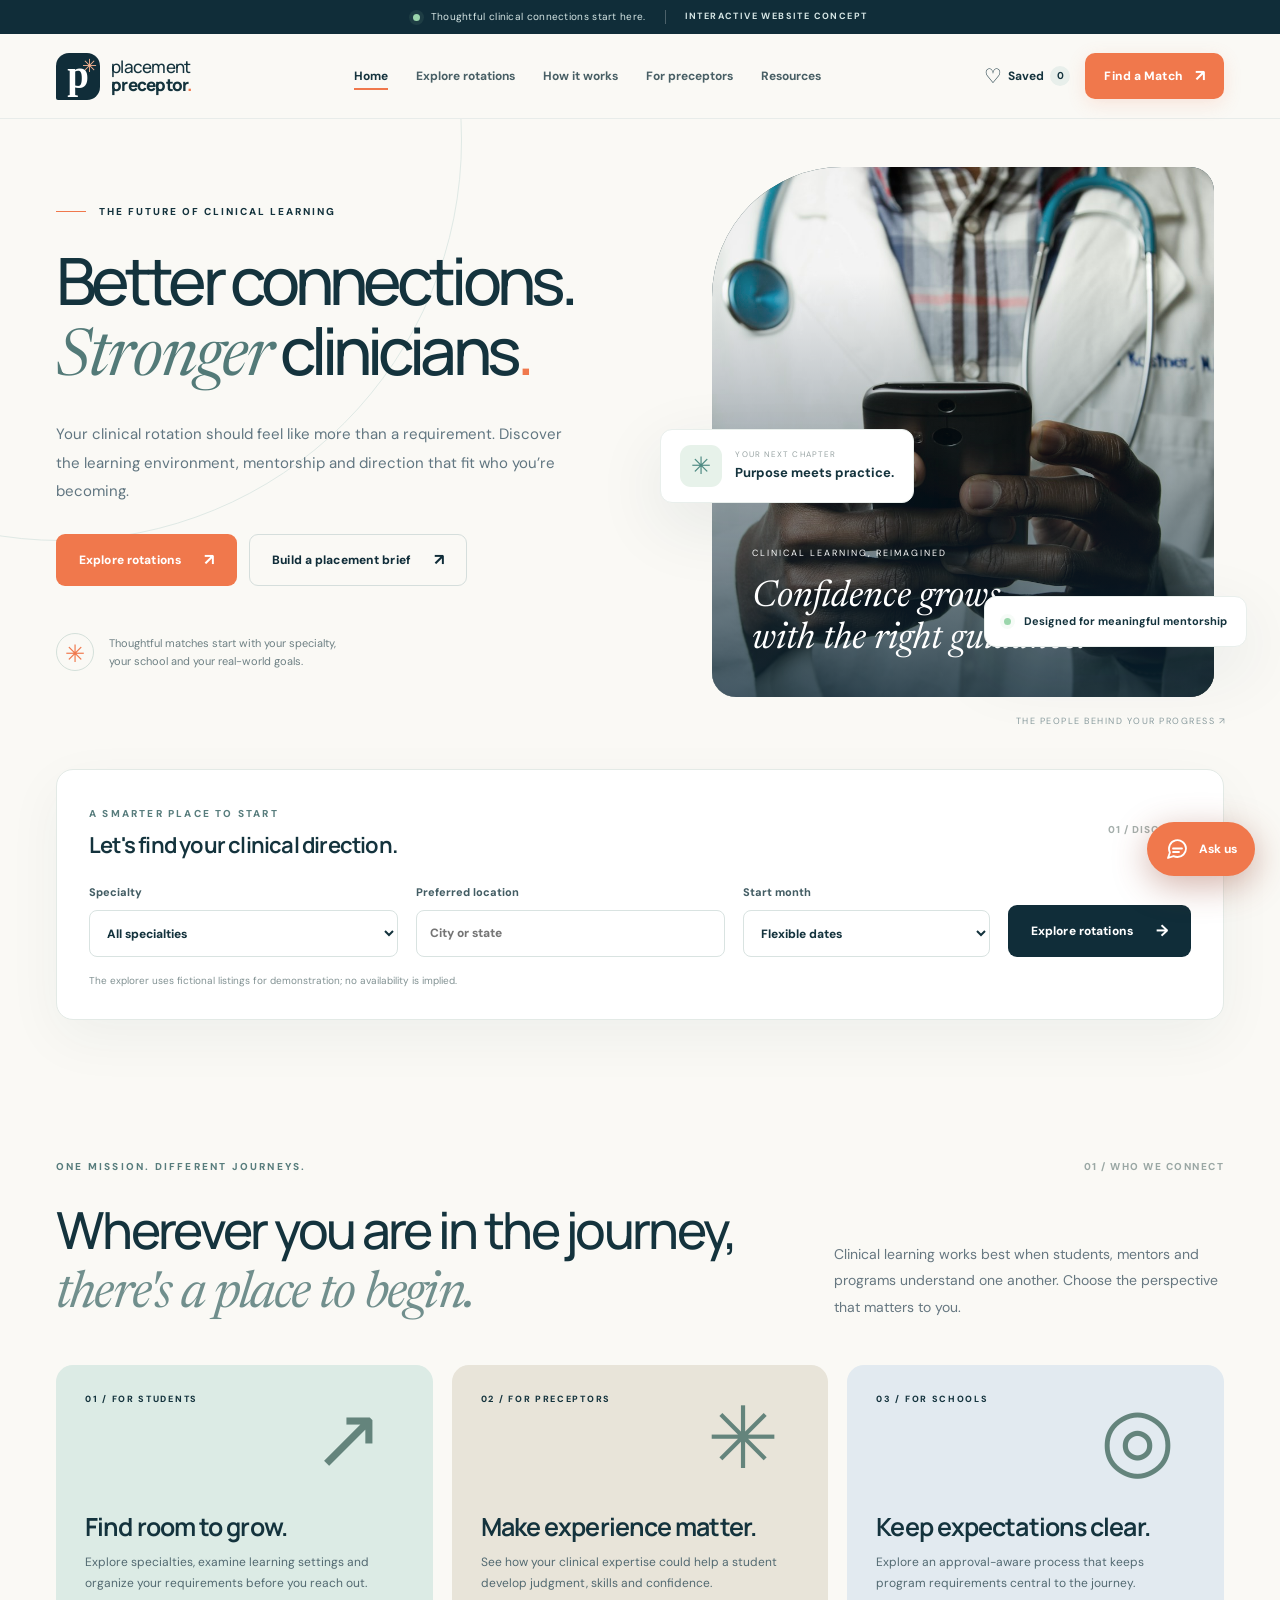
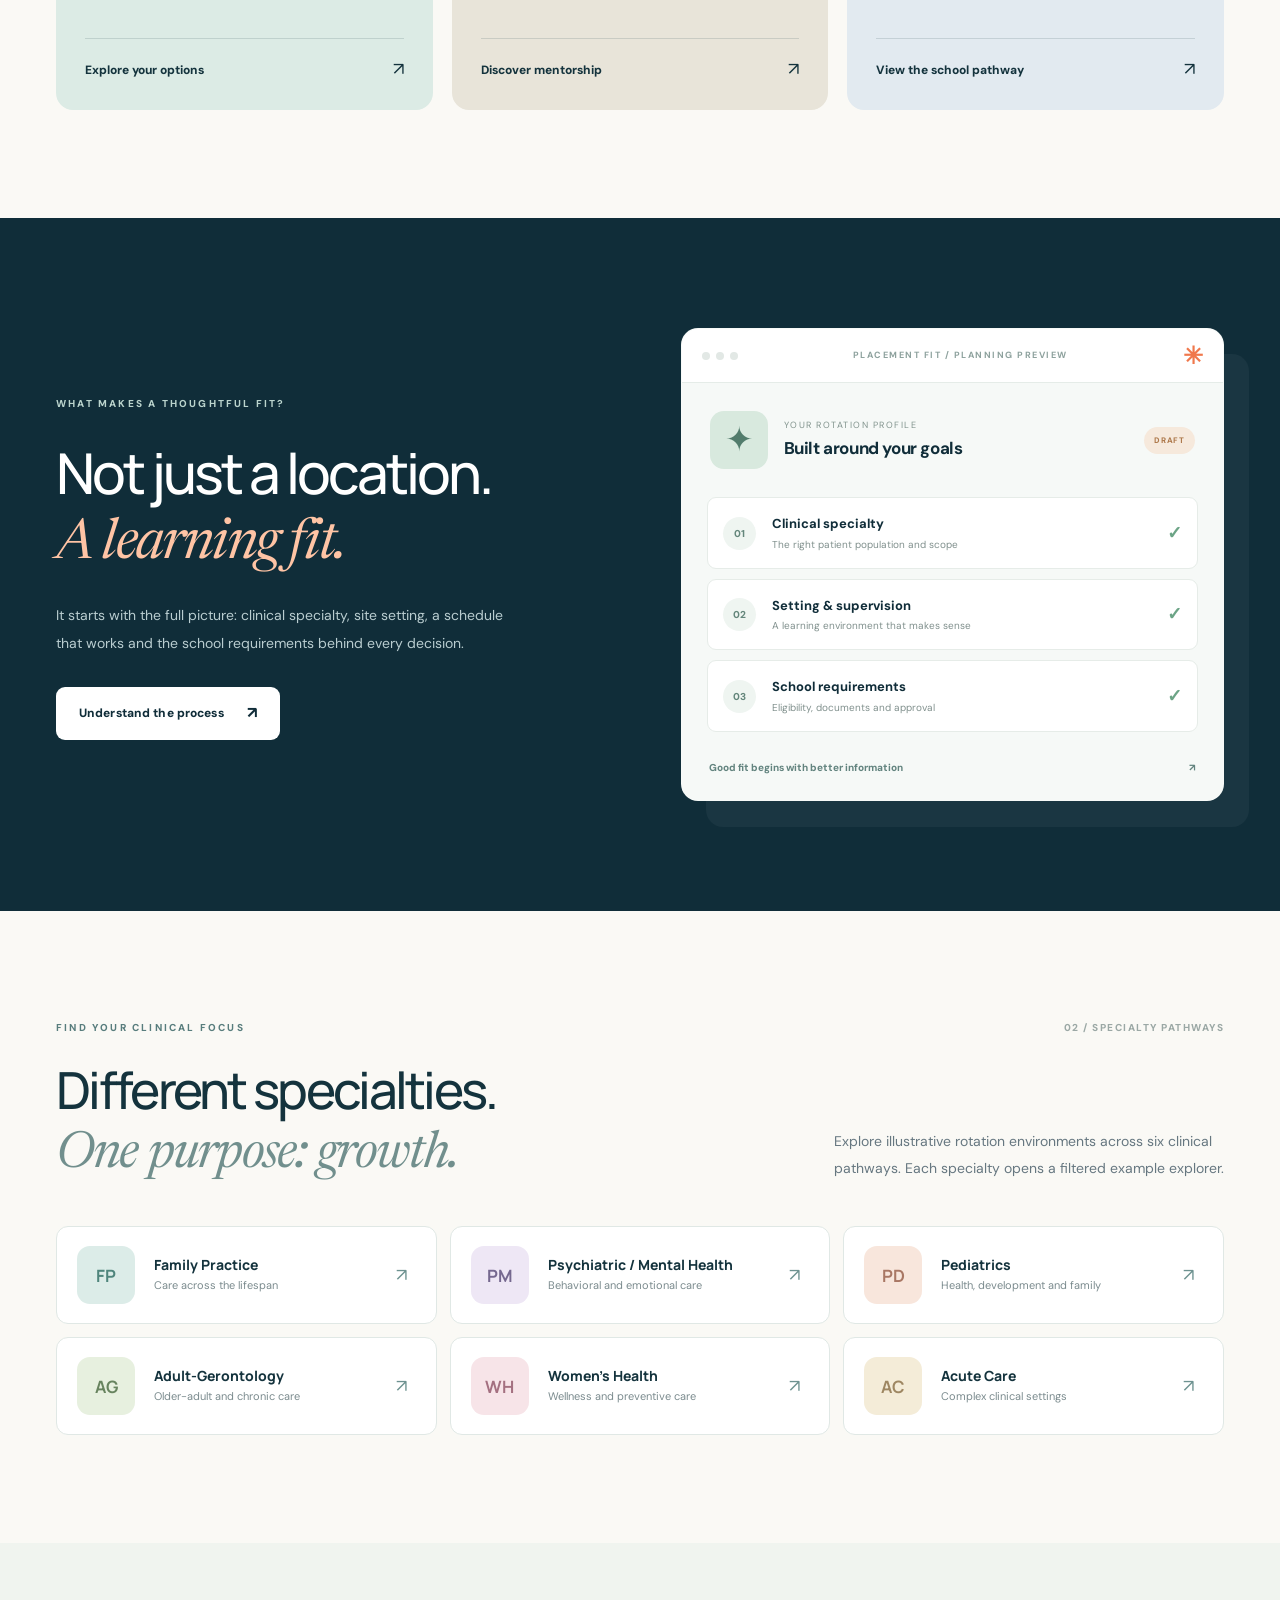
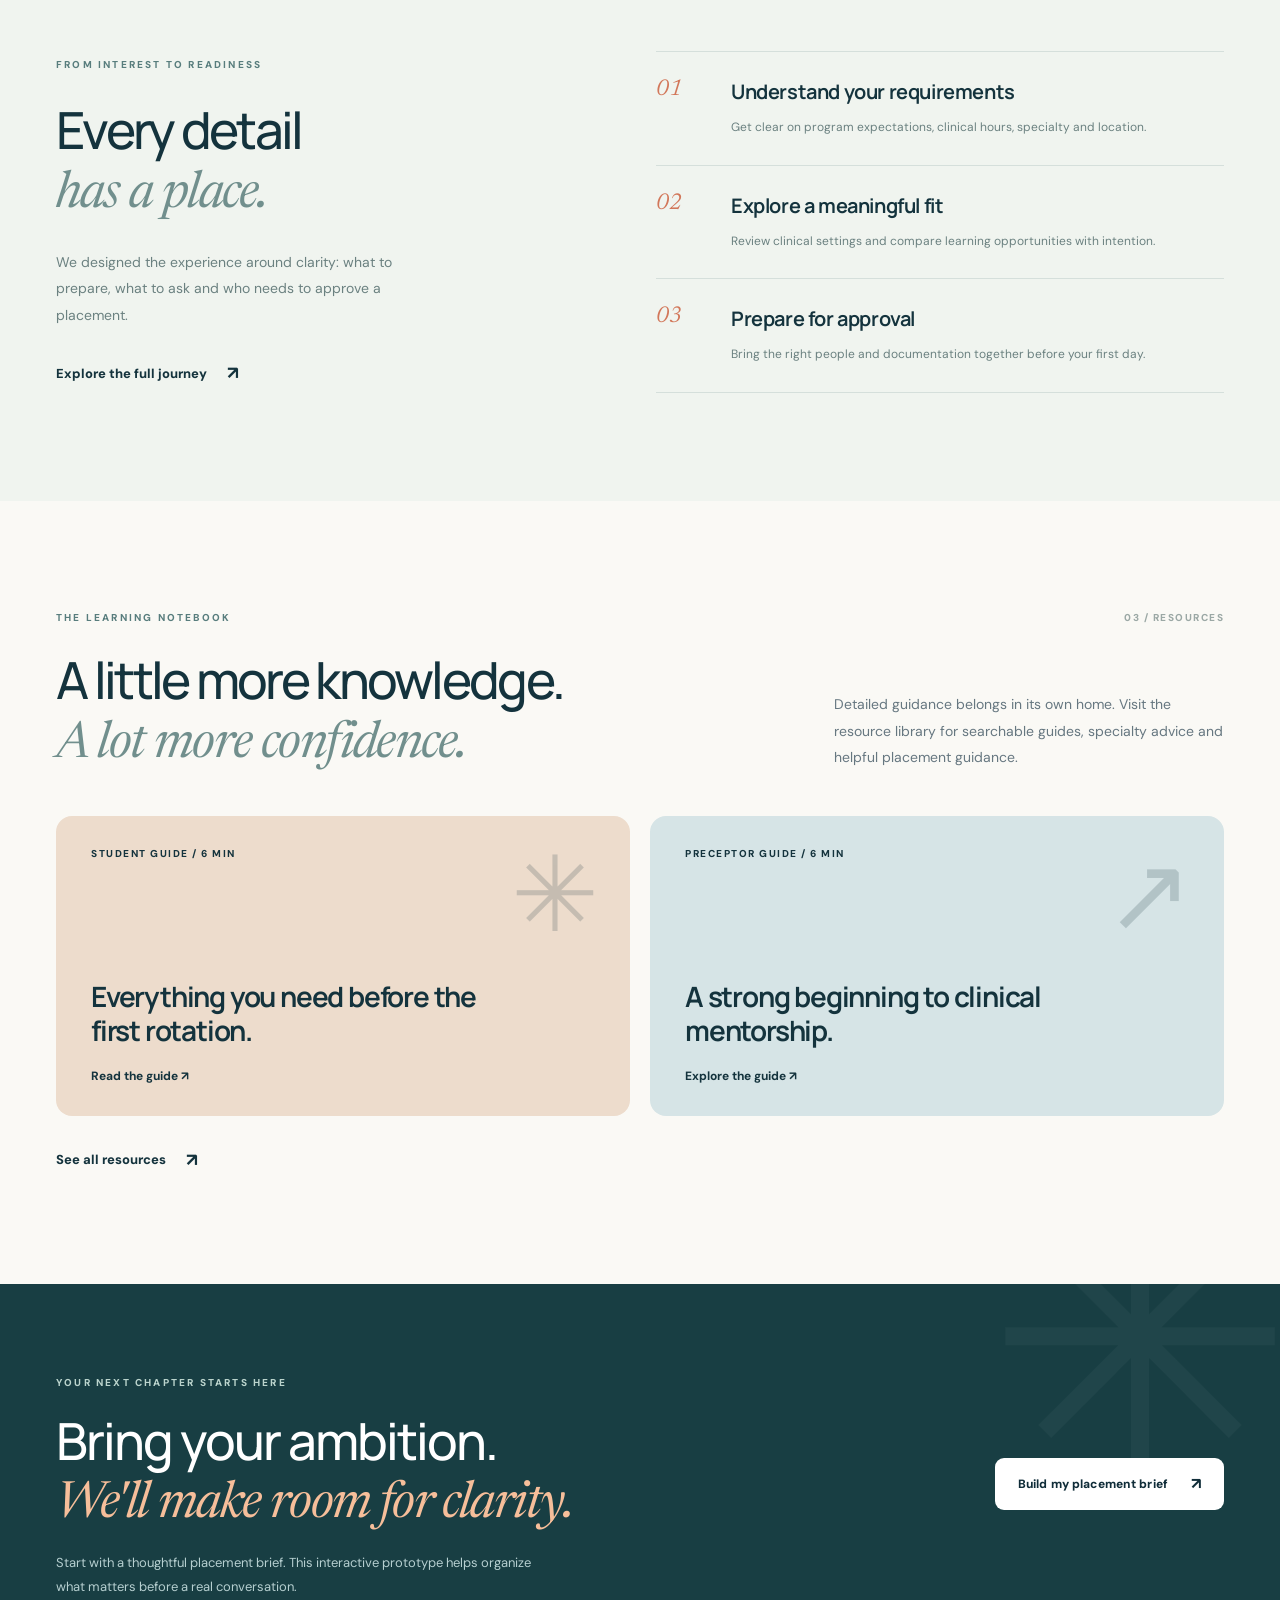
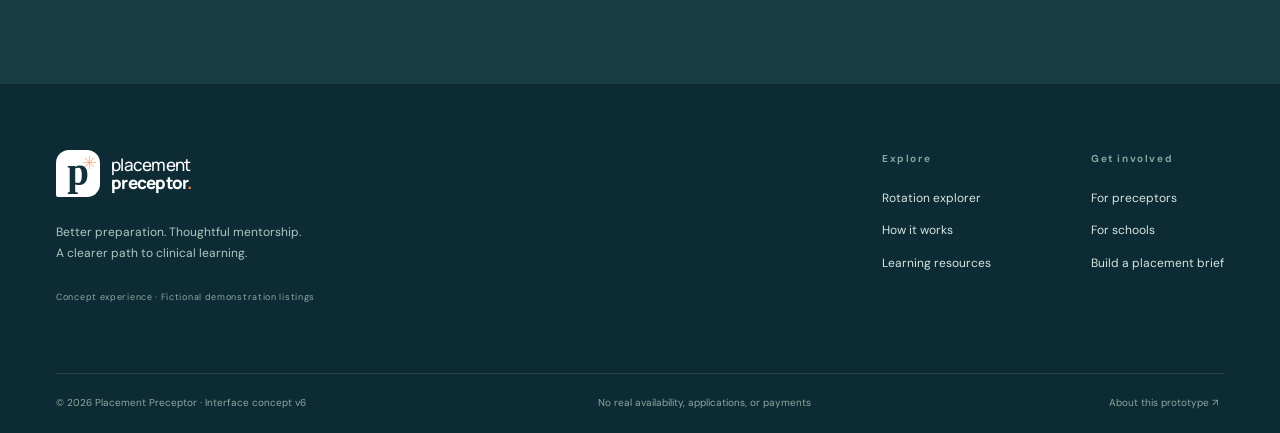
<file: index.html>
<!doctype html>
<html lang="en"><head>
<meta charset="utf-8"><meta name="viewport" content="width=device-width,initial-scale=1"><meta name="theme-color" content="#102d39">
<meta name="description" content="Explore an interactive clinical placement concept for students, preceptors and schools. Discover learning settings, mentorship and planning tools."><title>Better connections. Stronger clinicians. | Placement Preceptor</title>
<link rel="preconnect" href="https://fonts.googleapis.com"><link rel="preconnect" href="https://fonts.gstatic.com" crossorigin>
<link href="https://fonts.googleapis.com/css2?family=DM+Sans:wght@400;500;600;700;800&family=Manrope:wght@400;500;600;700;800&family=Newsreader:ital,opsz,wght@0,6..72,400;1,6..72,400&display=swap" rel="stylesheet">
<link rel="stylesheet" href="style.css"><script src="data.js" defer></script><script src="app.js" defer></script><script src="chat.js" defer></script></head>
<body data-page="home"><a class="skip-link" href="#main">Skip to content</a>
<div class="announcement"><span class="announcement-dot"></span><span>Thoughtful clinical connections start here.</span><span class="announcement-sep"></span><strong>INTERACTIVE WEBSITE CONCEPT</strong></div>
<header class="site-header" id="site-header"><div class="container header-row"><a class="brand" href="index.html" aria-label="Placement Preceptor home"><span class="brand-mark">p<span>✳</span></span><span class="brand-word">placement<strong>preceptor<span>.</span></strong></span></a><nav class="nav-links" id="site-nav" aria-label="Main navigation"><a href="index.html" aria-current="page">Home</a><a href="explore.html" >Explore rotations</a><a href="how-it-works.html" >How it works</a><a href="for-preceptors.html" >For preceptors</a><a href="resources.html" >Resources</a></nav><div class="header-cta"><a class="saved-link" href="explore.html?saved=1" aria-label="View saved example rotations"><span aria-hidden="true">♡</span><span class="saved-label">Saved</span><span class="saved-count" data-saved-count>0</span></a><button class="btn btn-accent btn-small header-find-match" data-start="student" aria-label="Find a Match - start your placement brief">Find a Match <span aria-hidden="true">↗</span></button><button class="menu-toggle" id="menu-toggle" aria-controls="site-nav" aria-expanded="false" aria-label="Open menu"><span></span><span></span><span></span></button></div></div><div class="scroll-progress" id="scroll-progress"></div></header>
<main id="main">
<section class="hero-home"><div class="container hero-grid"><div class="hero-copy reveal"><div class="eyebrow"><span class="eyebrow-line"></span> THE FUTURE OF CLINICAL LEARNING</div><h1>Better connections.<br><span class="serif-accent">Stronger</span> clinicians<span class="accent-period">.</span></h1><p class="hero-description">Your clinical rotation should feel like more than a requirement. Discover the learning environment, mentorship and direction that fit who you’re becoming.</p><div class="hero-actions"><a class="btn btn-accent" href="explore.html">Explore rotations <span>↗</span></a><button class="btn btn-ghost" data-start="student">Build a placement brief <span>↗</span></button></div><div class="hero-inline-note"><span class="note-symbol">✳</span><span>Thoughtful matches start with your specialty,<br>your school and your real-world goals.</span></div></div><div class="hero-visual reveal"><div class="hero-photo"><img src="assets/clinical-team.jpg" alt="Healthcare professional with a stethoscope viewing a mobile phone" fetchpriority="high"><div class="photo-gradient"></div><div class="photo-copy"><span>CLINICAL LEARNING, REIMAGINED</span><strong>Confidence grows<br>with the right guidance.</strong></div></div><div class="hero-photo-label">THE PEOPLE BEHIND YOUR PROGRESS <span>↗</span></div><div class="floating-note note-top"><span class="note-icon">✳</span><div><small>YOUR NEXT CHAPTER</small><strong>Purpose meets practice.</strong></div></div><div class="floating-note note-bottom"><span class="live-dot"></span><span>Designed for meaningful mentorship</span></div></div></div></section>
<section class="search-band" aria-labelledby="home-search-title"><div class="container"><div class="search-panel"><div class="search-header"><div><span class="label-overline">A SMARTER PLACE TO START</span><h2 id="home-search-title">Let's find your clinical direction.</h2></div><span class="search-step-tag">01 / DISCOVER</span></div><form id="home-search-form" class="home-search-form"><label>Specialty <select name="specialty" data-specialty-options><option value="">All specialties</option></select></label><label>Preferred location <input name="location" placeholder="City or state" autocomplete="off"></label><label>Start month <select name="month" data-month-options><option value="">Flexible dates</option></select></label><button type="submit" class="btn btn-dark">Explore rotations <span>→</span></button></form><p class="form-disclaimer">The explorer uses fictional listings for demonstration; no availability is implied.</p></div></div></section>
<section class="container section section-audiences"><div class="section-topline"><span class="section-kicker">ONE MISSION. DIFFERENT JOURNEYS.</span><span class="section-number">01 / WHO WE CONNECT</span></div><div class="section-intro"><h2>Wherever you are in the journey,<br><em>there's a place to begin.</em></h2><p>Clinical learning works best when students, mentors and programs understand one another. Choose the perspective that matters to you.</p></div><div class="audience-grid"><a href="explore.html" class="audience-card audience-students reveal"><span class="audience-index">01 / FOR STUDENTS</span><div class="audience-icon">↗</div><h3>Find room to grow.</h3><p>Explore specialties, examine learning settings and organize your requirements before you reach out.</p><span class="arrow-link">Explore your options <b>↗</b></span></a><a href="for-preceptors.html" class="audience-card audience-mentors reveal"><span class="audience-index">02 / FOR PRECEPTORS</span><div class="audience-icon">✳</div><h3>Make experience matter.</h3><p>See how your clinical expertise could help a student develop judgment, skills and confidence.</p><span class="arrow-link">Discover mentorship <b>↗</b></span></a><a href="how-it-works.html?audience=school" class="audience-card audience-schools reveal"><span class="audience-index">03 / FOR SCHOOLS</span><div class="audience-icon">◎</div><h3>Keep expectations clear.</h3><p>Explore an approval-aware process that keeps program requirements central to the journey.</p><span class="arrow-link">View the school pathway <b>↗</b></span></a></div></section>
<section class="section standout-section"><div class="container standout-grid"><div class="standout-copy reveal"><span class="section-kicker light">WHAT MAKES A THOUGHTFUL FIT?</span><h2>Not just a location.<br><em>A learning fit.</em></h2><p>It starts with the full picture: clinical specialty, site setting, a schedule that works and the school requirements behind every decision.</p><a class="btn btn-light" href="how-it-works.html">Understand the process <span>↗</span></a></div><div class="fit-interface reveal"><div class="interface-head"><span><i></i><i></i><i></i></span><small>PLACEMENT FIT / PLANNING PREVIEW</small><b>✳</b></div><div class="fit-profile"><span class="avatar-icon">✦</span><div><small>YOUR ROTATION PROFILE</small><strong>Built around your goals</strong></div><span class="fit-state">DRAFT</span></div><div class="fit-factor"><span>01</span><div><strong>Clinical specialty</strong><small>The right patient population and scope</small></div><b>✓</b></div><div class="fit-factor"><span>02</span><div><strong>Setting & supervision</strong><small>A learning environment that makes sense</small></div><b>✓</b></div><div class="fit-factor"><span>03</span><div><strong>School requirements</strong><small>Eligibility, documents and approval</small></div><b>✓</b></div><div class="fit-bottom">Good fit begins with better information <span>↗</span></div></div></div></section>
<section class="container section specialties-section"><div class="section-topline"><span class="section-kicker">FIND YOUR CLINICAL FOCUS</span><span class="section-number">02 / SPECIALTY PATHWAYS</span></div><div class="section-intro"><h2>Different specialties.<br><em>One purpose: growth.</em></h2><p>Explore illustrative rotation environments across six clinical pathways. Each specialty opens a filtered example explorer.</p></div><div class="specialty-grid" id="home-specialty-grid"><a href="explore.html?specialty=Family%20Practice" class="specialty-card"><span class="specialty-icon">FP</span><strong>Family Practice</strong><small>Care across the lifespan</small><b>↗</b></a><a href="explore.html?specialty=Psychiatric%20%2F%20Mental%20Health" class="specialty-card"><span class="specialty-icon lilac">PM</span><strong>Psychiatric / Mental Health</strong><small>Behavioral and emotional care</small><b>↗</b></a><a href="explore.html?specialty=Pediatrics" class="specialty-card"><span class="specialty-icon peach">PD</span><strong>Pediatrics</strong><small>Health, development and family</small><b>↗</b></a><a href="explore.html?specialty=Adult-Gerontology" class="specialty-card"><span class="specialty-icon sage">AG</span><strong>Adult-Gerontology</strong><small>Older-adult and chronic care</small><b>↗</b></a><a href="explore.html?specialty=Women%E2%80%99s%20Health" class="specialty-card"><span class="specialty-icon pink">WH</span><strong>Women’s Health</strong><small>Wellness and preventive care</small><b>↗</b></a><a href="explore.html?specialty=Acute%20Care" class="specialty-card"><span class="specialty-icon sand">AC</span><strong>Acute Care</strong><small>Complex clinical settings</small><b>↗</b></a></div></section>
<section class="section promise-section"><div class="container promise-grid"><div><span class="section-kicker">FROM INTEREST TO READINESS</span><h2>Every detail<br><em>has a place.</em></h2><p>We designed the experience around clarity: what to prepare, what to ask and who needs to approve a placement.</p><a class="text-link" href="how-it-works.html">Explore the full journey <span>↗</span></a></div><div class="promise-steps"><div><span>01</span><h3>Understand your requirements</h3><p>Get clear on program expectations, clinical hours, specialty and location.</p></div><div><span>02</span><h3>Explore a meaningful fit</h3><p>Review clinical settings and compare learning opportunities with intention.</p></div><div><span>03</span><h3>Prepare for approval</h3><p>Bring the right people and documentation together before your first day.</p></div></div></div></section>
<section class="container section home-resources"><div class="section-topline"><span class="section-kicker">THE LEARNING NOTEBOOK</span><span class="section-number">03 / RESOURCES</span></div><div class="section-intro"><h2>A little more knowledge.<br><em>A lot more confidence.</em></h2><p>Detailed guidance belongs in its own home. Visit the resource library for searchable guides, specialty advice and helpful placement guidance.</p></div><div class="home-guide-grid"><a href="resources.html?article=rotation-readiness" class="home-guide-card card-first"><span>STUDENT GUIDE / 6 MIN</span><div class="large-resource-symbol">✳</div><h3>Everything you need before the first rotation.</h3><b>Read the guide ↗</b></a><a href="resources.html?article=mentor-first-time" class="home-guide-card card-second"><span>PRECEPTOR GUIDE / 6 MIN</span><div class="large-resource-symbol">↗</div><h3>A strong beginning to clinical mentorship.</h3><b>Explore the guide ↗</b></a></div><a class="text-link more-link" href="resources.html">See all resources <span>↗</span></a></section>
<section class="cta-section"><div class="container cta-layout"><div><span class="section-kicker light">YOUR NEXT CHAPTER STARTS HERE</span><h2>Bring your ambition.<br><em>We'll make room for clarity.</em></h2><p>Start with a thoughtful placement brief. This interactive prototype helps organize what matters before a real conversation.</p></div><button class="btn btn-light" data-start="student">Build my placement brief <span>↗</span></button></div></section>
</main>
<footer class="site-footer"><div class="container"><div class="footer-top"><div><a class="brand footer-brand" href="index.html"><span class="brand-mark">p<span>✳</span></span><span class="brand-word">placement<strong>preceptor<span>.</span></strong></span></a><p>Better preparation. Thoughtful mentorship.<br>A clearer path to clinical learning.</p><span class="footer-demo">Concept experience · Fictional demonstration listings</span></div><div class="footer-link-columns"><div><h3>Explore</h3><a href="explore.html">Rotation explorer</a><a href="how-it-works.html">How it works</a><a href="resources.html">Learning resources</a></div><div><h3>Get involved</h3><a href="for-preceptors.html">For preceptors</a><a href="how-it-works.html?audience=school">For schools</a><button data-start="student">Build a placement brief</button></div></div></div><div class="footer-bottom"><span>© 2026 Placement Preceptor · Interface concept v6</span><span>No real availability, applications, or payments</span><button class="footer-about" data-resource="privacy">About this prototype ↗</button></div></div></footer>
<div class="toast" id="toast" role="status" aria-live="polite"></div>
<div class="compare-tray" id="compare-tray" hidden><div><span class="compare-dot">✳</span><strong><span id="compare-count">0</span> rotations selected</strong><small>Compare up to three example settings</small></div><div class="compare-tray-actions"><button class="text-btn" id="clear-compare">Clear</button><button class="btn btn-accent btn-small" id="show-compare">Compare options <span>↗</span></button></div></div>
<dialog id="modal" aria-labelledby="modal-title"><button class="modal-close" aria-label="Close dialog">×</button><div id="modal-content"></div></dialog>
</body></html>
</file>
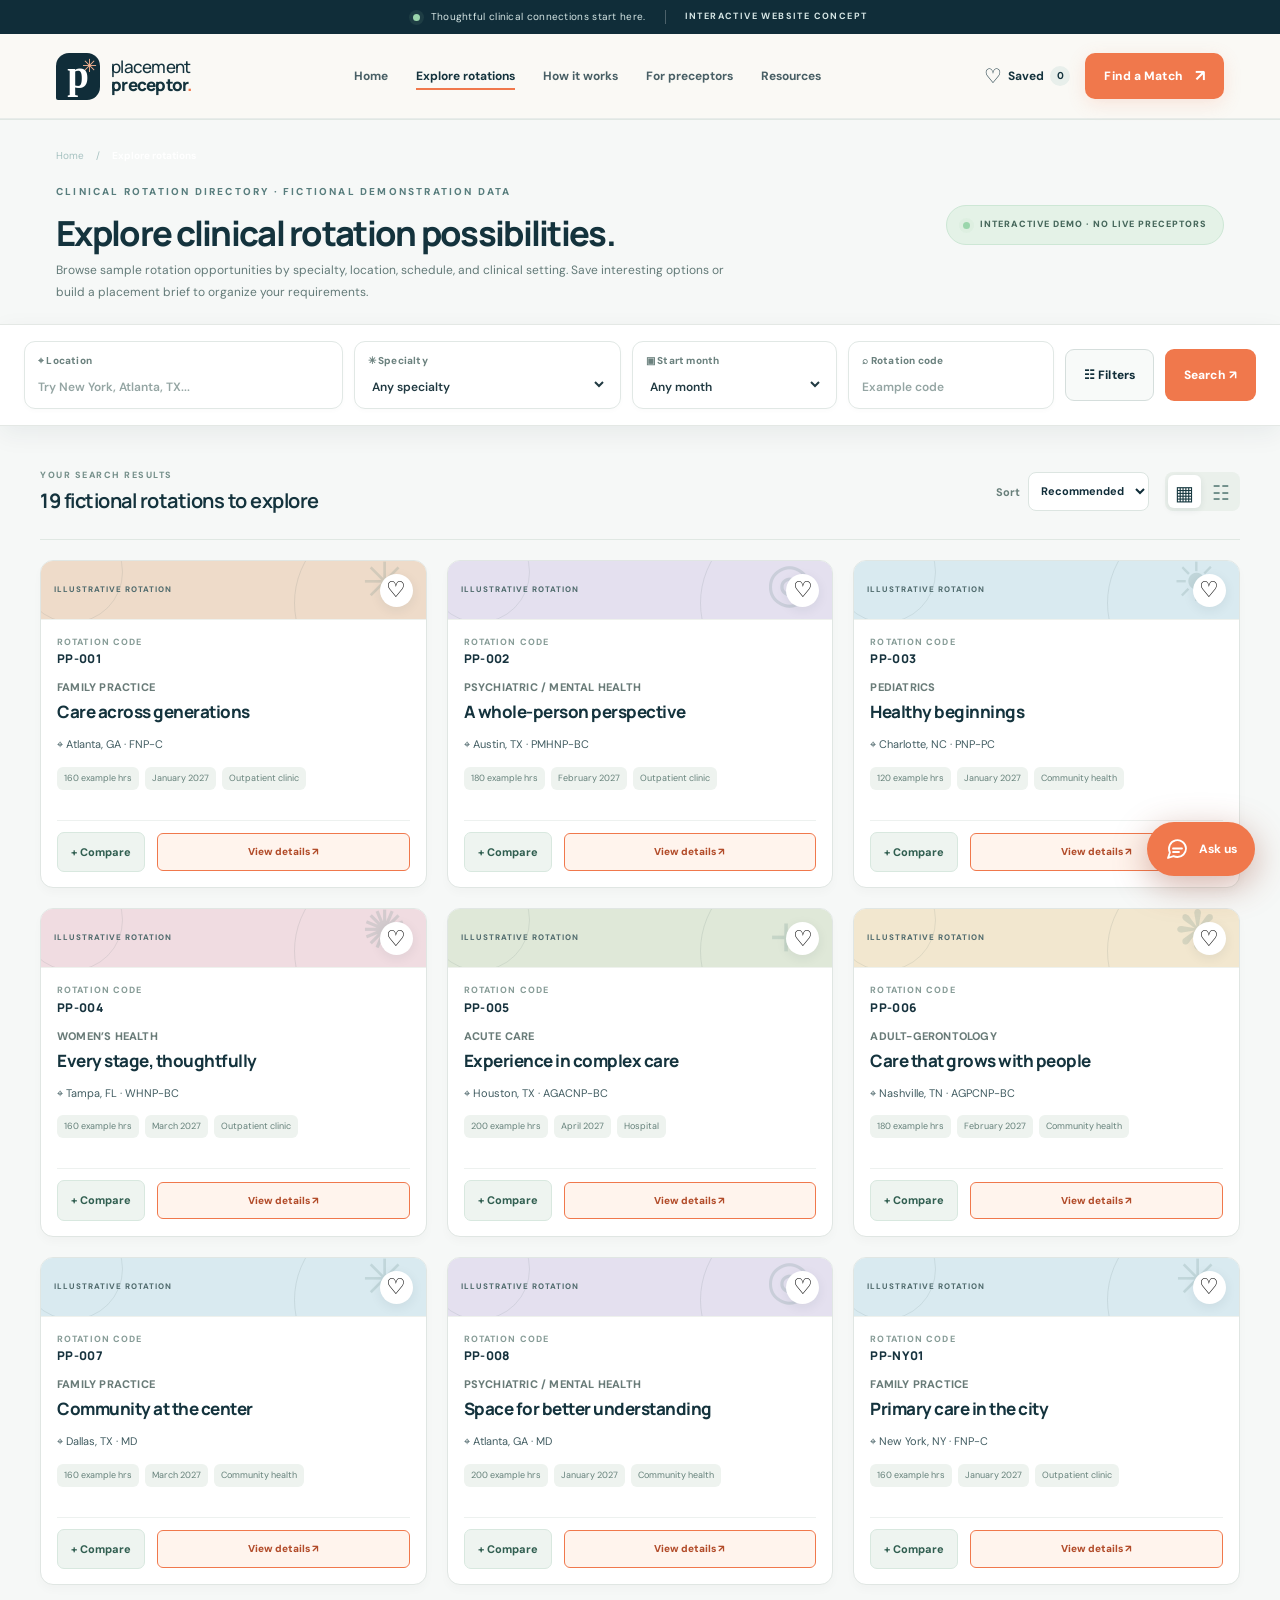
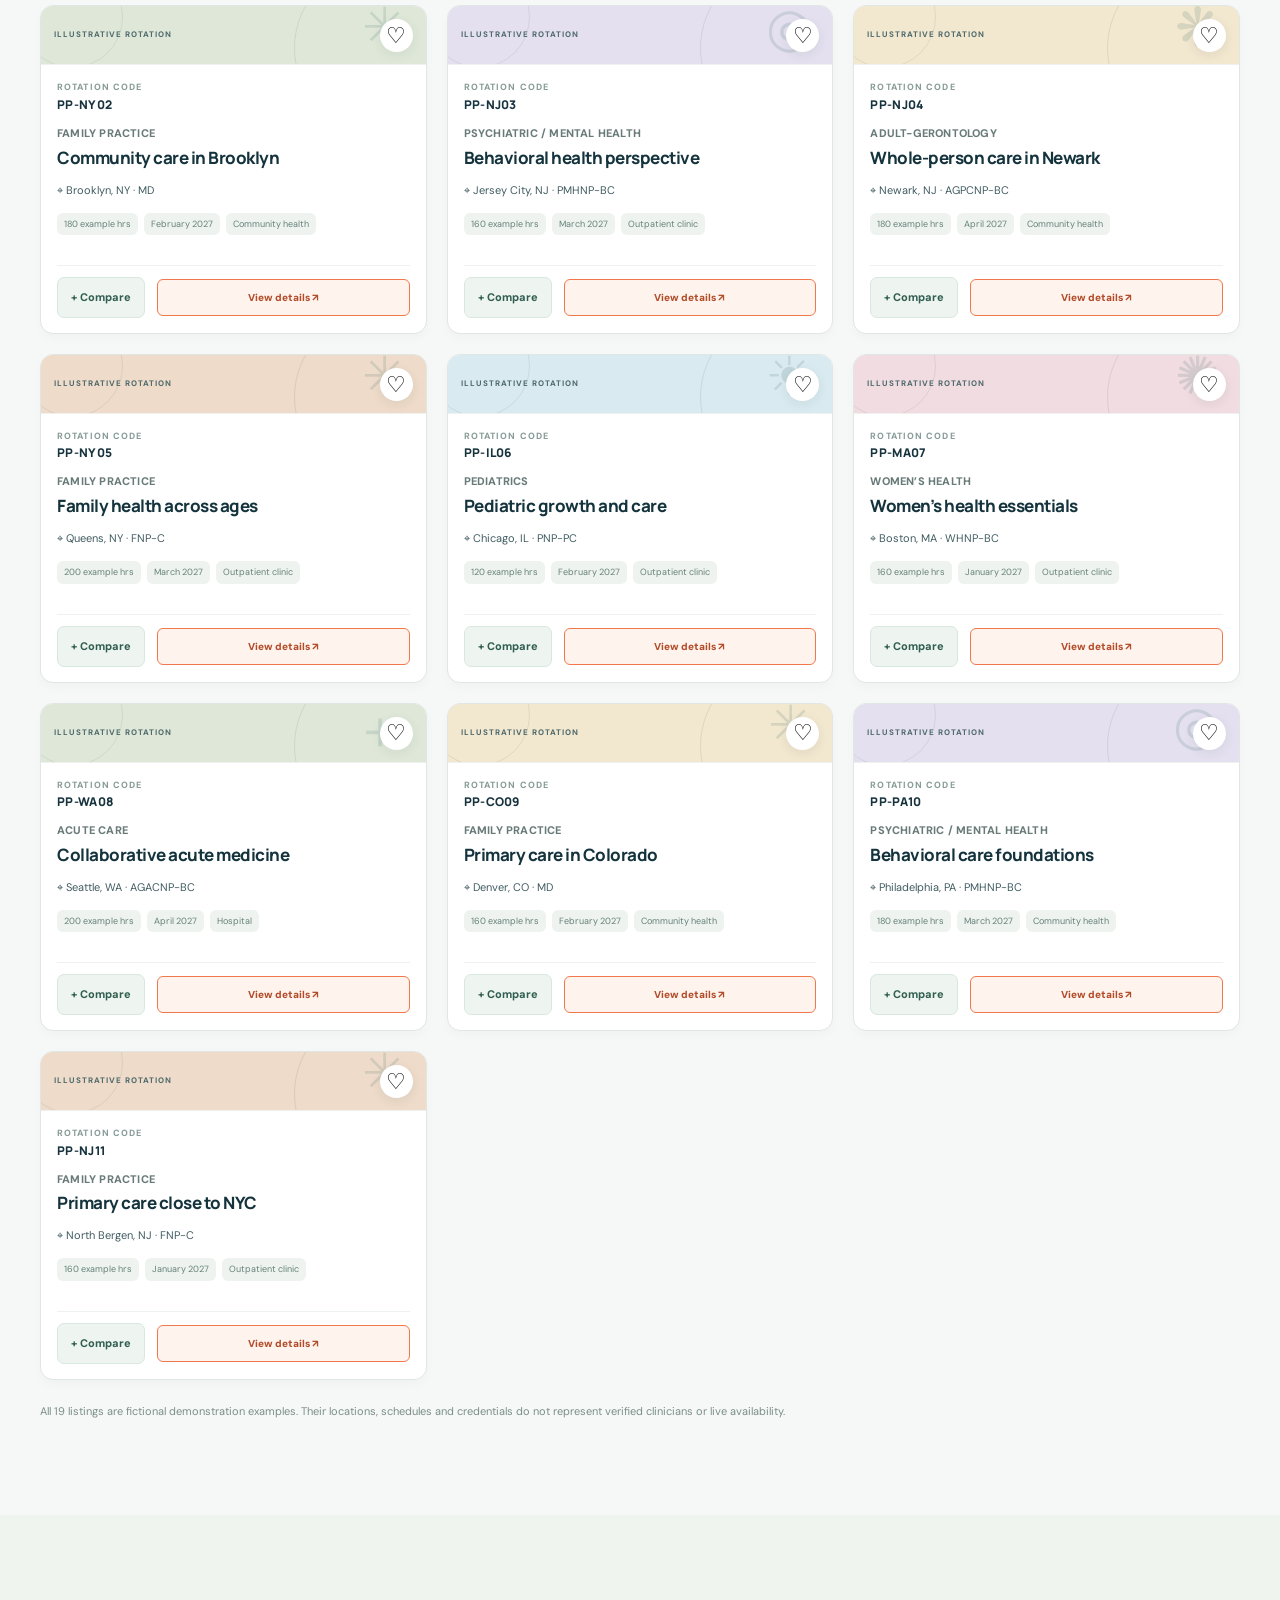
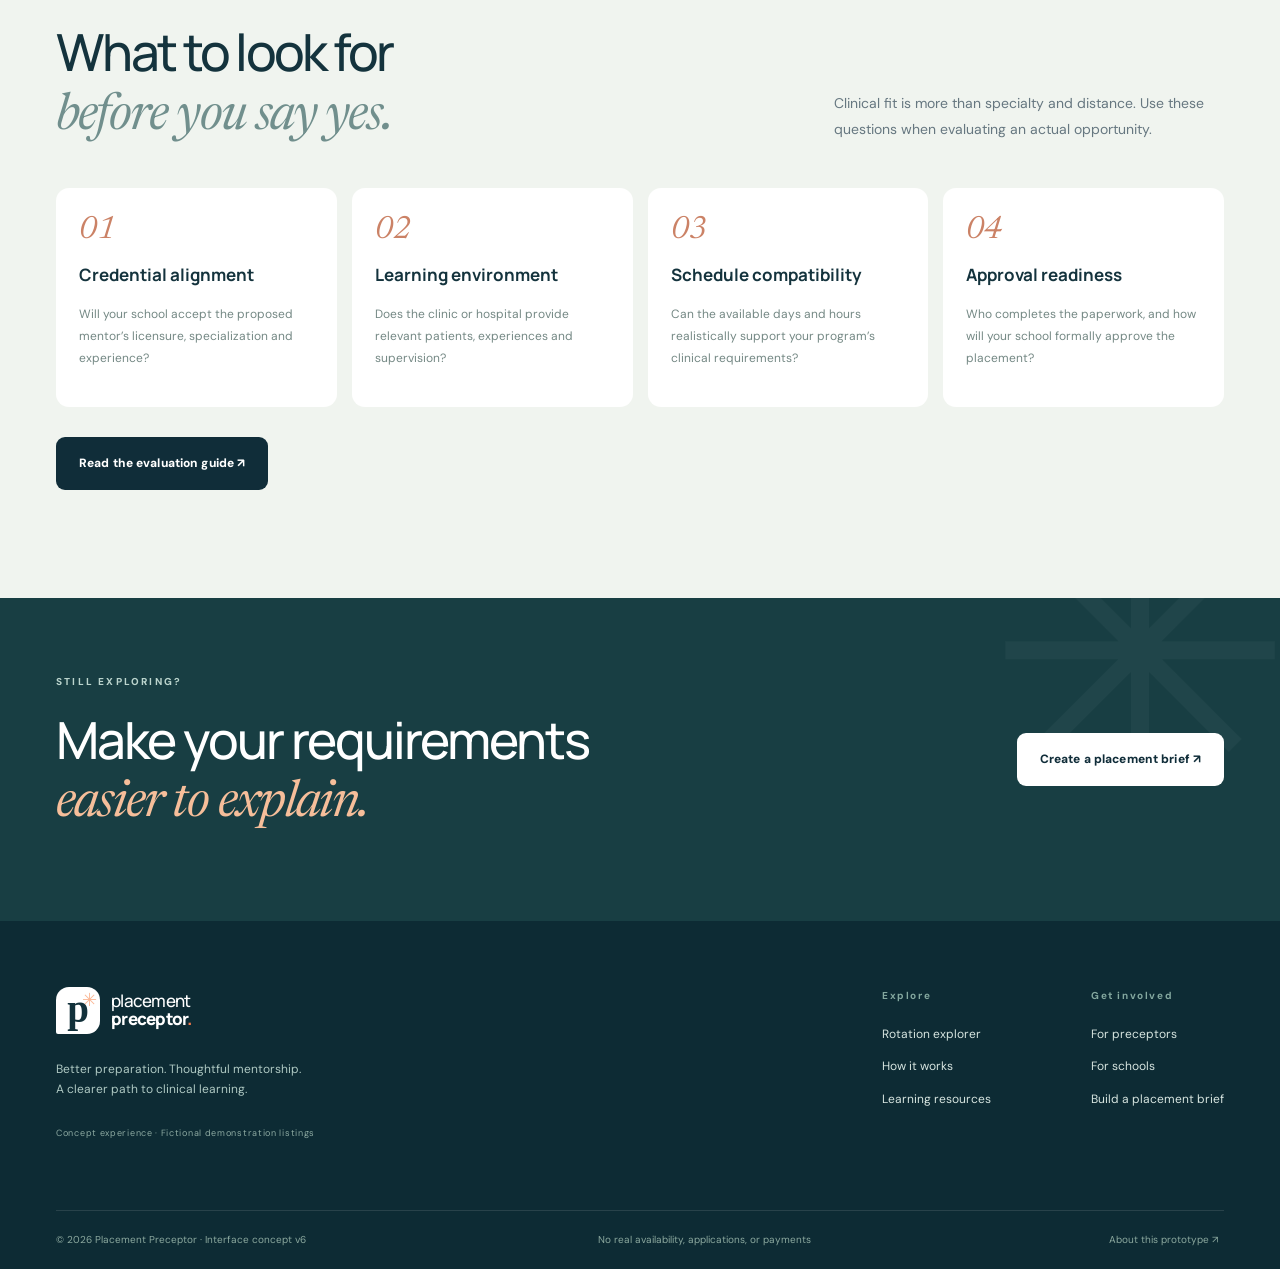
<file: explore.html>
<!doctype html>
<html lang="en"><head>
<meta charset="utf-8"><meta name="viewport" content="width=device-width,initial-scale=1"><meta name="theme-color" content="#102d39">
<meta name="description" content="Explore illustrative clinical rotation opportunities using advanced search, specialty, location, scheduling, and saved listings."><title>Explore Clinical Rotations | Placement Preceptor</title>
<link rel="preconnect" href="https://fonts.googleapis.com"><link rel="preconnect" href="https://fonts.gstatic.com" crossorigin>
<link href="https://fonts.googleapis.com/css2?family=DM+Sans:wght@400;500;600;700;800&family=Manrope:wght@400;500;600;700;800&family=Newsreader:ital,opsz,wght@0,6..72,400;1,6..72,400&display=swap" rel="stylesheet">
<link rel="stylesheet" href="style.css"><script src="data.js" defer></script><script src="app.js" defer></script><script src="chat.js" defer></script></head>
<body data-page="explore"><a class="skip-link" href="#main">Skip to content</a>
<div class="announcement"><span class="announcement-dot"></span><span>Thoughtful clinical connections start here.</span><span class="announcement-sep"></span><strong>INTERACTIVE WEBSITE CONCEPT</strong></div>
<header class="site-header" id="site-header"><div class="container header-row"><a class="brand" href="index.html" aria-label="Placement Preceptor home"><span class="brand-mark">p<span>✳</span></span><span class="brand-word">placement<strong>preceptor<span>.</span></strong></span></a><nav class="nav-links" id="site-nav" aria-label="Main navigation"><a href="index.html" >Home</a><a href="explore.html" aria-current="page">Explore rotations</a><a href="how-it-works.html" >How it works</a><a href="for-preceptors.html" >For preceptors</a><a href="resources.html" >Resources</a></nav><div class="header-cta"><a class="saved-link" href="explore.html?saved=1" aria-label="View saved example rotations"><span aria-hidden="true">♡</span><span class="saved-label">Saved</span><span class="saved-count" data-saved-count>0</span></a><button class="btn btn-accent btn-small header-find-match" data-start="student" aria-label="Find a Match - start your placement brief">Find a Match <span aria-hidden="true">↗</span></button><button class="menu-toggle" id="menu-toggle" aria-controls="site-nav" aria-expanded="false" aria-label="Open menu"><span></span><span></span><span></span></button></div></div><div class="scroll-progress" id="scroll-progress"></div></header>
<main id="main">
<section class="marketplace" id="marketplace" aria-labelledby="marketplace-title">
  <div class="marketplace-head container">
    <div><div class="breadcrumbs"><a href="index.html">Home</a><span> / </span><strong>Explore rotations</strong></div><span class="section-kicker">CLINICAL ROTATION DIRECTORY · FICTIONAL DEMONSTRATION DATA</span><h2 id="marketplace-title">Explore clinical rotation possibilities.</h2><p>Browse sample rotation opportunities by specialty, location, schedule, and clinical setting. Save interesting options or build a placement brief to organize your requirements.</p></div>
    <span class="marketplace-demo-pill"><span class="announcement-dot"></span> INTERACTIVE DEMO · NO LIVE PRECEPTORS</span>
  </div>
  <div class="marketplace-search" role="search">
    <label><span>⌖ Location</span><input id="filter-location" type="search" placeholder="Try New York, Atlanta, TX..." autocomplete="off" list="demo-cities"></label>
    <datalist id="demo-cities"><option value="New York"><option value="Brooklyn"><option value="Jersey City"><option value="Atlanta"><option value="Austin"><option value="Houston"><option value="Chicago"><option value="Boston"><option value="Seattle"><option value="Dallas"></datalist>
    <label><span>✳ Specialty</span><select id="filter-specialty" data-specialty-options><option value="">Any specialty</option></select></label>
    <label><span>▣ Start month</span><select id="filter-month" data-month-options><option value="">Any month</option></select></label>
    <label><span>⌕ Rotation code</span><input id="filter-code" type="search" placeholder="Example code" autocomplete="off"></label>
    <button type="button" id="directory-filter-toggle" class="btn btn-ghost" aria-expanded="false" aria-controls="filter-panel">☷ Filters</button>
    <button type="button" id="search-rotations" class="btn btn-accent">Search ↗</button>
  </div>
  <div id="filter-panel" class="directory-filter-panel" aria-label="Additional filters"><div class="directory-filter-inner container"><div><strong>Additional filters</strong><small>Refine demo listings only</small></div><label>Clinical setting<select id="filter-setting"><option value="">Any setting</option><option>Outpatient clinic</option><option>Community health</option><option>Hospital</option></select></label><label>Minimum hours<select id="filter-hours"><option value="">Any hours</option><option value="160">160+ hours</option><option value="180">180+ hours</option><option value="200">200+ hours</option></select></label><button type="button" id="saved-only" class="btn btn-ghost saved-filter-button" aria-pressed="false">♡ Saved only</button><button type="button" class="btn btn-outline" id="reset-filters">Clear filters ↻</button></div></div>
  <div class="directory-workspace">
    <section class="directory-results-pane" aria-label="Rotation search results">
      <div class="directory-results-toolbar"><div><p class="directory-label">YOUR SEARCH RESULTS</p><h3 id="results-count" aria-live="polite">Loading example rotations…</h3></div><div class="directory-results-actions"><label>Sort<select id="sort"><option value="recommended">Recommended</option><option value="hours">Most hours</option><option value="name">A–Z</option></select></label><div class="view-toggle" role="group" aria-label="Result layout"><button id="view-grid" class="active" aria-label="Grid view" aria-pressed="true">▦</button><button id="view-list" aria-label="List view" aria-pressed="false">☷</button></div></div></div>
      <div id="active-filters" class="active-filters" aria-label="Applied search filters"></div>
      <div class="directory-results-content" id="directory-results-scroll"><div id="rotation-grid" class="rotation-grid" aria-live="polite"></div><p class="directory-results-disclaimer">All 19 listings are fictional demonstration examples. Their locations, schedules and credentials do not represent verified clinicians or live availability.</p></div>
    </section>

  </div>
</section>
<section class="explore-below section"><div class="container"><div class="section-intro"><h2>What to look for<br><em>before you say yes.</em></h2><p>Clinical fit is more than specialty and distance. Use these questions when evaluating an actual opportunity.</p></div><div class="info-quad"><article><span>01</span><h3>Credential alignment</h3><p>Will your school accept the proposed mentor’s licensure, specialization and experience?</p></article><article><span>02</span><h3>Learning environment</h3><p>Does the clinic or hospital provide relevant patients, experiences and supervision?</p></article><article><span>03</span><h3>Schedule compatibility</h3><p>Can the available days and hours realistically support your program’s clinical requirements?</p></article><article><span>04</span><h3>Approval readiness</h3><p>Who completes the paperwork, and how will your school formally approve the placement?</p></article></div><a class="btn btn-dark" href="resources.html?article=choose-preceptor">Read the evaluation guide ↗</a></div></section>
<section class="cta-section compact-cta"><div class="container cta-layout"><div><span class="section-kicker light">STILL EXPLORING?</span><h2>Make your requirements<br><em>easier to explain.</em></h2></div><button class="btn btn-light" data-start="student">Create a placement brief ↗</button></div></section>
</main>
<footer class="site-footer"><div class="container"><div class="footer-top"><div><a class="brand footer-brand" href="index.html"><span class="brand-mark">p<span>✳</span></span><span class="brand-word">placement<strong>preceptor<span>.</span></strong></span></a><p>Better preparation. Thoughtful mentorship.<br>A clearer path to clinical learning.</p><span class="footer-demo">Concept experience · Fictional demonstration listings</span></div><div class="footer-link-columns"><div><h3>Explore</h3><a href="explore.html">Rotation explorer</a><a href="how-it-works.html">How it works</a><a href="resources.html">Learning resources</a></div><div><h3>Get involved</h3><a href="for-preceptors.html">For preceptors</a><a href="how-it-works.html?audience=school">For schools</a><button data-start="student">Build a placement brief</button></div></div></div><div class="footer-bottom"><span>© 2026 Placement Preceptor · Interface concept v6</span><span>No real availability, applications, or payments</span><button class="footer-about" data-resource="privacy">About this prototype ↗</button></div></div></footer>
<div class="toast" id="toast" role="status" aria-live="polite"></div>
<div class="compare-tray" id="compare-tray" hidden><div><span class="compare-dot">✳</span><strong><span id="compare-count">0</span> rotations selected</strong><small>Compare up to three example settings</small></div><div class="compare-tray-actions"><button class="text-btn" id="clear-compare">Clear</button><button class="btn btn-accent btn-small" id="show-compare">Compare options <span>↗</span></button></div></div>
<dialog id="modal" aria-labelledby="modal-title"><button class="modal-close" aria-label="Close dialog">×</button><div id="modal-content"></div></dialog>
</body></html>
</file>
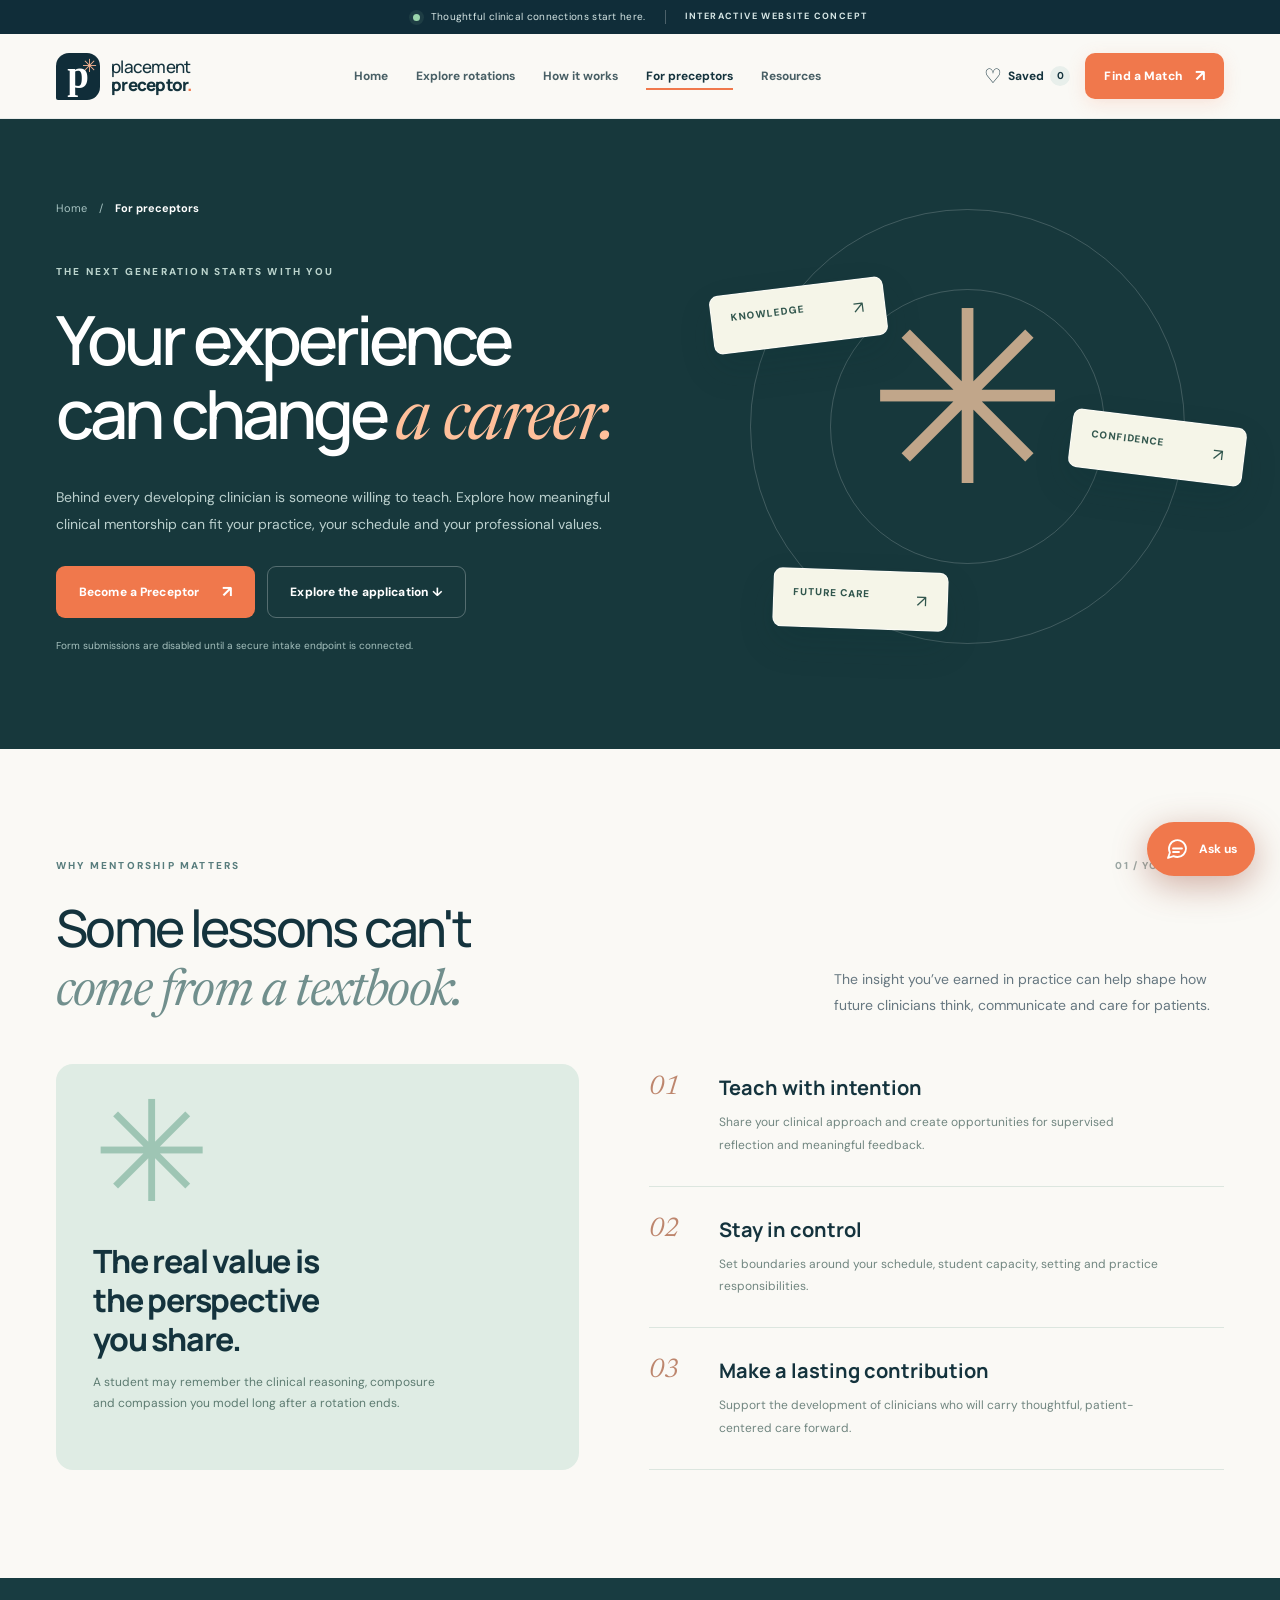
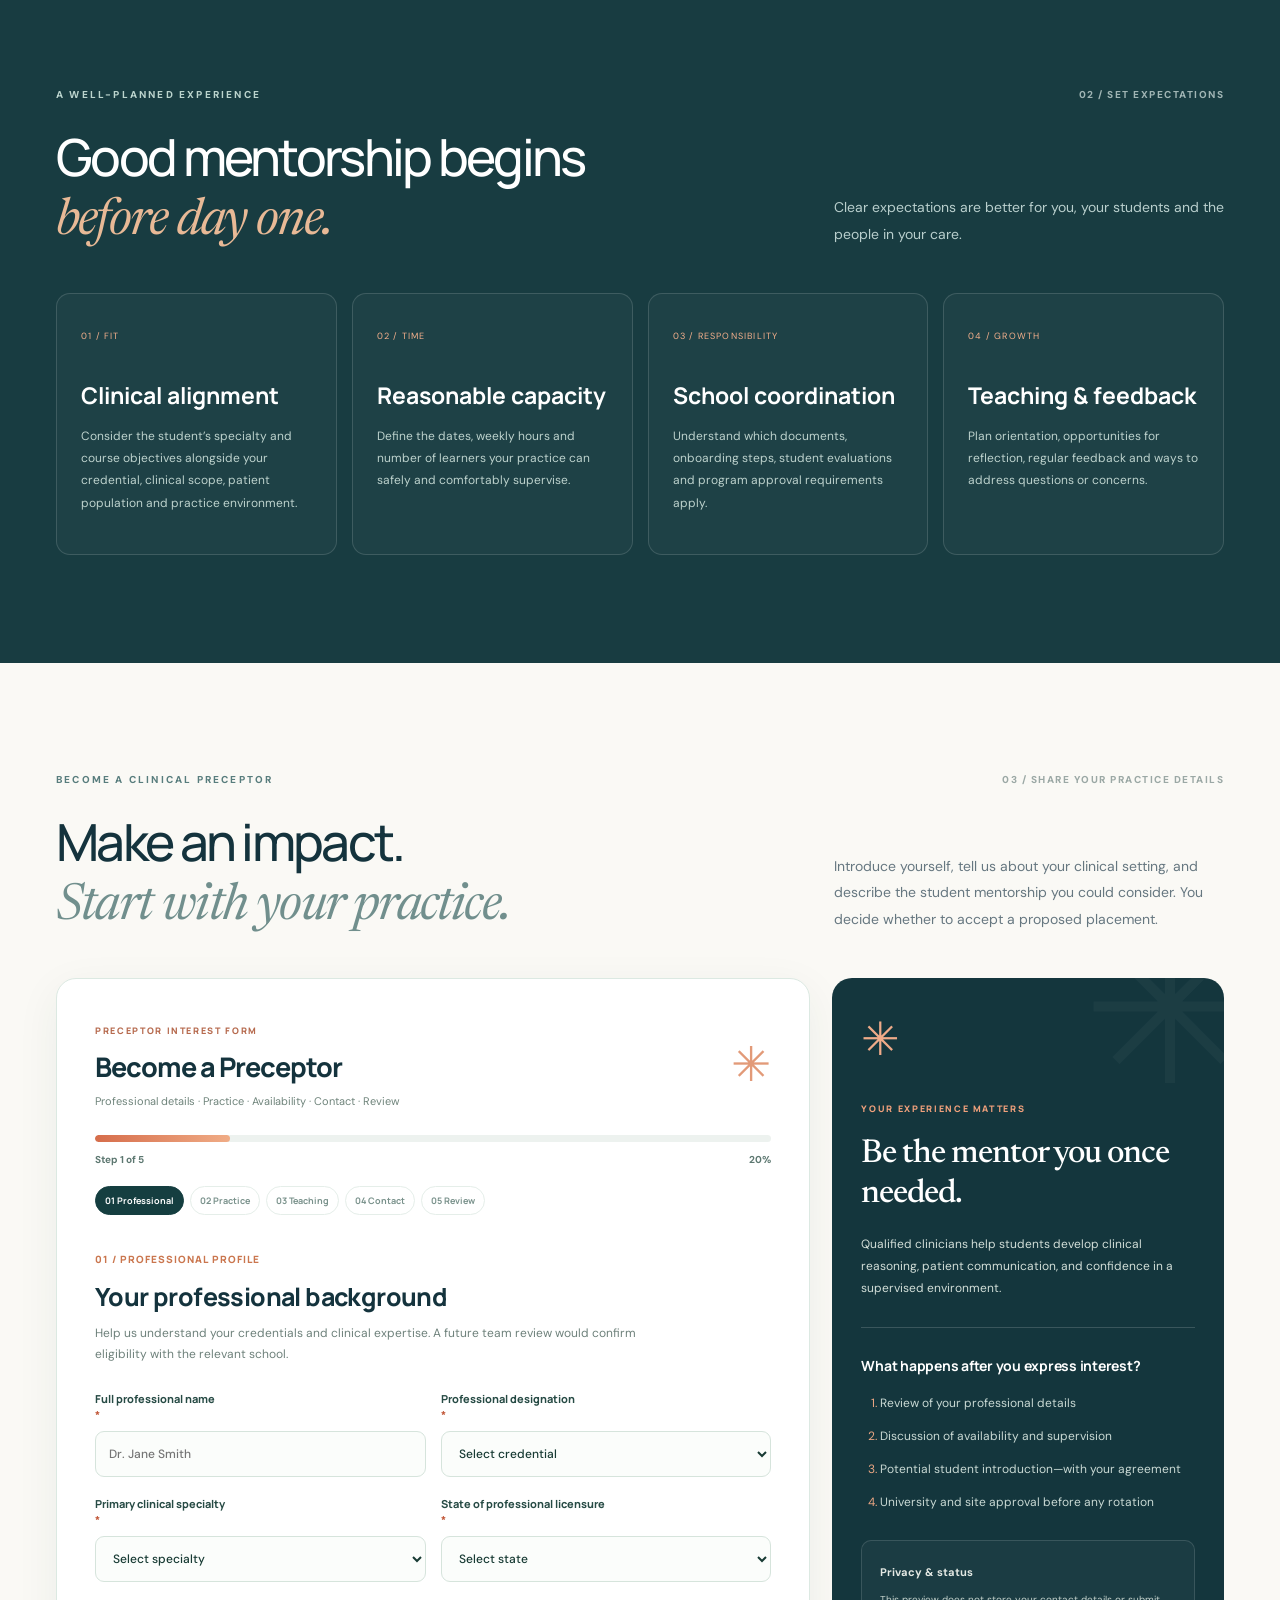
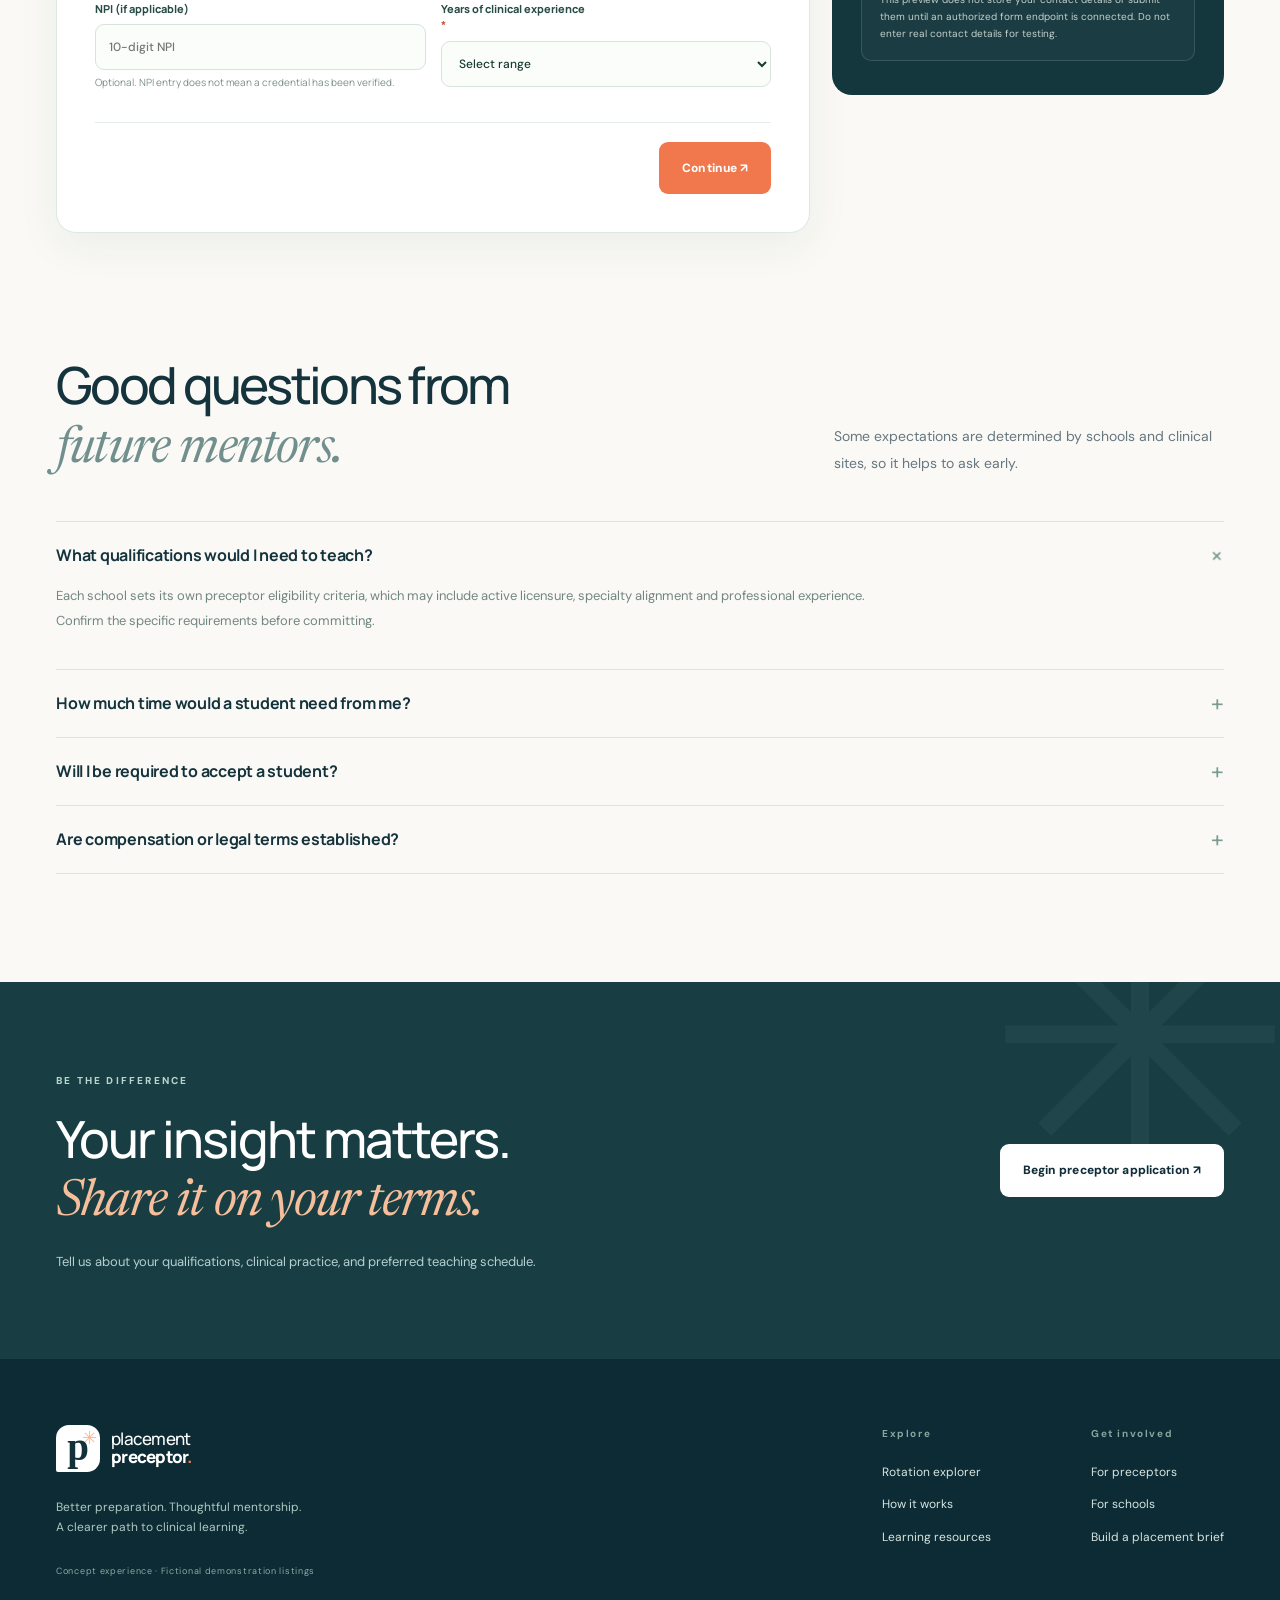
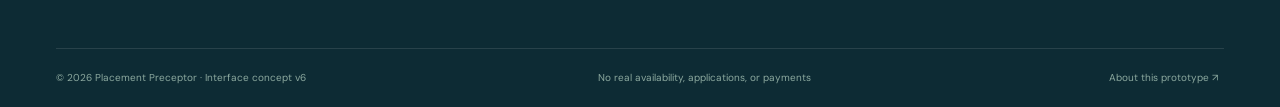
<file: for-preceptors.html>
<!DOCTYPE html>

<html lang="en"><head>
<meta charset="utf-8"/><meta content="width=device-width,initial-scale=1" name="viewport"/><meta content="#102d39" name="theme-color"/>
<meta content="Learn about clinical mentorship, teaching expectations and how a practice could plan for a student." name="description"/><title>For Clinical Preceptors | Placement Preceptor</title>
<link href="https://fonts.googleapis.com" rel="preconnect"/><link crossorigin="" href="https://fonts.gstatic.com" rel="preconnect"/>
<link href="https://fonts.googleapis.com/css2?family=DM+Sans:wght@400;500;600;700;800&amp;family=Manrope:wght@400;500;600;700;800&amp;family=Newsreader:ital,opsz,wght@0,6..72,400;1,6..72,400&amp;display=swap" rel="stylesheet"/>
<link href="style.css" rel="stylesheet"/><script defer="" src="data.js"></script><script defer="" src="app.js"></script><script defer="" src="chat.js"></script><script defer="" src="config.js"></script><script defer="" src="preceptor-application.js"></script></head>
<body data-page="preceptors"><a class="skip-link" href="#main">Skip to content</a>
<div class="announcement"><span class="announcement-dot"></span><span>Thoughtful clinical connections start here.</span><span class="announcement-sep"></span><strong>INTERACTIVE WEBSITE CONCEPT</strong></div>
<header class="site-header" id="site-header"><div class="container header-row"><a aria-label="Placement Preceptor home" class="brand" href="index.html"><span class="brand-mark">p<span>✳</span></span><span class="brand-word">placement<strong>preceptor<span>.</span></strong></span></a><nav aria-label="Main navigation" class="nav-links" id="site-nav"><a href="index.html">Home</a><a href="explore.html">Explore rotations</a><a href="how-it-works.html">How it works</a><a aria-current="page" href="for-preceptors.html">For preceptors</a><a href="resources.html">Resources</a></nav><div class="header-cta"><a aria-label="View saved example rotations" class="saved-link" href="explore.html?saved=1"><span aria-hidden="true">♡</span><span class="saved-label">Saved</span><span class="saved-count" data-saved-count="">0</span></a><button aria-label="Find a Match - start your placement brief" class="btn btn-accent btn-small header-find-match" data-start="student">Find a Match <span aria-hidden="true">↗</span></button><button aria-controls="site-nav" aria-expanded="false" aria-label="Open menu" class="menu-toggle" id="menu-toggle"><span></span><span></span><span></span></button></div></div><div class="scroll-progress" id="scroll-progress"></div></header>
<main id="main">
<section class="preceptor-hero"><div class="container preceptor-hero-layout"><div class="preceptor-intro"><div class="breadcrumbs"><a href="index.html">Home</a><span> / </span><strong>For preceptors</strong></div><span class="section-kicker light">THE NEXT GENERATION STARTS WITH YOU</span><h1>Your experience<br/>can change <em>a career.</em></h1><p>Behind every developing clinician is someone willing to teach. Explore how meaningful clinical mentorship can fit your practice, your schedule and your professional values.</p><div class="hero-actions"><a class="btn btn-accent" href="#become-a-preceptor">Become a Preceptor <span>↗</span></a><a class="btn btn-clear" href="#become-a-preceptor">Explore the application ↓</a></div><small class="hero-legal">Form submissions are disabled until a secure intake endpoint is connected.</small></div><div class="mentor-art"><div class="mentor-orbit outer"></div><div class="mentor-orbit inner"></div><span class="mentor-art-core">✳</span><div class="mentor-art-label mentor-a">KNOWLEDGE <b>↗</b></div><div class="mentor-art-label mentor-b">CONFIDENCE <b>↗</b></div><div class="mentor-art-label mentor-c">FUTURE CARE <b>↗</b></div></div></div></section>
<section class="container section mentor-benefits"><div class="section-topline"><span class="section-kicker">WHY MENTORSHIP MATTERS</span><span class="section-number">01 / YOUR IMPACT</span></div><div class="section-intro"><h2>Some lessons can't<br/><em>come from a textbook.</em></h2><p>The insight you’ve earned in practice can help shape how future clinicians think, communicate and care for patients.</p></div><div class="benefit-layout"><div class="benefit-feature"><span>✳</span><h3>The real value is<br/>the perspective<br/>you share.</h3><p>A student may remember the clinical reasoning, composure and compassion you model long after a rotation ends.</p></div><div class="benefit-list"><article><span>01</span><div><h3>Teach with intention</h3><p>Share your clinical approach and create opportunities for supervised reflection and meaningful feedback.</p></div></article><article><span>02</span><div><h3>Stay in control</h3><p>Set boundaries around your schedule, student capacity, setting and practice responsibilities.</p></div></article><article><span>03</span><div><h3>Make a lasting contribution</h3><p>Support the development of clinicians who will carry thoughtful, patient-centered care forward.</p></div></article></div></div></section>
<section class="mentor-expectations section"><div class="container"><div class="section-topline"><span class="section-kicker light">A WELL-PLANNED EXPERIENCE</span><span class="section-number light-number">02 / SET EXPECTATIONS</span></div><div class="section-intro light-intro"><h2>Good mentorship begins<br/><em>before day one.</em></h2><p>Clear expectations are better for you, your students and the people in your care.</p></div><div class="mentor-expectation-grid"><article><span>01 / FIT</span><h3>Clinical alignment</h3><p>Consider the student’s specialty and course objectives alongside your credential, clinical scope, patient population and practice environment.</p></article><article><span>02 / TIME</span><h3>Reasonable capacity</h3><p>Define the dates, weekly hours and number of learners your practice can safely and comfortably supervise.</p></article><article><span>03 / RESPONSIBILITY</span><h3>School coordination</h3><p>Understand which documents, onboarding steps, student evaluations and program approval requirements apply.</p></article><article><span>04 / GROWTH</span><h3>Teaching &amp; feedback</h3><p>Plan orientation, opportunities for reflection, regular feedback and ways to address questions or concerns.</p></article></div></div></section>
<section aria-labelledby="application-title" class="container section preceptor-application-section" id="become-a-preceptor">
<div class="section-topline"><span class="section-kicker">BECOME A CLINICAL PRECEPTOR</span><span class="section-number">03 / SHARE YOUR PRACTICE DETAILS</span></div>
<div class="section-intro"><h2 id="application-title">Make an impact.<br/><em>Start with your practice.</em></h2><p>Introduce yourself, tell us about your clinical setting, and describe the student mentorship you could consider. You decide whether to accept a proposed placement.</p></div>
<div class="application-layout">
<div class="application-main">
<div class="application-header"><div><span class="application-eyebrow">PRECEPTOR INTEREST FORM</span><h3>Become a Preceptor</h3><p>Professional details · Practice · Availability · Contact · Review</p></div><span aria-hidden="true" class="application-symbol">✳</span></div>
<div aria-label="Application progress" class="application-progress"><div class="application-progress-track"><span id="application-progress-fill"></span></div><div class="application-progress-label"><span id="application-progress-caption">Step 1 of 5</span><span id="application-progress-percent">20%</span></div></div>
<div aria-hidden="true" class="application-step-chips"><span class="active">01 Professional</span><span>02 Practice</span><span>03 Teaching</span><span>04 Contact</span><span>05 Review</span></div>
<form autocomplete="on" id="preceptor-application" novalidate="">
<div class="application-step" data-app-step="0">
<span class="application-section-label">01 / PROFESSIONAL PROFILE</span><h4>Your professional background</h4><p class="application-description">Help us understand your credentials and clinical expertise. A future team review would confirm eligibility with the relevant school.</p>
<div class="application-form-grid">
<label class="application-field">Full professional name <span>*</span><input autocomplete="name" maxlength="120" name="fullName" placeholder="Dr. Jane Smith" required=""/></label>
<label class="application-field">Professional designation <span>*</span><select name="credential" required=""><option value="">Select credential</option><option>MD</option><option>DO</option><option>NP / APRN</option><option>PA / PA-C</option><option>Other</option></select></label>
<label class="application-field">Primary clinical specialty <span>*</span><select name="specialty" required=""><option value="">Select specialty</option><option>Family Practice</option><option>Psychiatric / Mental Health</option><option>Adult-Gerontology</option><option>Pediatrics</option><option>Women’s Health</option><option>Acute Care</option><option>Internal Medicine</option><option>Other</option></select></label>
<label class="application-field">State of professional licensure <span>*</span><select data-us-state-select="" name="licenseState" required=""><option value="">Select state</option></select></label>
<label class="application-field">NPI (if applicable)<input inputmode="numeric" maxlength="10" name="npi" pattern="[0-9]{10}" placeholder="10-digit NPI" type="text"/><small>Optional. NPI entry does not mean a credential has been verified.</small></label>
<label class="application-field">Years of clinical experience <span>*</span><select name="yearsExperience" required=""><option value="">Select range</option><option value="0-2">0–2 years</option><option value="3-5">3–5 years</option><option value="6-10">6–10 years</option><option value="11+">11+ years</option></select></label>
</div>
</div>
<div class="application-step" data-app-step="1" hidden="">
<span class="application-section-label">02 / PRACTICE DETAILS</span><h4>Your clinical environment</h4><p class="application-description">A student’s school considers the clinical setting, patient population, and supervision requirements—not location alone.</p>
<div class="application-form-grid">
<label class="application-field span-all">Clinic, practice or hospital name <span>*</span><input autocomplete="organization" maxlength="160" name="practiceName" placeholder="Practice / healthcare organization" required=""/></label>
<label class="application-field">City <span>*</span><input autocomplete="address-level2" maxlength="80" name="city" placeholder="City" required=""/></label>
<label class="application-field">Practice state <span>*</span><select data-us-state-select="" name="practiceState" required=""><option value="">Select state</option></select></label>
<label class="application-field">ZIP code <span>*</span><input inputmode="numeric" maxlength="10" name="zip" pattern="[0-9]{5}(-[0-9]{4})?" placeholder="e.g. 10001" required=""/></label>
<label class="application-field">Practice setting <span>*</span><select name="setting" required=""><option value="">Select setting</option><option>Outpatient clinic</option><option>Community health center</option><option>Hospital / inpatient</option><option>Urgent care</option><option>Private practice</option><option>Other clinical setting</option></select></label>
<label class="application-field span-all">Patient populations / clinical services <span>*</span><textarea maxlength="600" name="patientPopulation" placeholder="Example: adult primary care, preventive visits, chronic disease follow-ups" required="" rows="3"></textarea></label>
</div>
</div>
<div class="application-step" data-app-step="2" hidden="">
<span class="application-section-label">03 / MENTORSHIP AVAILABILITY</span><h4>Teaching on your terms</h4><p class="application-description">Share a realistic starting point. Schedule and capacity can be confirmed when reviewing a specific student request.</p>
<div class="application-form-grid">
<label class="application-field">Potential start month <span>*</span><input name="startMonth" required="" type="month"/></label>
<label class="application-field">Students you could consider <span>*</span><select name="capacity" required=""><option value="">Choose capacity</option><option value="1">1 student</option><option value="2">2 students</option><option value="3">3 students</option><option value="4+">4+ students</option></select></label>
<label class="application-field">Days available per week <span>*</span><select name="days" required=""><option value="">Choose days</option><option value="1">1 day</option><option value="2">2 days</option><option value="3">3 days</option><option value="4">4 days</option><option value="5">5 days</option></select></label>
<label class="application-field">Preferred student type <span>*</span><select name="studentType" required=""><option value="">Choose preference</option><option>NP students</option><option>PA students</option><option>Nursing students</option><option>Open to discussing</option></select></label>
<label class="application-field span-all">Additional teaching preferences (optional)<textarea maxlength="1000" name="teachingNotes" placeholder="Preferred weekdays, rotation length, program requirements, or supervision preferences" rows="3"></textarea></label>
</div>
</div>
<div class="application-step" data-app-step="3" hidden="">
<span class="application-section-label">04 / CONTACT &amp; CONSENT</span><h4>How we can reach you</h4><p class="application-description">These details would be used only to discuss your interest in supervising students when a secure intake connection is enabled.</p>
<div class="application-form-grid">
<label class="application-field">Professional email <span>*</span><input autocomplete="email" maxlength="160" name="email" placeholder="doctor@practice.com" required="" type="email"/></label>
<label class="application-field">Contact phone <span>*</span><input autocomplete="tel" maxlength="25" name="phone" pattern="[0-9+().\s-]{7,25}" placeholder="(555) 123-4567" required="" type="tel"/></label>
<label class="application-field span-all">Best way to contact you <span>*</span><select name="contactPreference" required=""><option value="">Choose preference</option><option>Email</option><option>Phone</option><option>Either</option></select></label>
</div>
<label class="application-consent"><input name="consent" required="" type="checkbox"/><span>I agree to be contacted about potential clinical preceptorship opportunities. I understand that completing this form does not establish a placement, guarantee eligibility or commit me to supervise a student. <strong>*</strong></span></label>
<div aria-hidden="true" class="application-honeypot"><label>Leave this blank <input autocomplete="off" name="website" tabindex="-1"/></label></div>
</div>
<div class="application-step" data-app-step="4" hidden="">
<span class="application-section-label">05 / REVIEW</span><h4>Review your application</h4><p class="application-description">Check the details below before using the connected submission service. You can return to a previous step to correct anything.</p>
<div aria-live="polite" class="application-review" id="application-review"></div>
<p class="application-connection-note" id="application-connection-note" role="status">This website has no submission service configured. You can preview and copy a sample application, but it will not be delivered to a team.</p>
<div aria-live="polite" class="application-submit-status" id="application-submit-status" role="status"></div>
</div>
<div class="application-navigation"><button class="btn btn-ghost" hidden="" id="application-back" type="button">← Back</button><button class="btn btn-accent" id="application-next" type="button">Continue ↗</button><button class="btn btn-dark" hidden="" id="application-copy" type="button">Copy application summary ↗</button><button class="btn btn-accent" hidden="" id="application-send" type="button">Submit application ↗</button></div>
</form>
</div>
<aside class="application-sidebar"><div class="application-sidebar-icon">✳</div><span class="application-eyebrow">YOUR EXPERIENCE MATTERS</span><h3>Be the mentor you once needed.</h3><p>Qualified clinicians help students develop clinical reasoning, patient communication, and confidence in a supervised environment.</p><div class="application-sidebar-rule"></div><h4>What happens after you express interest?</h4><ol><li>Review of your professional details</li><li>Discussion of availability and supervision</li><li>Potential student introduction—with your agreement</li><li>University and site approval before any rotation</li></ol><div class="application-aside-note"><strong>Privacy &amp; status</strong><p>This preview does not store your contact details or submit them until an authorized form endpoint is connected. Do not enter real contact details for testing.</p></div></aside>
</div>
</section>
<section class="container section mentor-faq-section"><div class="section-intro"><h2>Good questions from<br/><em>future mentors.</em></h2><p>Some expectations are determined by schools and clinical sites, so it helps to ask early.</p></div><div class="faq-stack"><details open=""><summary>What qualifications would I need to teach?<span>+</span></summary><p>Each school sets its own preceptor eligibility criteria, which may include active licensure, specialty alignment and professional experience. Confirm the specific requirements before committing.</p></details><details><summary>How much time would a student need from me?<span>+</span></summary><p>That depends on the student's clinical hours, weekly attendance, learning needs and the supervision rules that apply. Agree on a feasible schedule before the placement is approved.</p></details><details><summary>Will I be required to accept a student?<span>+</span></summary><p>No. This prototype lets you explore a proposed expression-of-interest workflow, but it creates no obligation and does not connect you to a real student.</p></details><details><summary>Are compensation or legal terms established?<span>+</span></summary><p>No. Compensation, agreements, liability requirements and related business terms have not been defined for this concept and must be confirmed before a live launch.</p></details></div></section>
<section class="cta-section"><div class="container cta-layout"><div><span class="section-kicker light">BE THE DIFFERENCE</span><h2>Your insight matters.<br/><em>Share it on your terms.</em></h2><p>Tell us about your qualifications, clinical practice, and preferred teaching schedule.</p></div><a class="btn btn-light" href="#become-a-preceptor">Begin preceptor application ↗</a></div></section>
</main>
<footer class="site-footer"><div class="container"><div class="footer-top"><div><a class="brand footer-brand" href="index.html"><span class="brand-mark">p<span>✳</span></span><span class="brand-word">placement<strong>preceptor<span>.</span></strong></span></a><p>Better preparation. Thoughtful mentorship.<br/>A clearer path to clinical learning.</p><span class="footer-demo">Concept experience · Fictional demonstration listings</span></div><div class="footer-link-columns"><div><h3>Explore</h3><a href="explore.html">Rotation explorer</a><a href="how-it-works.html">How it works</a><a href="resources.html">Learning resources</a></div><div><h3>Get involved</h3><a href="for-preceptors.html">For preceptors</a><a href="how-it-works.html?audience=school">For schools</a><button data-start="student">Build a placement brief</button></div></div></div><div class="footer-bottom"><span>© 2026 Placement Preceptor · Interface concept v6</span><span>No real availability, applications, or payments</span><button class="footer-about" data-resource="privacy">About this prototype ↗</button></div></div></footer>
<div aria-live="polite" class="toast" id="toast" role="status"></div>
<div class="compare-tray" hidden="" id="compare-tray"><div><span class="compare-dot">✳</span><strong><span id="compare-count">0</span> rotations selected</strong><small>Compare up to three example settings</small></div><div class="compare-tray-actions"><button class="text-btn" id="clear-compare">Clear</button><button class="btn btn-accent btn-small" id="show-compare">Compare options <span>↗</span></button></div></div>
<dialog aria-labelledby="modal-title" id="modal"><button aria-label="Close dialog" class="modal-close">×</button><div id="modal-content"></div></dialog>
</body></html>
</file>
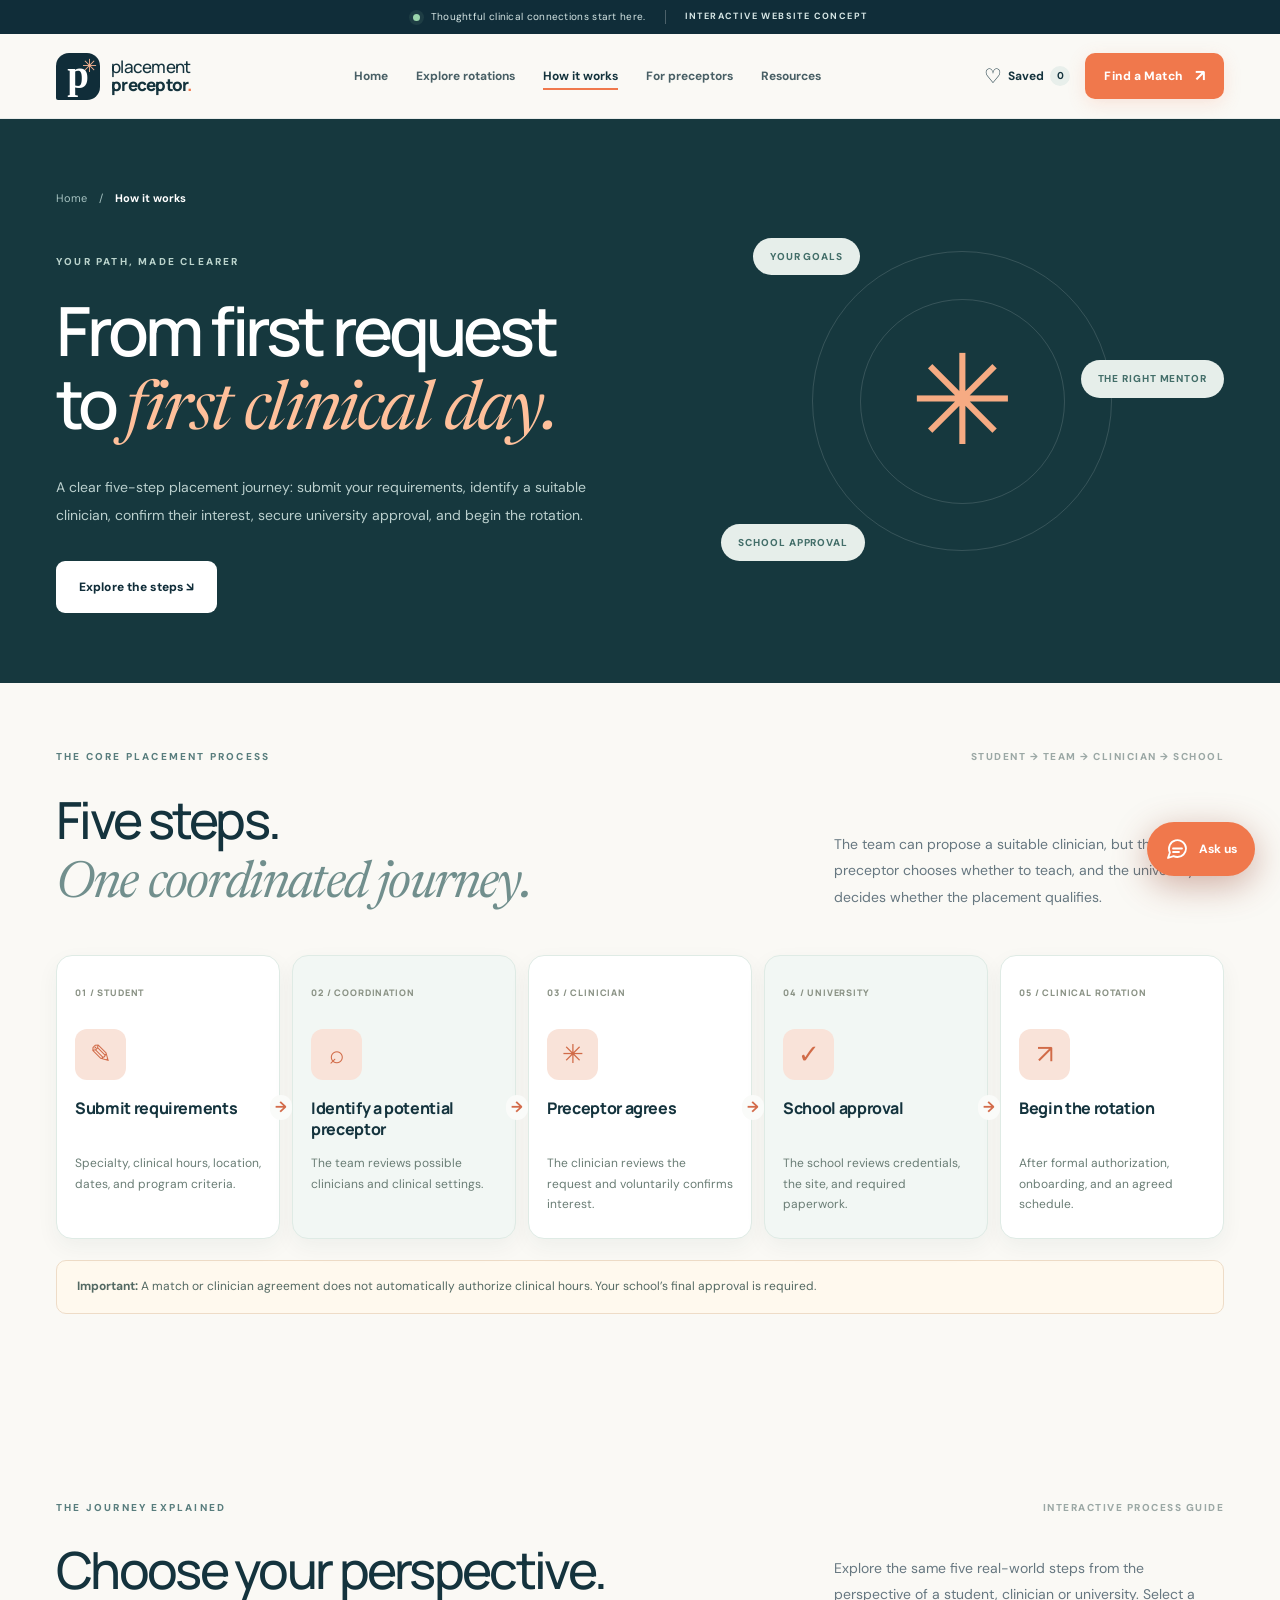
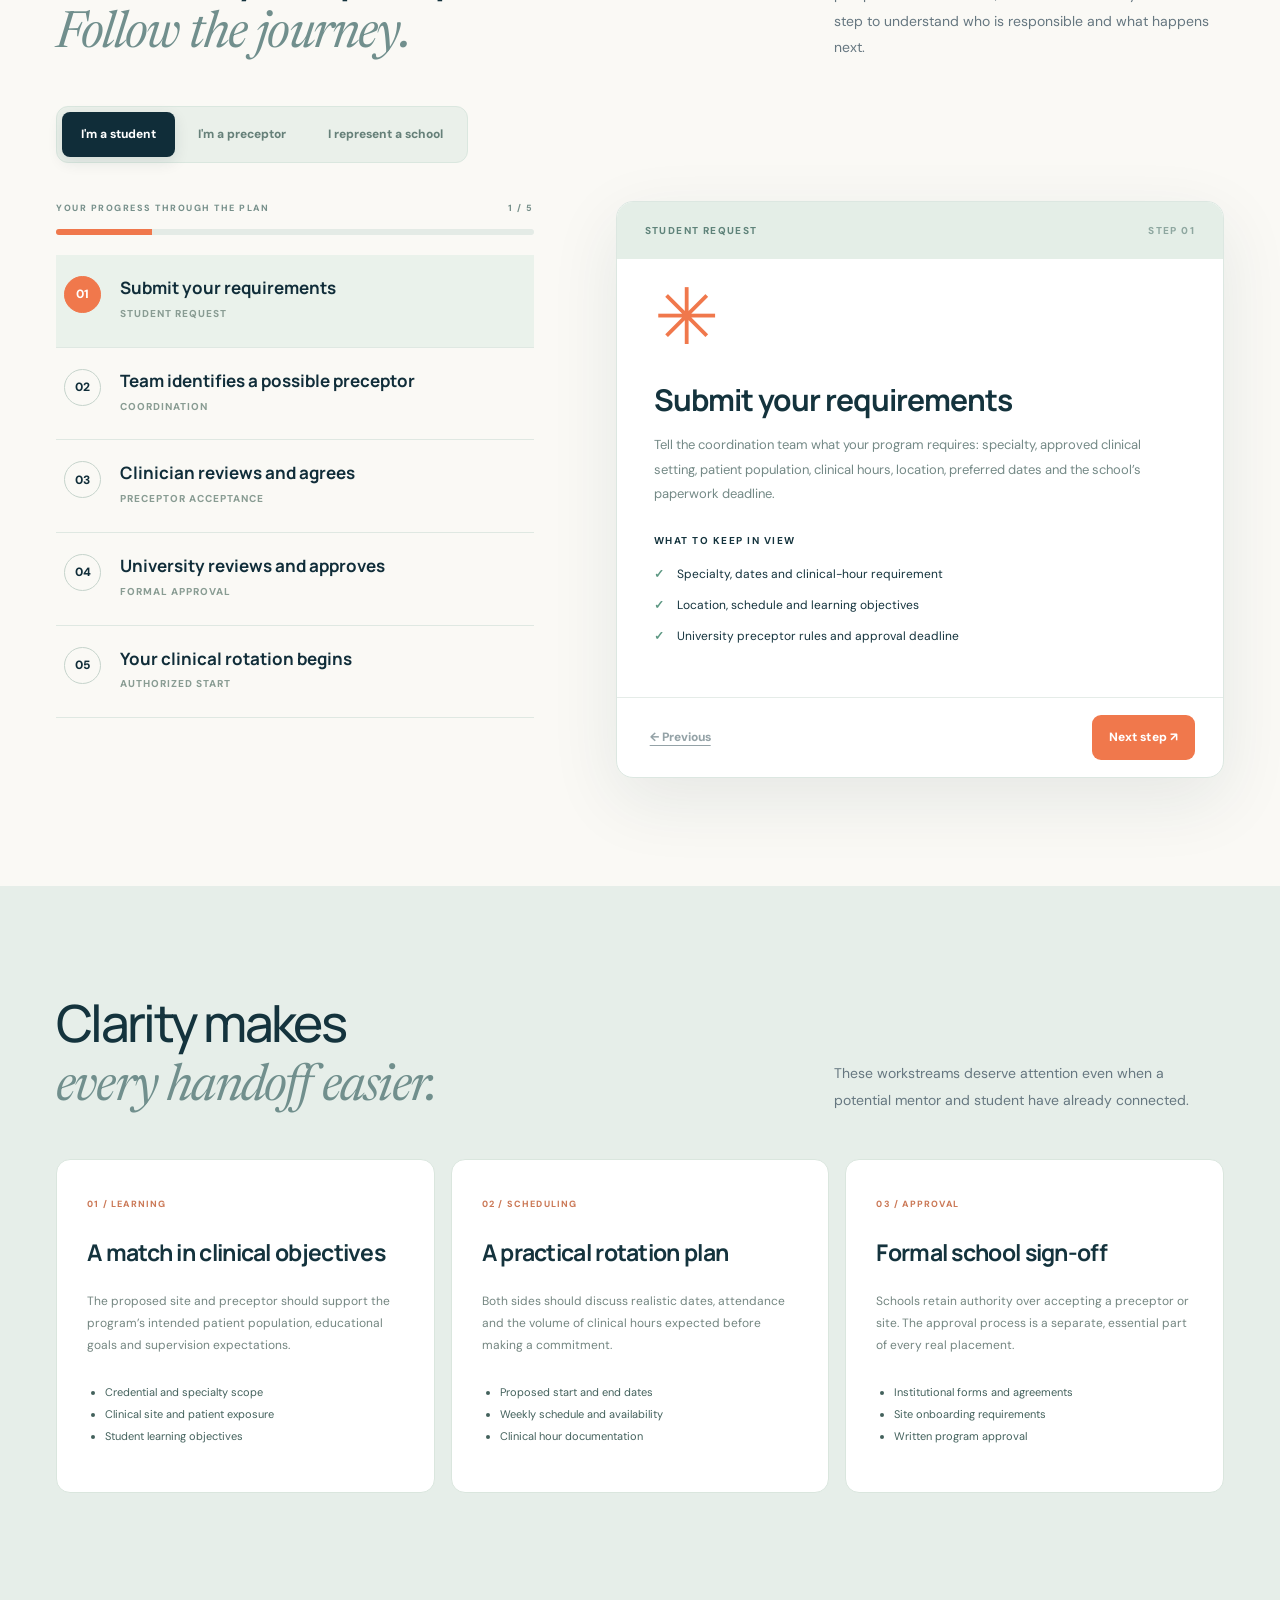
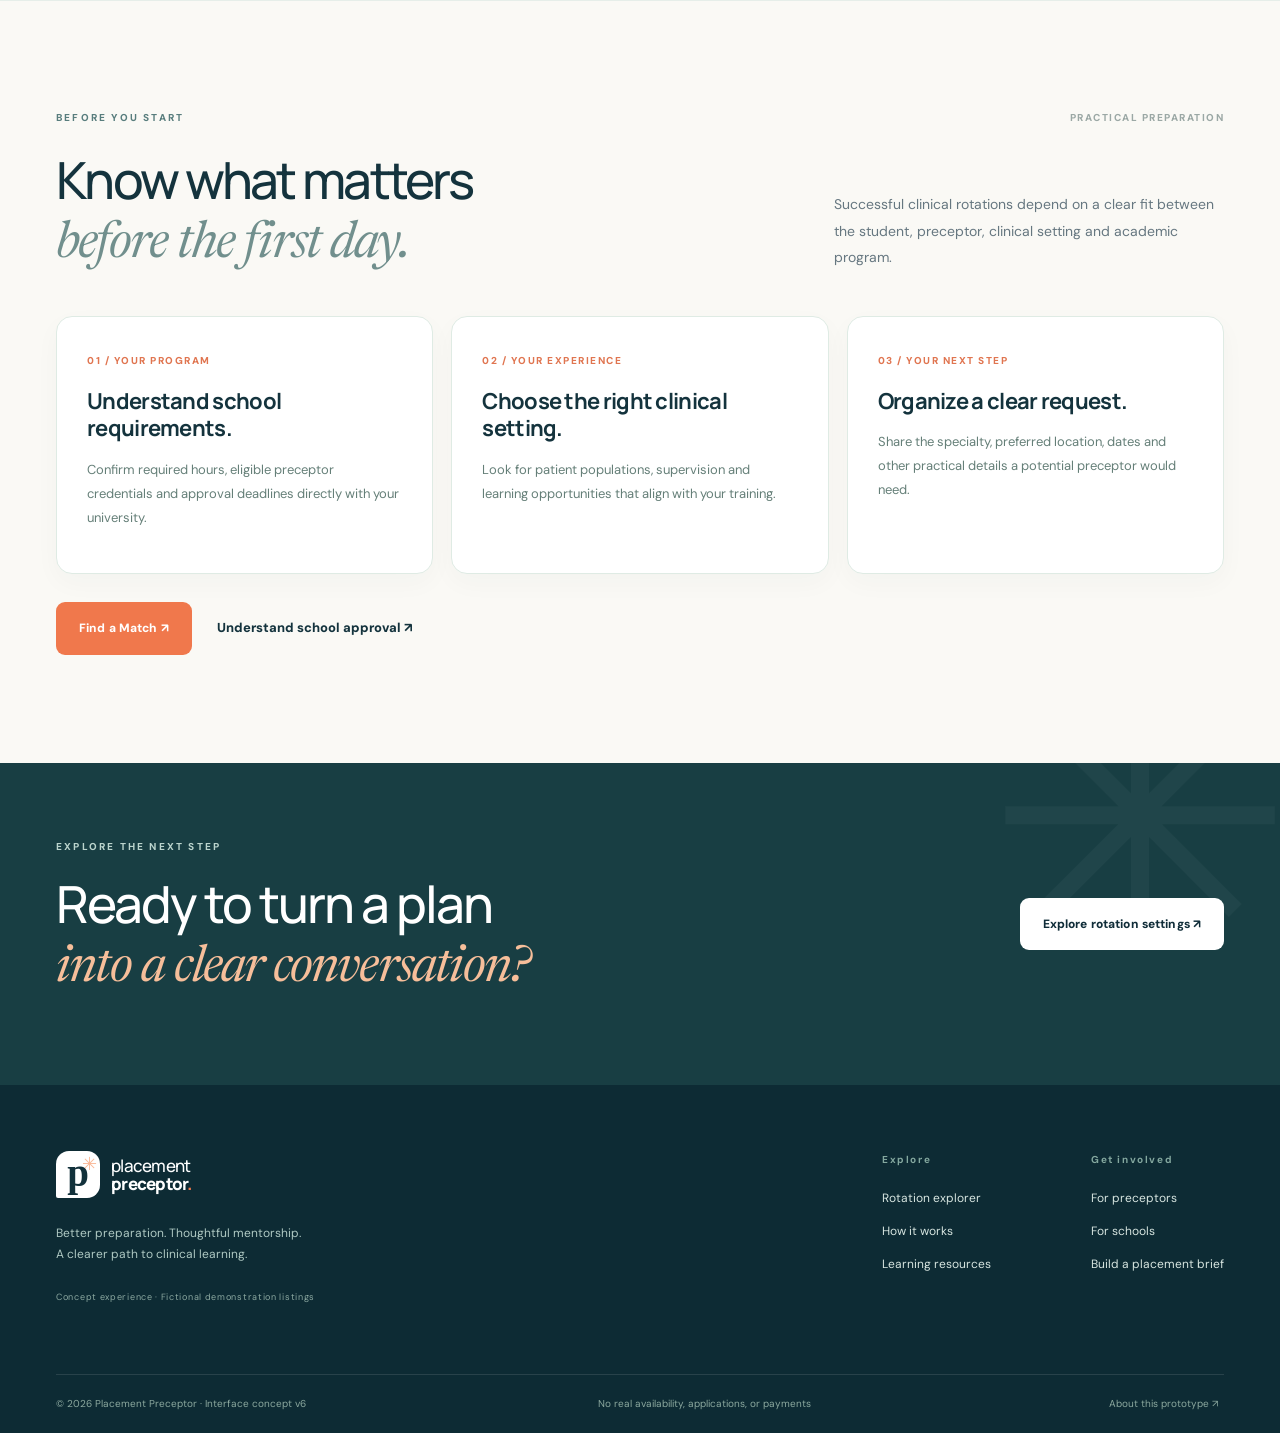
<file: how-it-works.html>
<!DOCTYPE html>

<html lang="en"><head>
<meta charset="utf-8"/><meta content="width=device-width,initial-scale=1" name="viewport"/><meta content="#102d39" name="theme-color"/>
<meta content="A detailed, interactive guide to the student, preceptor and school clinical placement journey." name="description"/><title>How Clinical Placement Works | Placement Preceptor</title>
<link href="https://fonts.googleapis.com" rel="preconnect"/><link crossorigin="" href="https://fonts.gstatic.com" rel="preconnect"/>
<link href="https://fonts.googleapis.com/css2?family=DM+Sans:wght@400;500;600;700;800&amp;family=Manrope:wght@400;500;600;700;800&amp;family=Newsreader:ital,opsz,wght@0,6..72,400;1,6..72,400&amp;display=swap" rel="stylesheet"/>
<link href="style.css" rel="stylesheet"/><script defer="" src="data.js"></script><script defer="" src="app.js"></script><script defer="" src="chat.js"></script></head>
<body data-page="process"><a class="skip-link" href="#main">Skip to content</a>
<div class="announcement"><span class="announcement-dot"></span><span>Thoughtful clinical connections start here.</span><span class="announcement-sep"></span><strong>INTERACTIVE WEBSITE CONCEPT</strong></div>
<header class="site-header" id="site-header"><div class="container header-row"><a aria-label="Placement Preceptor home" class="brand" href="index.html"><span class="brand-mark">p<span>✳</span></span><span class="brand-word">placement<strong>preceptor<span>.</span></strong></span></a><nav aria-label="Main navigation" class="nav-links" id="site-nav"><a href="index.html">Home</a><a href="explore.html">Explore rotations</a><a aria-current="page" href="how-it-works.html">How it works</a><a href="for-preceptors.html">For preceptors</a><a href="resources.html">Resources</a></nav><div class="header-cta"><a aria-label="View saved example rotations" class="saved-link" href="explore.html?saved=1"><span aria-hidden="true">♡</span><span class="saved-label">Saved</span><span class="saved-count" data-saved-count="">0</span></a><button aria-label="Find a Match - start your placement brief" class="btn btn-accent btn-small header-find-match" data-start="student">Find a Match <span aria-hidden="true">↗</span></button><button aria-controls="site-nav" aria-expanded="false" aria-label="Open menu" class="menu-toggle" id="menu-toggle"><span></span><span></span><span></span></button></div></div><div class="scroll-progress" id="scroll-progress"></div></header>
<main id="main">
<section class="sub-hero process-hero"><div class="container sub-hero-grid"><div><div class="breadcrumbs"><a href="index.html">Home</a><span> / </span><strong>How it works</strong></div><span class="section-kicker light">YOUR PATH, MADE CLEARER</span><h1>From first request<br/>to <em>first clinical day.</em></h1><p>A clear five-step placement journey: submit your requirements, identify a suitable clinician, confirm their interest, secure university approval, and begin the rotation.</p><a class="btn btn-light" href="#journey">Explore the steps ↘</a></div><div aria-hidden="true" class="journey-hero-art"><div class="journey-ring ring-1"></div><div class="journey-ring ring-2"></div><span class="journey-core">✳</span><span class="journey-pill pill-a">YOUR GOALS</span><span class="journey-pill pill-b">THE RIGHT MENTOR</span><span class="journey-pill pill-c">SCHOOL APPROVAL</span></div></div></section>
<section aria-labelledby="placement-sequence-title" class="container section placement-sequence"><div class="section-topline"><span class="section-kicker">THE CORE PLACEMENT PROCESS</span><span class="section-number">STUDENT → TEAM → CLINICIAN → SCHOOL</span></div><div class="section-intro"><h2 id="placement-sequence-title">Five steps.<br/><em>One coordinated journey.</em></h2><p>The team can propose a suitable clinician, but the preceptor chooses whether to teach, and the university decides whether the placement qualifies.</p></div><div class="placement-sequence-grid"><article><span>01 / STUDENT</span><div class="sequence-icon">✎</div><h3>Submit requirements</h3><p>Specialty, clinical hours, location, dates, and program criteria.</p></article><article><span>02 / COORDINATION</span><div class="sequence-icon">⌕</div><h3>Identify a potential preceptor</h3><p>The team reviews possible clinicians and clinical settings.</p></article><article><span>03 / CLINICIAN</span><div class="sequence-icon">✳</div><h3>Preceptor agrees</h3><p>The clinician reviews the request and voluntarily confirms interest.</p></article><article><span>04 / UNIVERSITY</span><div class="sequence-icon">✓</div><h3>School approval</h3><p>The school reviews credentials, the site, and required paperwork.</p></article><article><span>05 / CLINICAL ROTATION</span><div class="sequence-icon">↗</div><h3>Begin the rotation</h3><p>After formal authorization, onboarding, and an agreed schedule.</p></article></div><p class="sequence-disclaimer"><strong>Important:</strong> A match or clinician agreement does not automatically authorize clinical hours. Your school’s final approval is required.</p></section><section class="container section journey-section" id="journey"><div class="section-topline"><span class="section-kicker">THE JOURNEY EXPLAINED</span><span class="section-number">INTERACTIVE PROCESS GUIDE</span></div><div class="section-intro"><h2>Choose your perspective.<br/><em>Follow the journey.</em></h2><p>Explore the same five real-world steps from the perspective of a student, clinician or university. Select a step to understand who is responsible and what happens next.</p></div><div aria-label="Choose your journey" class="audience-tabs" role="group"><button aria-pressed="true" class="active" data-audience="student">I'm a student</button><button aria-pressed="false" data-audience="preceptor">I'm a preceptor</button><button aria-pressed="false" data-audience="school">I represent a school</button></div><div class="journey-layout"><div><div class="journey-progress-top"><span>YOUR PROGRESS THROUGH THE PLAN</span><span id="journey-progress-label">1 / 5</span></div><div class="journey-progress-track"><div id="journey-progress-fill"></div></div><div class="journey-step-list" id="journey-step-list"></div></div><div class="journey-detail"><div class="journey-detail-top"><span id="journey-detail-tag">PREPARATION</span><span class="journey-detail-count" id="journey-detail-count">STEP 01</span></div><div aria-live="polite" class="journey-detail-inner" id="journey-detail-inner"></div><div class="journey-detail-actions"><button class="text-btn" id="journey-prev">← Previous</button><button class="btn btn-accent btn-small" id="journey-next">Next step ↗</button></div></div></div></section>
<section class="process-pillars section"><div class="container"><div class="section-intro"><h2>Clarity makes<br/><em>every handoff easier.</em></h2><p>These workstreams deserve attention even when a potential mentor and student have already connected.</p></div><div class="pillar-grid"><article><span>01 / LEARNING</span><h3>A match in clinical objectives</h3><p>The proposed site and preceptor should support the program’s intended patient population, educational goals and supervision expectations.</p><ul><li>Credential and specialty scope</li><li>Clinical site and patient exposure</li><li>Student learning objectives</li></ul></article><article><span>02 / SCHEDULING</span><h3>A practical rotation plan</h3><p>Both sides should discuss realistic dates, attendance and the volume of clinical hours expected before making a commitment.</p><ul><li>Proposed start and end dates</li><li>Weekly schedule and availability</li><li>Clinical hour documentation</li></ul></article><article><span>03 / APPROVAL</span><h3>Formal school sign-off</h3><p>Schools retain authority over accepting a preceptor or site. The approval process is a separate, essential part of every real placement.</p><ul><li>Institutional forms and agreements</li><li>Site onboarding requirements</li><li>Written program approval</li></ul></article></div></div></section>
<section aria-labelledby="preparation-heading" class="container section preparation-section"><div class="section-topline"><span class="section-kicker">BEFORE YOU START</span><span class="section-number">PRACTICAL PREPARATION</span></div><div class="section-intro"><h2 id="preparation-heading">Know what matters<br/><em>before the first day.</em></h2><p>Successful clinical rotations depend on a clear fit between the student, preceptor, clinical setting and academic program.</p></div><div class="preparation-grid"><article><span>01 / YOUR PROGRAM</span><h3>Understand school requirements.</h3><p>Confirm required hours, eligible preceptor credentials and approval deadlines directly with your university.</p></article><article><span>02 / YOUR EXPERIENCE</span><h3>Choose the right clinical setting.</h3><p>Look for patient populations, supervision and learning opportunities that align with your training.</p></article><article><span>03 / YOUR NEXT STEP</span><h3>Organize a clear request.</h3><p>Share the specialty, preferred location, dates and other practical details a potential preceptor would need.</p></article></div><div class="preparation-actions"><button class="btn btn-accent" data-start="student">Find a Match ↗</button><a class="text-link" href="resources.html?article=school-approval">Understand school approval ↗</a></div></section>
<section class="cta-section compact-cta"><div class="container cta-layout"><div><span class="section-kicker light">EXPLORE THE NEXT STEP</span><h2>Ready to turn a plan<br/><em>into a clear conversation?</em></h2></div><a class="btn btn-light" href="explore.html">Explore rotation settings ↗</a></div></section>
</main>
<footer class="site-footer"><div class="container"><div class="footer-top"><div><a class="brand footer-brand" href="index.html"><span class="brand-mark">p<span>✳</span></span><span class="brand-word">placement<strong>preceptor<span>.</span></strong></span></a><p>Better preparation. Thoughtful mentorship.<br/>A clearer path to clinical learning.</p><span class="footer-demo">Concept experience · Fictional demonstration listings</span></div><div class="footer-link-columns"><div><h3>Explore</h3><a href="explore.html">Rotation explorer</a><a href="how-it-works.html">How it works</a><a href="resources.html">Learning resources</a></div><div><h3>Get involved</h3><a href="for-preceptors.html">For preceptors</a><a href="how-it-works.html?audience=school">For schools</a><button data-start="student">Build a placement brief</button></div></div></div><div class="footer-bottom"><span>© 2026 Placement Preceptor · Interface concept v6</span><span>No real availability, applications, or payments</span><button class="footer-about" data-resource="privacy">About this prototype ↗</button></div></div></footer>
<div aria-live="polite" class="toast" id="toast" role="status"></div>
<div class="compare-tray" hidden="" id="compare-tray"><div><span class="compare-dot">✳</span><strong><span id="compare-count">0</span> rotations selected</strong><small>Compare up to three example settings</small></div><div class="compare-tray-actions"><button class="text-btn" id="clear-compare">Clear</button><button class="btn btn-accent btn-small" id="show-compare">Compare options <span>↗</span></button></div></div>
<dialog aria-labelledby="modal-title" id="modal"><button aria-label="Close dialog" class="modal-close">×</button><div id="modal-content"></div></dialog>
</body></html>
</file>
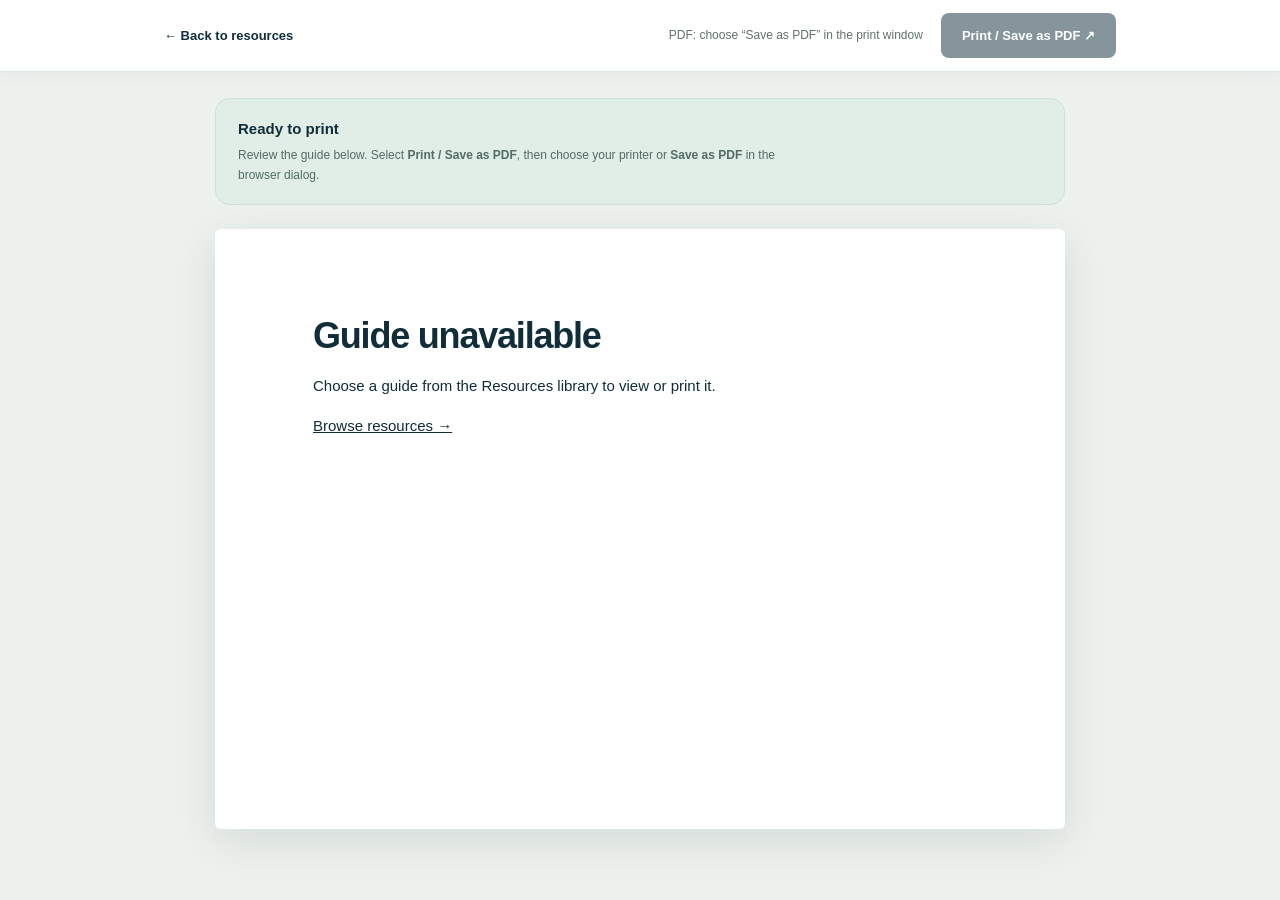
<file: print-guide.html>
<!doctype html>
<html lang="en">
<head>
  <meta charset="utf-8">
  <meta name="viewport" content="width=device-width, initial-scale=1">
  <meta name="theme-color" content="#102d39">
  <meta name="description" content="Print or save your Placement Preceptor clinical rotation guide as a PDF.">
  <title>Print Guide | Placement Preceptor</title>
  <link rel="stylesheet" href="print-guide.css">
  <script src="data.js" defer></script>
  <script src="print-guide.js" defer></script>
</head>
<body>
  <header class="action-bar no-print">
    <div class="bar-inner">
      <a class="back-link" id="return-to-guide" href="resources.html">← Back to resources</a>
      <div class="bar-action">
        <span class="bar-hint">PDF: choose “Save as PDF” in the print window</span>
        <button type="button" id="print-button" class="print-button">Print / Save as PDF ↗</button>
      </div>
    </div>
  </header>
  <main id="print-main">
    <section class="print-explainer no-print" aria-label="How to save your guide">
      <div><strong>Ready to print</strong><p>Review the guide below. Select <b>Print / Save as PDF</b>, then choose your printer or <b>Save as PDF</b> in the browser dialog.</p></div>
      <button type="button" id="print-mobile" class="print-button">Print / Save as PDF ↗</button>
    </section>
    <article class="paper" id="print-article" aria-live="polite">
      <p class="loading">Preparing your guide…</p>
    </article>
  </main>
</body>
</html>
</file>
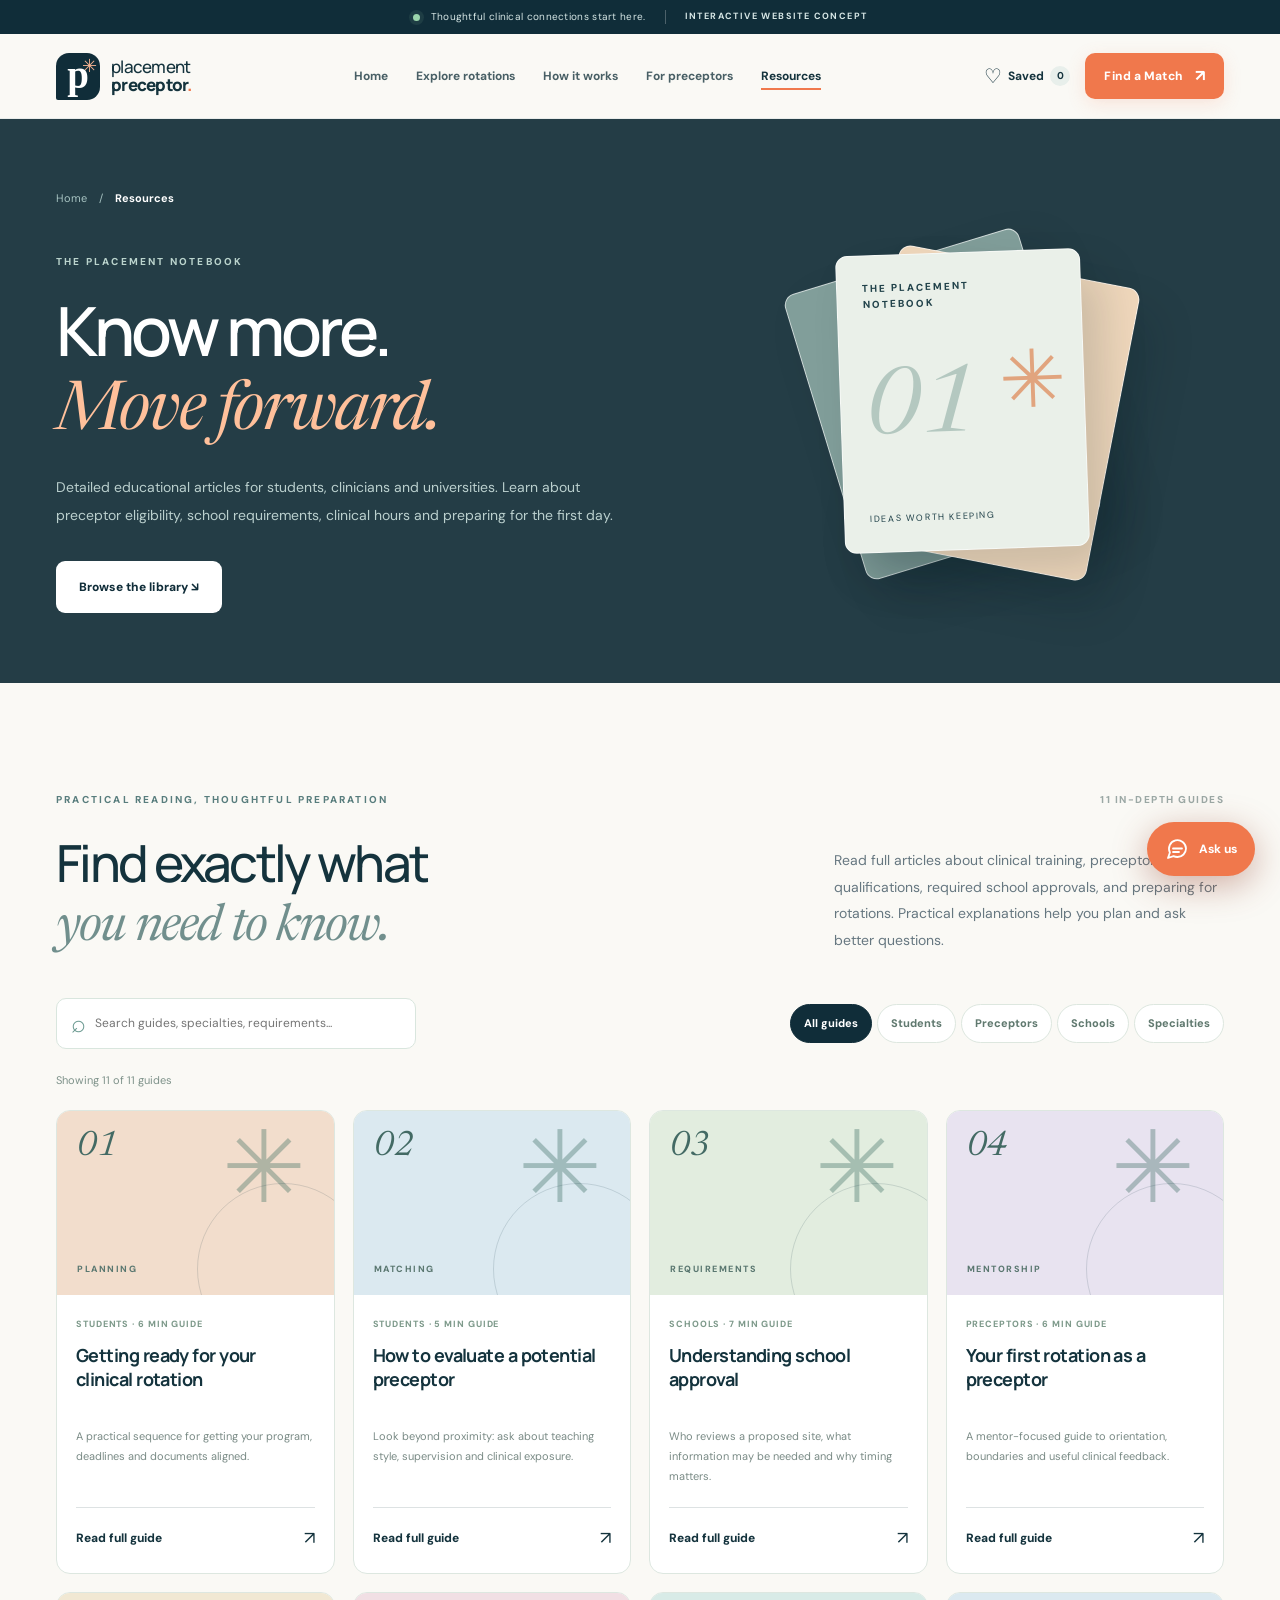
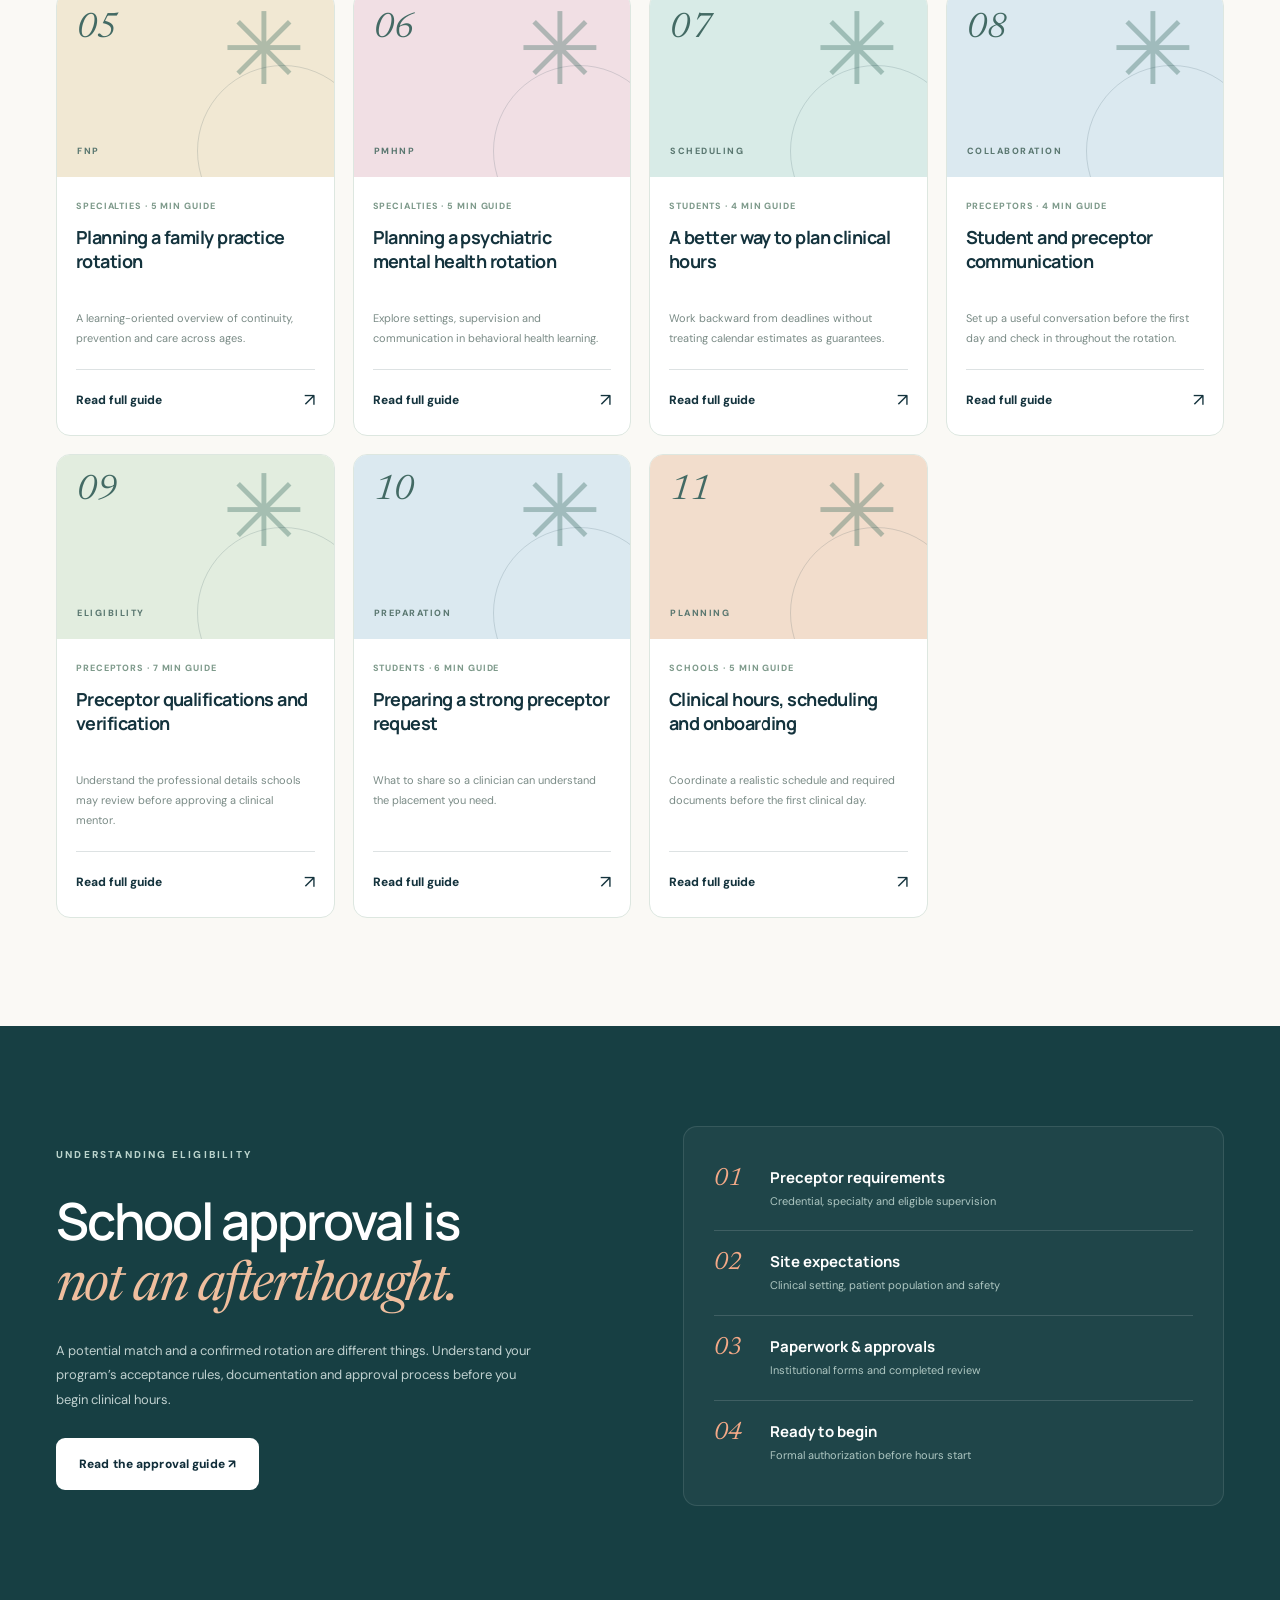
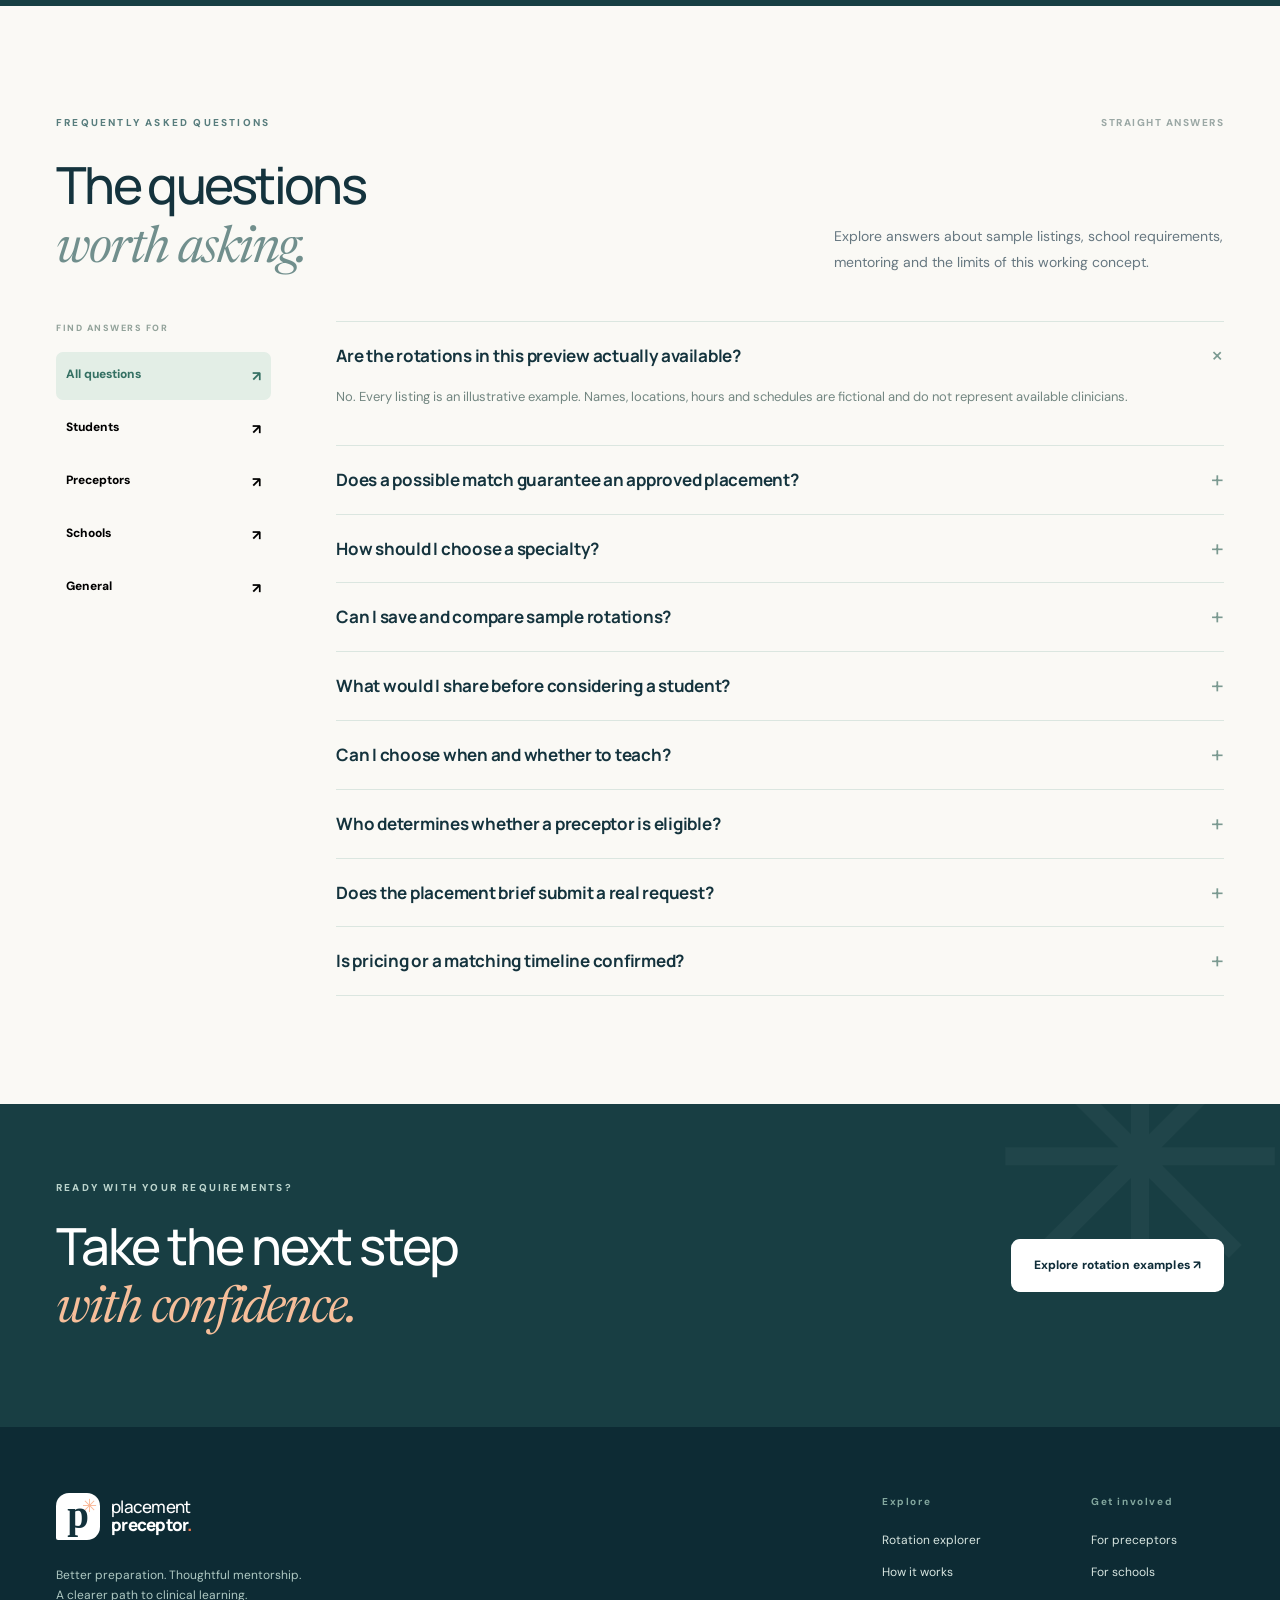
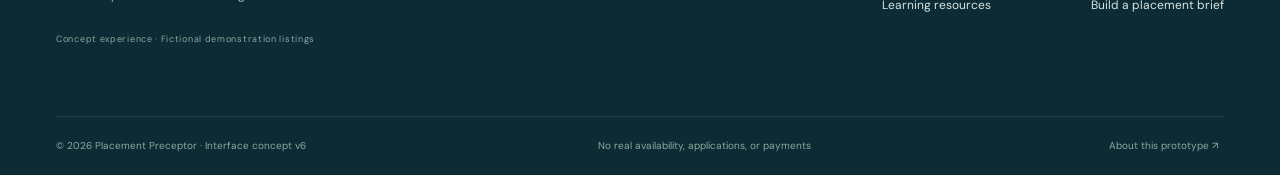
<file: resources.html>
<!DOCTYPE html>

<html lang="en"><head>
<meta charset="utf-8"/><meta content="width=device-width,initial-scale=1" name="viewport"/><meta content="#102d39" name="theme-color"/>
<meta content="Search detailed clinical rotation guides, student guides, preceptor resources and school approval information." name="description"/><title>Clinical Rotation Resources | Placement Preceptor</title>
<link href="https://fonts.googleapis.com" rel="preconnect"/><link crossorigin="" href="https://fonts.gstatic.com" rel="preconnect"/>
<link href="https://fonts.googleapis.com/css2?family=DM+Sans:wght@400;500;600;700;800&amp;family=Manrope:wght@400;500;600;700;800&amp;family=Newsreader:ital,opsz,wght@0,6..72,400;1,6..72,400&amp;display=swap" rel="stylesheet"/>
<link href="style.css" rel="stylesheet"/><script defer="" src="data.js"></script><script defer="" src="app.js"></script><script defer="" src="chat.js"></script></head>
<body data-page="resources"><a class="skip-link" href="#main">Skip to content</a>
<div class="announcement"><span class="announcement-dot"></span><span>Thoughtful clinical connections start here.</span><span class="announcement-sep"></span><strong>INTERACTIVE WEBSITE CONCEPT</strong></div>
<header class="site-header" id="site-header"><div class="container header-row"><a aria-label="Placement Preceptor home" class="brand" href="index.html"><span class="brand-mark">p<span>✳</span></span><span class="brand-word">placement<strong>preceptor<span>.</span></strong></span></a><nav aria-label="Main navigation" class="nav-links" id="site-nav"><a href="index.html">Home</a><a href="explore.html">Explore rotations</a><a href="how-it-works.html">How it works</a><a href="for-preceptors.html">For preceptors</a><a aria-current="page" href="resources.html">Resources</a></nav><div class="header-cta"><a aria-label="View saved example rotations" class="saved-link" href="explore.html?saved=1"><span aria-hidden="true">♡</span><span class="saved-label">Saved</span><span class="saved-count" data-saved-count="">0</span></a><button aria-label="Find a Match - start your placement brief" class="btn btn-accent btn-small header-find-match" data-start="student">Find a Match <span aria-hidden="true">↗</span></button><button aria-controls="site-nav" aria-expanded="false" aria-label="Open menu" class="menu-toggle" id="menu-toggle"><span></span><span></span><span></span></button></div></div><div class="scroll-progress" id="scroll-progress"></div></header>
<main id="main">
<section class="sub-hero resources-hero"><div class="container sub-hero-grid"><div><div class="breadcrumbs"><a href="index.html">Home</a><span> / </span><strong>Resources</strong></div><span class="section-kicker light">THE PLACEMENT NOTEBOOK</span><h1>Know more.<br/><em>Move forward.</em></h1><p>Detailed educational articles for students, clinicians and universities. Learn about preceptor eligibility, school requirements, clinical hours and preparing for the first day.</p><a class="btn btn-light" href="#resource-library">Browse the library ↘</a></div><div aria-hidden="true" class="resource-hero-art"><div class="library-stack back"></div><div class="library-stack middle"></div><div class="library-stack front"><span>THE PLACEMENT<br/>NOTEBOOK</span><strong>01</strong><b>✳</b><small>IDEAS WORTH KEEPING</small></div></div></div></section>
<section class="container section library-section" id="resource-library"><div class="section-topline"><span class="section-kicker">PRACTICAL READING, THOUGHTFUL PREPARATION</span><span class="section-number">11 IN-DEPTH GUIDES</span></div><div class="section-intro"><h2>Find exactly what<br/><em>you need to know.</em></h2><p>Read full articles about clinical training, preceptor qualifications, required school approvals, and preparing for rotations. Practical explanations help you plan and ask better questions.</p></div><div class="library-toolbar"><label class="resource-search-label"><span>⌕</span><input aria-label="Search resources" id="resource-search" placeholder="Search guides, specialties, requirements..." type="search"/></label><div aria-label="Filter guides by category" class="library-tabs" role="group"><button aria-pressed="true" class="active" data-resource-category="All">All guides</button><button aria-pressed="false" data-resource-category="Students">Students</button><button aria-pressed="false" data-resource-category="Preceptors">Preceptors</button><button aria-pressed="false" data-resource-category="Schools">Schools</button><button aria-pressed="false" data-resource-category="Specialties">Specialties</button></div></div><p aria-live="polite" class="resource-count" id="resource-count"></p><div class="resource-grid" id="resource-grid"></div></section>
<section class="resource-feature-band"><div class="container resource-feature-layout"><div><span class="section-kicker light">UNDERSTANDING ELIGIBILITY</span><h2>School approval is<br/><em>not an afterthought.</em></h2><p>A potential match and a confirmed rotation are different things. Understand your program’s acceptance rules, documentation and approval process before you begin clinical hours.</p><a class="btn btn-light" href="resources.html?article=school-approval">Read the approval guide ↗</a></div><div class="feature-checklist"><div><span>01</span><strong>Preceptor requirements</strong><small>Credential, specialty and eligible supervision</small></div><div><span>02</span><strong>Site expectations</strong><small>Clinical setting, patient population and safety</small></div><div><span>03</span><strong>Paperwork &amp; approvals</strong><small>Institutional forms and completed review</small></div><div><span>04</span><strong>Ready to begin</strong><small>Formal authorization before hours start</small></div></div></div></section>
<section class="container section resource-faq-section" id="faq"><div class="section-topline"><span class="section-kicker">FREQUENTLY ASKED QUESTIONS</span><span class="section-number">STRAIGHT ANSWERS</span></div><div class="section-intro"><h2>The questions<br/><em>worth asking.</em></h2><p>Explore answers about sample listings, school requirements, mentoring and the limits of this working concept.</p></div><div class="faq-layout"><div class="faq-sidebar"><span>FIND ANSWERS FOR</span><button class="active" data-faq-category="All">All questions <span>↗</span></button><button data-faq-category="Students">Students <span>↗</span></button><button data-faq-category="Preceptors">Preceptors <span>↗</span></button><button data-faq-category="Schools">Schools <span>↗</span></button><button data-faq-category="General">General <span>↗</span></button></div><div class="faq-stack" id="faq-list"></div></div></section>
<section class="cta-section compact-cta"><div class="container cta-layout"><div><span class="section-kicker light">READY WITH YOUR REQUIREMENTS?</span><h2>Take the next step<br/><em>with confidence.</em></h2></div><a class="btn btn-light" href="explore.html">Explore rotation examples ↗</a></div></section>
</main>
<footer class="site-footer"><div class="container"><div class="footer-top"><div><a class="brand footer-brand" href="index.html"><span class="brand-mark">p<span>✳</span></span><span class="brand-word">placement<strong>preceptor<span>.</span></strong></span></a><p>Better preparation. Thoughtful mentorship.<br/>A clearer path to clinical learning.</p><span class="footer-demo">Concept experience · Fictional demonstration listings</span></div><div class="footer-link-columns"><div><h3>Explore</h3><a href="explore.html">Rotation explorer</a><a href="how-it-works.html">How it works</a><a href="resources.html">Learning resources</a></div><div><h3>Get involved</h3><a href="for-preceptors.html">For preceptors</a><a href="how-it-works.html?audience=school">For schools</a><button data-start="student">Build a placement brief</button></div></div></div><div class="footer-bottom"><span>© 2026 Placement Preceptor · Interface concept v6</span><span>No real availability, applications, or payments</span><button class="footer-about" data-resource="privacy">About this prototype ↗</button></div></div></footer>
<div aria-live="polite" class="toast" id="toast" role="status"></div>
<div class="compare-tray" hidden="" id="compare-tray"><div><span class="compare-dot">✳</span><strong><span id="compare-count">0</span> rotations selected</strong><small>Compare up to three example settings</small></div><div class="compare-tray-actions"><button class="text-btn" id="clear-compare">Clear</button><button class="btn btn-accent btn-small" id="show-compare">Compare options <span>↗</span></button></div></div>
<dialog aria-labelledby="modal-title" id="modal"><button aria-label="Close dialog" class="modal-close">×</button><div id="modal-content"></div></dialog>
</body></html>
</file>
<file: style.css>
/* Placement Preceptor v3 — responsive multi-page editorial interface */
:root{--ink:#14333d;--deep:#102d39;--deep2:#173c45;--muted:#667780;--subtle:#8d9a9b;--orange:#f0784c;--orange-dark:#dc653d;--cream:#faf9f5;--white:#fff;--line:#dde5e3;--sage:#cce1da;--light:#f1f5f2;--mint:#dbece4;--radius:18px;--shadow:0 22px 70px rgba(21,51,61,.09)}
*{box-sizing:border-box}html{scroll-behavior:smooth;scroll-padding-top:110px}body{margin:0;background:var(--cream);color:var(--ink);font:15px/1.72 'DM Sans',Arial,sans-serif;-webkit-font-smoothing:antialiased;overflow-x:hidden}button,input,select,textarea{font:inherit}button{cursor:pointer}a{color:inherit;text-decoration:none}img{display:block;max-width:100%}button:focus-visible,a:focus-visible,input:focus-visible,select:focus-visible,textarea:focus-visible,summary:focus-visible{outline:3px solid #4a9fb0;outline-offset:3px}button:disabled{cursor:not-allowed;opacity:.45}button,select,input,textarea{accent-color:var(--deep)}[hidden]{display:none!important}::selection{background:#d0eadf;color:var(--deep)}.container{width:min(1360px,calc(100% - 112px));margin-inline:auto}.skip-link{position:fixed;top:-120px;left:18px;z-index:100;background:white;padding:13px 22px}.skip-link:focus{top:10px}.announcement{min-height:34px;padding:6px 20px;background:#102d39;color:#d7e7e6;display:flex;gap:11px;justify-content:center;align-items:center;font-size:10px;letter-spacing:.3px}.announcement strong{font-weight:700;font-size:9px;letter-spacing:1.4px}.announcement-dot,.live-dot{display:inline-block;width:7px;height:7px;background:#9bd6ac;border-radius:50%;box-shadow:0 0 0 4px #9bd6ac18}.announcement-sep{width:1px;height:14px;background:#ffffff40;margin:0 8px}.site-header{position:sticky;top:0;z-index:30;background:#faf9f5f5;backdrop-filter:blur(20px);border-bottom:1px solid #dde5e399;transition:box-shadow .3s}.site-header.is-scrolled{box-shadow:0 8px 28px #0b2b3410}.header-row{min-height:84px;display:flex;align-items:center;justify-content:space-between;gap:24px}.brand{display:inline-flex;align-items:center;gap:11px;white-space:nowrap}.brand-mark{width:44px;height:47px;border-radius:13px 13px 13px 2px;background:var(--deep);display:grid;place-items:center;font:bold 39px/1 Georgia,serif;color:#fff;position:relative;padding-bottom:4px}.brand-mark span{position:absolute;right:3px;top:1px;font:18px 'DM Sans',sans-serif;color:#fab693}.brand-word{font:500 17px/1.06 'Manrope',sans-serif;letter-spacing:-.75px}.brand-word strong{display:block;font-weight:800}.brand-word strong span{color:var(--orange)}.nav-links{display:flex;align-items:center;gap:28px}.nav-links a{font:700 12px/1.2 'DM Sans',sans-serif;color:#485f65;padding:14px 0;position:relative;white-space:nowrap}.nav-links a:hover,.nav-links a[aria-current=page]{color:var(--ink)}.nav-links a:after{content:'';height:2px;background:var(--orange);position:absolute;bottom:7px;left:0;right:100%;transition:right .25s}.nav-links a:hover:after,.nav-links a[aria-current=page]:after{right:0}.header-cta{display:flex;align-items:center;gap:15px}.saved-link{display:flex;align-items:center;gap:6px;font-size:12px;font-weight:700;white-space:nowrap}.saved-link>span:first-child{font-size:20px;font-weight:400;line-height:1}.saved-count{border-radius:50%;background:#e8efeb;display:grid;place-items:center;width:20px;height:20px;font-size:10px}.menu-toggle{border:0;background:none;display:none;width:38px;height:38px;place-content:center;gap:5px}.menu-toggle span{display:block;width:23px;height:2px;background:var(--deep)}.scroll-progress{height:2px;width:0;position:absolute;left:0;bottom:0;background:var(--orange);transition:width .1s}
.btn{border:1px solid transparent;display:inline-flex;justify-content:center;align-items:center;gap:23px;border-radius:9px;padding:15px 22px;font-size:12px;font-weight:800;letter-spacing:.12px;white-space:nowrap;min-height:48px;transition:background .25s,transform .25s,box-shadow .25s;text-decoration:none}.btn:hover{transform:translateY(-2px);box-shadow:0 12px 28px #0a29331a}.btn span:last-child{font-size:16px;line-height:1}.btn-small{padding:11px 16px;min-height:40px}.btn-accent{background:var(--orange);color:#fff}.btn-accent:hover{background:var(--orange-dark)}.btn-dark{background:var(--deep);color:#fff}.btn-dark:hover{background:#245064}.btn-light{background:#fff;color:var(--deep)}.btn-ghost{background:transparent;border-color:#d5dedc;color:var(--deep)}.btn-ghost:hover{background:white}.btn-clear{border-color:#ffffff45;color:white}.btn-clear:hover{background:#ffffff15}.btn-outline{background:transparent;border-color:#ccd8d3;color:var(--deep)}.text-link{display:inline-flex;align-items:center;gap:20px;background:none;border:0;padding:0;color:inherit;font-size:13px;font-weight:800;text-underline-offset:4px}.text-link>span{font-size:18px;transition:transform .2s}.text-link:hover>span{transform:translateX(4px)}.text-btn{border:0;background:none;color:var(--ink);font-size:12px;font-weight:800;padding:5px;text-decoration:underline;text-underline-offset:4px}.section{padding-top:108px;padding-bottom:108px}.section-kicker,.label-overline{font-size:10px;letter-spacing:2.2px;font-weight:800;color:#587d7d}.section-kicker.light{color:#bbd4cd}.section-topline{display:flex;justify-content:space-between;align-items:center;gap:20px;margin-bottom:25px}.section-number{font-size:10px;color:#9ba8a5;letter-spacing:1.5px;font-weight:800}.section-number.light-number{color:#a0b5b4}.section-intro{display:flex;justify-content:space-between;align-items:end;gap:40px;margin-bottom:41px}.section-intro h2,.section h2{font:500 clamp(34px,4vw,58px)/1.13 'Manrope',sans-serif;letter-spacing:-2.7px;margin:0}.section h2 em,h1 em,.cta-section em,.hero-home em,.sub-hero em,.serif-accent{font-family:'Newsreader',Georgia,serif;font-weight:400;font-style:italic;letter-spacing:-1.8px}.section-intro h2 em,.promise-grid h2 em{color:#718f8d}.section-intro>p{max-width:390px;font-size:14px;line-height:1.9;color:var(--muted);margin:0 0 4px}.eyebrow{font-size:10px;letter-spacing:2px;font-weight:800;display:flex;gap:13px;align-items:center}.eyebrow-line{height:1px;width:30px;background:var(--orange)}
/* Home hero */
.hero-home{overflow:hidden;position:relative}.hero-home:before{content:'';position:absolute;width:800px;height:800px;border:1px solid #dfe9e5;top:-380px;left:-340px;border-radius:50%;pointer-events:none}.hero-grid{display:grid;grid-template-columns:1.06fr .94fr;gap:5%;align-items:center;min-height:650px;padding-top:46px;padding-bottom:65px}.hero-copy{padding:25px 0 20px;position:relative;z-index:1}.hero-copy h1{font:500 clamp(49px,5.1vw,78px)/1.065 'Manrope',sans-serif;letter-spacing:-4.9px;margin:26px 0}.hero-copy h1 .serif-accent{color:#537a78}.accent-period{color:var(--orange)}.hero-description{font-size:15px;line-height:1.9;color:#617681;max-width:510px}.hero-actions{display:flex;gap:12px;align-items:center;flex-wrap:wrap;margin-top:28px}.hero-inline-note{display:flex;gap:15px;align-items:center;margin-top:47px;color:#6e8084;font-size:11px;line-height:1.65}.note-symbol{width:38px;height:38px;border:1px solid #d4e0da;border-radius:50%;display:grid;place-items:center;color:var(--orange);font-size:24px}.hero-visual{position:relative;min-height:525px;padding:0 10px 6px}.hero-photo{height:530px;overflow:hidden;position:relative;background:#203f44;border-radius:130px 24px 24px 24px}.hero-photo img{width:100%;height:100%;object-fit:cover;object-position:center center;filter:saturate(.8)}.photo-gradient{position:absolute;inset:20% 0 0;background:linear-gradient(transparent,#0b2637be)}.photo-copy{position:absolute;bottom:36px;left:40px;color:white}.photo-copy span{display:block;font-size:9px;letter-spacing:2px;margin-bottom:15px}.photo-copy strong{font:italic 37px/1.13 'Newsreader',serif;font-weight:400}.hero-photo-label{position:absolute;right:-2px;bottom:-27px;color:#8a9c9f;font-size:9px;letter-spacing:1.5px}.floating-note{position:absolute;display:flex;align-items:center;gap:13px;background:white;border:1px solid #e9efec;border-radius:12px;box-shadow:var(--shadow);padding:15px 19px;animation:float 6s ease-in-out infinite}.note-top{left:-42px;top:49%}.note-bottom{right:-23px;bottom:56px;font-size:11px;font-weight:700;animation-delay:-2s}.note-icon{display:grid;place-items:center;color:#4d8a82;background:#e7f2ea;width:42px;height:42px;border-radius:11px;font-size:24px}.note-top small{display:block;color:#98a3a3;font-size:8px;letter-spacing:1.1px}.note-top strong{display:block;font-size:13px}.search-band{position:relative;z-index:1;margin-bottom:30px}.search-panel{background:#fff;border:1px solid #e3eae6;border-radius:17px;padding:30px 32px;box-shadow:0 18px 55px #17333c0d}.search-header{display:flex;align-items:center;justify-content:space-between;margin-bottom:24px}.search-header h2{font:650 22px/1.3 'Manrope',sans-serif;letter-spacing:-.8px;margin:5px 0 0}.search-step-tag{color:#a5afac;font-size:10px;letter-spacing:1.1px;font-weight:800}.home-search-form{display:grid;grid-template-columns:1fr 1fr .8fr auto;gap:18px;align-items:end}.home-search-form label,.filter-panel>label,.planner-fields label{font-size:11px;font-weight:800;color:#435d64}.home-search-form input,.home-search-form select,.filter-panel input,.filter-panel select,.results-controls select,.planner-fields select,.wizard-fields input,.wizard-fields select{display:block;margin-top:8px;width:100%;min-width:0;border:1px solid #d9e3e1;background:#fff;color:#14333d;border-radius:8px;padding:12px 13px;font-size:12px;min-height:47px}.home-search-form .btn{min-height:47px}.form-disclaimer{font-size:10px;color:#829293;margin:15px 0 0}
/* Home audiences, specialties */
.audience-grid{display:grid;grid-template-columns:repeat(3,1fr);gap:19px}.audience-card{border-radius:17px;padding:27px 29px 25px;min-height:345px;display:flex;flex-direction:column;position:relative;overflow:hidden;transition:transform .28s,box-shadow .28s}.audience-card:hover{transform:translateY(-6px);box-shadow:var(--shadow)}.audience-students{background:#dcebe5}.audience-mentors{background:#e8e4d9}.audience-schools{background:#e2eaf0}.audience-index{font-size:9px;letter-spacing:1.7px;font-weight:800}.audience-icon{height:95px;font:86px/.95 'Newsreader',serif;color:#64847c;align-self:end;margin:0 20px 5px}.audience-card h3{font:650 25px/1.2 'Manrope',sans-serif;letter-spacing:-.9px;margin:4px 0 10px}.audience-card p{margin:0 0 25px;font-size:12px;line-height:1.8;color:#526971;max-width:315px}.arrow-link{font-size:12px;font-weight:800;border-top:1px solid #16364025;padding-top:15px;margin-top:auto;display:flex;align-items:center;justify-content:space-between}.arrow-link b{font-size:18px;font-weight:400}.standout-section{background:var(--deep);color:#fff;padding:110px 0;overflow:hidden}.standout-grid{display:grid;grid-template-columns:.87fr 1fr;gap:13%;align-items:center}.standout-copy h2{font:500 clamp(38px,4.4vw,66px)/1.14 'Manrope',sans-serif;letter-spacing:-3px;margin:25px 0}.standout-copy h2 em{color:#ffc4a5}.standout-copy p{font-size:14px;line-height:1.95;color:#b9cdd0;max-width:450px;margin-bottom:30px}.fit-interface{border:1px solid #ffffff23;border-radius:17px;overflow:hidden;background:#f6f9f7;color:var(--deep);transform:rotate(1.4deg);box-shadow:25px 26px 0 #ffffff0b}.interface-head{height:54px;background:white;display:flex;justify-content:space-between;align-items:center;padding:0 20px;border-bottom:1px solid #e5ece8}.interface-head>span{display:flex;gap:6px}.interface-head i{height:8px;width:8px;border-radius:50%;background:#e2e8e5}.interface-head small{font-size:9px;letter-spacing:1.5px;font-weight:700;color:#8da19d}.interface-head b{font-size:24px;color:var(--orange)}.fit-profile{padding:28px;display:flex;align-items:center;gap:16px}.avatar-icon{width:58px;height:58px;display:grid;place-items:center;background:#d8e9de;border-radius:14px;color:#527c6c;font-size:34px}.fit-profile>div{flex:1}.fit-profile small{display:block;font-size:9px;letter-spacing:1.5px;color:#81938d}.fit-profile strong{font-size:17px;letter-spacing:-.4px}.fit-state{background:#f6e9dc;color:#ae794b;font-size:8px;letter-spacing:.8px;padding:7px 10px;border-radius:30px;font-weight:800}.fit-factor{background:white;margin:0 25px 10px;border:1px solid #e6ece8;display:flex;align-items:center;gap:16px;border-radius:9px;padding:15px}.fit-factor>span{width:33px;height:33px;border-radius:50%;display:grid;place-items:center;background:#eff5f1;font-size:10px;color:#64867b;font-weight:800}.fit-factor>div{flex:1}.fit-factor strong{display:block;font-size:13px}.fit-factor small{display:block;font-size:10px;color:#80908d}.fit-factor b{font-size:18px;color:#6ca486}.fit-bottom{padding:17px 27px 24px;font-size:10px;font-weight:800;color:#63847f;display:flex;justify-content:space-between}.specialty-grid{display:grid;grid-template-columns:repeat(3,1fr);gap:13px}.specialty-card{display:grid;grid-template-columns:62px 1fr 20px;grid-template-rows:auto auto;gap:2px 15px;align-items:center;border:1px solid #e0e8e5;border-radius:12px;background:white;padding:19px 20px;transition:border-color .2s,transform .2s,box-shadow .2s}.specialty-card:hover{border-color:#a9c8ba;transform:translateY(-3px);box-shadow:0 12px 30px #12313b0a}.specialty-icon{grid-row:1/3;width:58px;height:58px;background:#dcece8;border-radius:13px;display:grid;place-items:center;font:700 17px 'Manrope',sans-serif;color:#4f857c}.specialty-icon.lilac{background:#eee7f5;color:#75688f}.specialty-icon.peach{background:#f8e6dc;color:#a97764}.specialty-icon.sage{background:#e7f0df;color:#68845f}.specialty-icon.pink{background:#f7e4e8;color:#a47080}.specialty-icon.sand{background:#f4ecd8;color:#9e8762}.specialty-card strong{font:750 14px/1.3 'Manrope',sans-serif;align-self:end}.specialty-card small{font-size:11px;color:#7b8b8e;align-self:start}.specialty-card>b{grid-column:3;grid-row:1/3;align-self:center;font-size:18px;font-weight:400;color:#6d9290}.promise-section{background:#f0f4ef}.promise-grid{display:grid;grid-template-columns:.8fr 1.1fr;gap:16%;align-items:start}.promise-grid h2{margin:24px 0}.promise-grid p{max-width:350px;color:#6b8180;font-size:14px;line-height:1.9;margin-bottom:30px}.promise-steps{border-top:1px solid #d5dfdb}.promise-steps>div{display:grid;grid-template-columns:55px 1fr;gap:4px 20px;padding:26px 0;border-bottom:1px solid #d5dfdb}.promise-steps span{grid-row:1/3;color:#d2775a;font:italic 23px 'Newsreader',serif}.promise-steps h3{margin:0;font:650 20px 'Manrope',sans-serif;letter-spacing:-.4px}.promise-steps p{margin:8px 0 0;font-size:12px;line-height:1.8;max-width:490px}.home-guide-grid{display:grid;grid-template-columns:repeat(2,1fr);gap:20px}.home-guide-card{padding:29px 35px;border-radius:16px;min-height:300px;display:flex;flex-direction:column;overflow:hidden;position:relative;transition:transform .25s}.home-guide-card:hover{transform:translateY(-4px)}.home-guide-card.card-first{background:#eddccc}.home-guide-card.card-second{background:#d6e4e6}.home-guide-card>span{font-size:10px;letter-spacing:1.5px;font-weight:800}.home-guide-card h3{font:650 28px/1.24 'Manrope',sans-serif;max-width:390px;letter-spacing:-1.2px;margin:auto 0 18px}.home-guide-card b{font-size:12px}.large-resource-symbol{position:absolute;right:31px;top:18px;font:105px 'Newsreader',serif;opacity:.18}.more-link{margin-top:29px}.cta-section{background:#183e43;color:#fff;padding:85px 0;overflow:hidden;position:relative}.cta-section:after{content:'✳';font:400 370px/1 'Newsreader',serif;position:absolute;right:-15px;top:-85px;color:#ffffff09;pointer-events:none}.cta-layout{display:flex;justify-content:space-between;align-items:center;gap:40px;position:relative;z-index:1}.cta-layout h2{font:500 clamp(35px,4vw,58px)/1.12 'Manrope',sans-serif;letter-spacing:-2px;margin:17px 0}.cta-layout h2 em{color:#f6be9a}.cta-layout p{color:#b6cfd0;font-size:13px;line-height:1.85;max-width:490px;margin:12px 0 0}.cta-layout .btn{flex-shrink:0}.compact-cta{padding:70px 0}
/* Subpage heroes */
.sub-hero{background:var(--deep);color:white;overflow:hidden}.sub-hero-grid{min-height:475px;display:grid;grid-template-columns:1fr .93fr;align-items:center;gap:7%;padding-top:70px;padding-bottom:70px}.breadcrumbs{display:flex;align-items:center;gap:12px;font-size:11px;color:#a6c2c1;margin-bottom:40px}.breadcrumbs a:hover{text-decoration:underline}.breadcrumbs strong{color:#fff;font-weight:700}.sub-hero h1,.preceptor-hero h1{font:550 clamp(48px,5.3vw,80px)/1.08 'Manrope',sans-serif;letter-spacing:-4px;margin:20px 0 24px}.sub-hero h1 em,.preceptor-hero h1 em{color:#ffc09b}.sub-hero p,.preceptor-intro>p{font-size:14px;color:#bbd0ce;line-height:1.95;max-width:575px}.sub-hero .btn{margin-top:18px}.hero-mini-tags{display:flex;gap:8px;flex-wrap:wrap;margin-top:27px}.hero-mini-tags span{border:1px solid #ffffff30;padding:8px 12px;border-radius:30px;font-size:10px;color:#cce1dc}.explore-hero{background:#14353f}.explore-hero-graphic{height:340px;position:relative}.graphic-sun{position:absolute;left:35%;top:0;font-size:280px;line-height:1;color:#ffffff08}.graphic-card{position:absolute;background:#eef3ef;border-radius:13px;color:var(--deep);width:236px;padding:20px 24px;box-shadow:0 25px 65px #001e2626;border:1px solid #ffffff80}.graphic-card small{display:block;font-size:8px;letter-spacing:1.5px;color:#77928c}.graphic-card strong{font:650 27px 'Manrope',sans-serif;display:block;margin:11px 0 0}.graphic-card span{font-size:11px;color:#7c9492}.gc-1{left:5%;top:12%;transform:rotate(-9deg);background:#dcebe1}.gc-2{right:0;top:30%;transform:rotate(8deg);background:#eee5d5}.gc-3{left:28%;bottom:0;transform:rotate(-2deg);background:#f5e1d5}.process-hero{background:#16383e}.journey-hero-art{height:340px;position:relative;display:grid;place-items:center}.journey-ring{position:absolute;border-radius:50%;border:1px solid #ffffff24}.ring-1{width:300px;height:300px}.ring-2{width:205px;height:205px}.journey-core{font-size:125px;color:#f6ab83;line-height:1}.journey-pill{background:#e6eeea;border-radius:30px;padding:10px 17px;color:#436e69;font-size:10px;font-weight:800;letter-spacing:.9px;position:absolute}.pill-a{top:2%;left:10%}.pill-b{top:38%;right:0}.pill-c{bottom:3%;left:4%}.resources-hero{background:#243d46}.resource-hero-art{height:350px;position:relative;display:grid;place-items:center}.library-stack{position:absolute;width:245px;height:298px;background:#b8cec8;border-radius:12px;border:1px solid #ffffff9c;box-shadow:20px 25px 45px #00192328}.library-stack.back{transform:rotate(-17deg) translate(-20px,-3px);background:#819e9a}.library-stack.middle{transform:rotate(11deg) translate(32px,6px);background:#f0d8bc}.library-stack.front{background:#eaf0e9;color:#21424a;display:flex;flex-direction:column;justify-content:space-between;padding:25px;transform:rotate(-2deg)}.library-stack.front>span{font-size:10px;letter-spacing:2px;line-height:1.6;font-weight:800}.library-stack.front strong{font:italic 92px/1 'Newsreader',serif;color:#b4c8c0}.library-stack.front b{position:absolute;font:80px 'Newsreader',serif;color:#e1a47e;top:82px;right:17px}.library-stack.front small{font-size:9px;letter-spacing:1.6px}
/* Explorer */
.explorer-main{padding-bottom:105px}.explorer-top{display:flex;align-items:end;justify-content:space-between;gap:20px;margin-bottom:38px}.explorer-top h2{font:600 42px/1.15 'Manrope',sans-serif;letter-spacing:-1.7px;margin:0 0 10px}.explorer-top h2 em{color:#75908a}.explorer-top p{color:#728489;font-size:13px;max-width:610px;margin:0}.explore-layout{display:grid;grid-template-columns:248px minmax(0,1fr);gap:28px;align-items:start}.filter-panel{background:white;border:1px solid #dce5e0;border-radius:14px;padding:22px 21px;position:sticky;top:108px;box-shadow:0 10px 32px #15384006}.filter-heading{display:flex;justify-content:space-between;gap:10px;align-items:center;margin-bottom:22px}.filter-heading h3{font:750 15px 'Manrope',sans-serif;margin:0}.filter-panel>label{display:block;margin-bottom:18px}.filter-panel input,.filter-panel select{min-height:43px}.checkbox-label{display:flex!important;gap:9px;align-items:center;padding-top:10px;border-top:1px solid #e8efea}.checkbox-label input{width:16px;height:16px;min-height:16px;margin:0}.filter-promo{background:#e8f0eb;padding:20px;border-radius:10px;margin-top:30px}.filter-promo>span{font-size:8px;letter-spacing:1.3px;font-weight:800;color:#78948a}.filter-promo h4{font:750 17px/1.3 'Manrope',sans-serif;letter-spacing:-.4px;margin:14px 0}.filter-promo p{font-size:11px;color:#708782}.filter-promo .text-link{font-size:11px}.results-bar{display:flex;align-items:center;justify-content:space-between;gap:15px;margin-bottom:15px}.results-bar>p{font-size:13px;color:#677b7f;margin:0}.results-bar>p strong{font-size:18px;color:var(--deep)}.results-controls{display:flex;align-items:center;gap:12px}.results-controls label{display:flex;align-items:center;gap:8px;font-size:10px;font-weight:700;color:#728687}.results-controls select{width:auto;min-height:39px;margin:0;padding:8px 25px 8px 10px}.view-toggle{display:flex;gap:3px;background:#eaf0eb;border-radius:8px;padding:3px}.view-toggle button{border:0;background:none;font-size:20px;width:33px;height:33px;border-radius:6px;color:#72908b}.view-toggle button.active{background:white;color:#173940;box-shadow:0 2px 7px #15364015}.active-filters{display:flex;gap:7px;flex-wrap:wrap;margin-bottom:15px}.active-filters:empty{display:none}.active-filters button{border:1px solid #cadad3;background:#eef6f0;border-radius:20px;padding:6px 10px;font-size:10px;color:#48685f;display:flex;gap:9px;align-items:center}.rotation-grid{display:grid;grid-template-columns:repeat(3,minmax(0,1fr));gap:15px}.rotation-card{min-width:0;background:#fff;border:1px solid #dee8e4;border-radius:13px;overflow:hidden;transition:transform .22s,box-shadow .22s}.rotation-card:hover{transform:translateY(-4px);box-shadow:0 14px 38px #173d4612}.card-art{position:relative;overflow:hidden;height:157px;display:flex;align-items:center;justify-content:center}.card-art.peach{background:#eedbc9}.card-art.lavender{background:#e4e0ef}.card-art.blue{background:#d9eaf0}.card-art.rose{background:#f0dce1}.card-art.sage{background:#dfe8d8}.card-art.sand{background:#f2e7cf}.card-art:after{content:'';position:absolute;width:170px;height:170px;border:1px solid #3e56571e;border-radius:50%;right:-40px;bottom:-70px}.card-art:before{content:'';position:absolute;width:100px;height:100px;border:1px solid #3e56571b;border-radius:50%;left:-20px;top:-40px}.card-art .art-symbol{font:80px 'Newsreader',serif;color:#567e79;opacity:.8}.sample-tag{position:absolute;top:15px;left:13px;font-size:8px;letter-spacing:1.1px;font-weight:800;color:#506b6d}.heart{width:35px;height:35px;position:absolute;right:10px;top:9px;border:0;border-radius:50%;background:#ffffffca;display:grid;place-items:center;font-size:22px;z-index:2;line-height:1}.heart.active{color:#db6d4d;background:white}.card-body{padding:19px}.card-specialty{font-size:9px;letter-spacing:1.1px;color:#6c8b84;text-transform:uppercase;font-weight:800;margin:0 0 9px}.card-body h3{font:750 17px/1.28 'Manrope',sans-serif;letter-spacing:-.55px;min-height:44px;margin:0 0 10px}.card-location{font-size:11px;color:#7b898c;margin:0 0 13px}.card-tags{display:flex;flex-wrap:wrap;gap:5px;min-height:31px}.card-tags span{font-size:9px;background:#eef3ef;border-radius:5px;padding:5px 7px;color:#65817a}.card-footer{margin-top:15px;padding-top:14px;border-top:1px solid #edf1ef;display:flex;align-items:center;justify-content:space-between;gap:6px}.card-footer label{font-size:10px;display:flex;align-items:center;gap:5px;cursor:pointer}.card-footer input{margin:0}.card-footer button{border:0;background:none;font-size:11px;font-weight:800;color:var(--deep)}.rotation-grid.list-view{grid-template-columns:1fr}.rotation-grid.list-view .rotation-card{display:grid;grid-template-columns:220px 1fr}.rotation-grid.list-view .card-art{height:100%;min-height:190px}.rotation-grid.list-view .card-body h3{min-height:0;font-size:20px}.rotation-grid.list-view .card-footer{max-width:420px}.sample-warning{margin:22px 0 0;color:#84918d;font-size:10px;line-height:1.8}.empty-state{grid-column:1/-1;background:white;border:1px dashed #bfd1ca;border-radius:13px;text-align:center;padding:72px 30px}.empty-state .empty-symbol{font-size:50px;color:#96b5ab}.empty-state h3{font:700 24px 'Manrope',sans-serif}.empty-state p{font-size:13px;color:#778c89;max-width:450px;margin:0 auto 21px}.explore-below{background:#f0f4ef}.explore-below .container{margin:auto}.info-quad{display:grid;grid-template-columns:repeat(4,1fr);gap:15px;margin-bottom:30px}.info-quad article{background:white;border-radius:13px;padding:26px 23px}.info-quad article>span{font:italic 32px 'Newsreader',serif;color:#cb8266}.info-quad h3{font:700 17px 'Manrope',sans-serif;line-height:1.3}.info-quad p{font-size:12px;color:#748884;line-height:1.85}.mobile-filter-btn{display:none}
/* How it works */
.audience-tabs{display:inline-flex;padding:5px;gap:4px;background:#eaf0ea;border:1px solid #dae7df;border-radius:12px;margin-bottom:38px}.audience-tabs button{border:0;background:none;font-size:12px;font-weight:800;color:#668079;border-radius:8px;padding:12px 19px}.audience-tabs button.active{background:var(--deep);color:#fff;box-shadow:0 5px 15px #11323c1b}.journey-layout{display:grid;grid-template-columns:.88fr 1.12fr;gap:7%;align-items:start}.journey-progress-top{display:flex;justify-content:space-between;font-size:9px;font-weight:800;letter-spacing:1.5px;color:#77908b}.journey-progress-track,.readiness-track{height:6px;background:#e4ebe6;overflow:hidden;border-radius:8px;margin-top:13px}.journey-progress-track>div,.readiness-track>span{display:block;height:100%;width:20%;background:var(--orange);transition:width .4s}.journey-step-list{margin-top:20px}.journey-step{width:100%;display:flex;gap:19px;text-align:left;border:0;border-bottom:1px solid #dfe8e2;background:transparent;padding:21px 8px;color:var(--deep);transition:background .2s}.journey-step:hover{background:#eef4ee}.journey-step.active{background:#eaf2eb}.journey-step-number{width:37px;height:37px;border-radius:50%;border:1px solid #c6d4cc;display:grid;place-items:center;flex-shrink:0;font-size:12px;font-weight:800}.journey-step.active .journey-step-number{background:var(--orange);color:#fff;border-color:var(--orange)}.journey-step strong{font:700 17px/1.4 'Manrope',sans-serif;display:block}.journey-step small{font-size:10px;letter-spacing:1px;color:#899c93;font-weight:800}.journey-detail{border:1px solid #dce7e1;background:#fff;border-radius:17px;overflow:hidden;box-shadow:var(--shadow);position:sticky;top:117px}.journey-detail-top{background:#e4eee7;padding:20px 28px;display:flex;justify-content:space-between;align-items:center;font-size:10px;letter-spacing:1.4px;font-weight:800;color:#5f837a}.journey-detail-count{color:#8ea7a0}.journey-detail-inner{padding:36px 37px;min-height:396px}.journey-detail-inner .detail-symbol{font:78px/.8 'Newsreader',serif;color:var(--orange)}.journey-detail-inner h3{font:700 30px/1.16 'Manrope',sans-serif;letter-spacing:-1px;margin:26px 0 15px}.journey-detail-inner p{font-size:13px;color:#748986;line-height:1.9}.journey-detail-inner h4{font-size:10px;letter-spacing:1.5px;margin-top:25px}.journey-detail-inner ul{padding:0;list-style:none;display:grid;gap:10px}.journey-detail-inner li{font-size:12px;display:flex;gap:13px;align-items:center}.journey-detail-inner li:before{content:'✓';color:#5d9883;font-weight:800}.journey-detail-actions{border-top:1px solid #e5ece8;padding:17px 28px;display:flex;justify-content:space-between;align-items:center}.process-pillars{background:#e6eee9}.pillar-grid{display:grid;grid-template-columns:repeat(3,1fr);gap:16px}.pillar-grid article{padding:30px;background:white;border:1px solid #dae6de;border-radius:14px}.pillar-grid article>span{font-size:9px;letter-spacing:1.2px;color:#cb7957;font-weight:800}.pillar-grid h3{font:700 23px/1.23 'Manrope',sans-serif;letter-spacing:-.7px}.pillar-grid p{color:#748681;font-size:12px;line-height:1.85}.pillar-grid ul{padding-left:18px;margin-top:25px}.pillar-grid li{font-size:11px;line-height:2;color:#43615c}.readiness-layout{display:grid;grid-template-columns:1.05fr .75fr;gap:10%;align-items:center}.readiness-card{background:#fff;border:1px solid #e0e9e2;border-radius:15px;padding:29px;box-shadow:0 16px 40px #163d4110}.readiness-header{display:flex;justify-content:space-between;font-size:10px;font-weight:800;letter-spacing:1.2px}.readiness-header span:last-child{color:var(--orange);font-size:17px;letter-spacing:0}.readiness-card .readiness-track{margin-bottom:23px}.readiness-item{display:flex;gap:11px;align-items:center;border-bottom:1px solid #e8efeb;padding:13px 0;cursor:pointer;font-size:12px;color:#4c6663}.readiness-item input{width:17px;height:17px;flex-shrink:0}.readiness-card>.text-btn{margin-top:16px}.readiness-star{font-size:110px;color:#d2a287;line-height:1}.readiness-aside h3{font:700 30px/1.25 'Manrope',sans-serif;letter-spacing:-1.2px;margin:10px 0}.readiness-aside p{font-size:13px;line-height:1.9;color:#788b86}.readiness-aside .text-link{display:flex;margin-top:23px;font-size:12px}
/* Preceptors */
.preceptor-hero{background:#17383c;color:white;overflow:hidden}.preceptor-hero-layout{min-height:630px;display:grid;grid-template-columns:1fr .86fr;gap:5%;align-items:center;padding-top:70px;padding-bottom:85px}.preceptor-intro{position:relative;z-index:1}.preceptor-intro h1{max-width:750px}.preceptor-intro .hero-actions{margin-top:27px}.preceptor-intro .hero-legal{display:block;color:#a6c1be;margin-top:19px;font-size:10px}.mentor-art{position:relative;height:440px;display:grid;place-items:center}.mentor-orbit{position:absolute;border:1px solid #ffffff2e;border-radius:50%}.mentor-orbit.outer{width:435px;height:435px}.mentor-orbit.inner{width:275px;height:275px}.mentor-art-core{color:#ecc29e;font:240px/1 'Newsreader',serif;opacity:.8}.mentor-art-label{position:absolute;background:#f5f5e8;border:1px solid #ffffffa6;border-radius:9px;padding:14px 19px;box-shadow:0 16px 35px #062d3025;font-weight:800;font-size:10px;letter-spacing:1px;color:#31564d;display:flex;gap:18px;justify-content:space-between;min-width:175px}.mentor-art-label b{font-size:17px;font-weight:400}.mentor-a{left:0;top:18%;transform:rotate(-7deg)}.mentor-b{right:-4%;top:48%;transform:rotate(7deg)}.mentor-c{bottom:4%;left:12%;transform:rotate(2deg)}.benefit-layout{display:grid;grid-template-columns:1fr 1.1fr;gap:6%}.benefit-feature{background:#dfece4;border-radius:17px;min-height:400px;padding:34px 37px;position:relative;overflow:hidden}.benefit-feature>span{font:140px/1 'Newsreader',serif;color:#9ec5b4}.benefit-feature h3{font:750 32px/1.22 'Manrope',sans-serif;letter-spacing:-1.2px;position:relative;margin:4px 0 13px}.benefit-feature p{font-size:12px;color:#5d7b71;max-width:360px}.benefit-list article{display:grid;grid-template-columns:50px 1fr;gap:20px;border-bottom:1px solid #dce6df;padding:29px 0}.benefit-list article:first-child{padding-top:10px}.benefit-list article>span{font:italic 27px 'Newsreader',serif;color:#bd866d}.benefit-list h3{font:700 20px 'Manrope',sans-serif;margin:0 0 10px}.benefit-list p{font-size:12px;color:#718680;line-height:1.9;max-width:450px;margin:0}.mentor-expectations{background:#183c41;color:white}.light-intro h2 em{color:#e8b996}.light-intro p{color:#b9cfcd}.mentor-expectation-grid{display:grid;grid-template-columns:repeat(4,1fr);gap:15px}.mentor-expectation-grid article{border:1px solid #ffffff24;background:#ffffff07;padding:28px 24px;border-radius:14px;min-height:260px}.mentor-expectation-grid article>span{font-size:9px;letter-spacing:1.2px;color:#f5b08c}.mentor-expectation-grid h3{font:700 23px/1.2 'Manrope',sans-serif;margin:35px 0 15px}.mentor-expectation-grid p{font-size:12px;line-height:1.85;color:#bdd2cd}.mentor-planner{display:grid;grid-template-columns:1fr .9fr;gap:0;background:#fff;border:1px solid #dde8e0;border-radius:17px;overflow:hidden;box-shadow:var(--shadow)}#mentor-preview-form{padding:34px}.planner-heading{display:flex;align-items:center;gap:16px;margin-bottom:28px}.planner-icon{background:#e5f1e8;color:#60877b;width:52px;height:52px;display:grid;place-items:center;font-size:30px;border-radius:12px}.planner-heading h3{font:700 19px 'Manrope',sans-serif;margin:0}.planner-heading p{font-size:11px;color:#7d8f8a;margin:3px 0}.planner-fields{display:grid;grid-template-columns:repeat(2,minmax(0,1fr));gap:19px}.planner-actions{display:flex;align-items:center;gap:16px;flex-wrap:wrap;margin-top:28px}.planner-preview{background:#e3ede4;padding:35px 37px;display:flex;flex-direction:column;min-height:420px;position:relative;overflow:hidden}.preview-small{font-size:9px;letter-spacing:1.4px;font-weight:800;color:#74978b}.planner-big-symbol{position:absolute;right:35px;top:50px;font:125px 'Newsreader',serif;color:#b5cebc}.preview-label{font-size:10px;letter-spacing:1.5px;font-weight:800;color:#7f9d8f;margin-top:160px}.planner-preview h3{font:700 29px 'Manrope',sans-serif;margin:9px 0 2px;letter-spacing:-1px}.planner-preview p{font-size:14px;color:#58796e;margin:0 0 20px}.preview-checks{display:flex;gap:10px;flex-wrap:wrap;margin-bottom:26px}.preview-checks>span{background:#fff9;padding:7px 10px;border-radius:20px;font-size:9px;color:#4d7969}.preview-checks b{color:#388765}.planner-preview>small{font-size:10px;color:#80998a;margin-top:auto}.mentor-faq-section{padding-top:15px}.faq-stack details{border-bottom:1px solid #dbe6e0;padding:22px 0}.faq-stack summary{list-style:none;font:700 16px/1.4 'Manrope',sans-serif;display:flex;justify-content:space-between;gap:20px;cursor:pointer;letter-spacing:-.25px}.faq-stack summary::-webkit-details-marker{display:none}.faq-stack summary span{font:400 23px/1 'DM Sans',sans-serif;color:#7b9a91}.faq-stack details[open] summary span{transform:rotate(45deg)}.faq-stack details>p{max-width:850px;font-size:13px;color:#728681;line-height:1.92;padding:4px 30px 0 0}
/* Library and FAQs */
.library-toolbar{display:flex;align-items:center;justify-content:space-between;gap:20px;margin:0 0 22px}.resource-search-label{width:min(100%,360px);display:flex;align-items:center;border:1px solid #d9e6de;border-radius:10px;background:white;padding:0 14px;gap:9px}.resource-search-label>span{font-size:25px;color:#6a9990}.resource-search-label input{border:0;background:none;min-width:0;width:100%;font-size:12px;padding:14px 0;outline:none}.library-tabs{display:flex;gap:5px;flex-wrap:wrap}.library-tabs button{border:1px solid #dde7df;border-radius:30px;padding:9px 13px;background:#fff;color:#60796f;font-size:11px;font-weight:800}.library-tabs button.active{background:var(--deep);border-color:var(--deep);color:white}.resource-count{font-size:11px;color:#7e928a;margin-bottom:20px}.resource-grid{display:grid;grid-template-columns:repeat(4,minmax(0,1fr));gap:18px}.resource-card{background:white;border:1px solid #dde7e0;border-radius:14px;overflow:hidden;display:flex;flex-direction:column;text-align:left;transition:transform .25s,box-shadow .25s}.resource-card:hover{transform:translateY(-5px);box-shadow:var(--shadow)}.resource-card-art{height:184px;padding:18px 20px;display:flex;justify-content:space-between;position:relative;overflow:hidden}.resource-card-art.peach{background:#f2ddcc}.resource-card-art.blue{background:#dbe9f0}.resource-card-art.sage{background:#e2eddf}.resource-card-art.lilac{background:#e8e3f0}.resource-card-art.sand{background:#f1e8d3}.resource-card-art.pink{background:#f1dfe4}.resource-card-art.aqua{background:#d8ebe7}.resource-card-art:after{content:'';position:absolute;width:170px;height:170px;border:1px solid #14333d25;border-radius:50%;bottom:-60px;right:-35px}.resource-card-art .resource-number{font:italic 35px 'Newsreader',serif;color:#436a64}.resource-card-art .resource-symbol{font:100px/.9 'Newsreader',serif;position:absolute;right:28px;top:22px;color:#32645a58}.resource-card-art small{position:absolute;bottom:17px;left:20px;font-size:9px;letter-spacing:1.5px;color:#5a7770;font-weight:800}.resource-card-content{padding:22px 19px 19px;display:flex;flex-direction:column;flex:1}.resource-meta{font-size:9px;letter-spacing:.9px;font-weight:800;color:#7e9a8b}.resource-card h3{font:700 18px/1.3 'Manrope',sans-serif;letter-spacing:-.55px;min-height:74px;margin:12px 0 9px}.resource-card p{font-size:11px;color:#7a8b86;line-height:1.8;margin:0 0 20px}.resource-card .arrow-link{margin-top:auto}.resource-feature-band{background:#173f43;color:white;padding:100px 0}.resource-feature-layout{display:grid;grid-template-columns:.9fr 1fr;gap:12%;align-items:center}.resource-feature-layout h2{font:600 clamp(37px,4vw,60px)/1.16 'Manrope',sans-serif;letter-spacing:-2px;margin:24px 0}.resource-feature-layout h2 em{font:italic 1.08em 'Newsreader',serif;color:#efbe9e}.resource-feature-layout p{font-size:13px;color:#bfd0cf;max-width:520px;line-height:1.9;margin-bottom:25px}.feature-checklist{background:#ffffff09;border:1px solid #ffffff1b;padding:20px 30px;border-radius:14px}.feature-checklist>div{display:grid;grid-template-columns:41px 1fr;gap:0 15px;padding:20px 0;border-bottom:1px solid #ffffff24}.feature-checklist>div:last-child{border:0}.feature-checklist span{grid-row:1/3;color:#f4a987;font:italic 25px 'Newsreader',serif}.feature-checklist strong{font:700 15px 'Manrope',sans-serif}.feature-checklist small{font-size:11px;color:#aec7c2;margin-top:4px}.faq-layout{display:grid;grid-template-columns:215px 1fr;gap:65px}.faq-sidebar{display:flex;flex-direction:column;align-items:stretch;gap:5px}.faq-sidebar>span{font-size:9px;letter-spacing:1.5px;color:#92a29a;font-weight:800;margin-bottom:10px}.faq-sidebar button{text-align:left;border:0;background:none;border-radius:7px;padding:12px 10px;font-weight:800;font-size:12px;display:flex;justify-content:space-between}.faq-sidebar button.active{background:#e3eee6;color:#357063}.faq-sidebar button span{font-size:14px}.faq-stack details:first-child{border-top:1px solid #dbe6e0}.resource-faq-section .faq-stack summary{font-size:17px}
/* Footer, modals, wizards */
.site-footer{background:#0d2b34;color:#d7e5e0;padding:66px 0 20px}.footer-top{display:flex;justify-content:space-between;gap:70px;padding-bottom:65px}.footer-brand .brand-mark{background:white;color:#12313b}.footer-brand .brand-word{color:white}.footer-top>div:first-child>p{font-size:12px;color:#afc9c3;margin:25px 0 19px}.footer-demo{font-size:9px;color:#8ca9a1;letter-spacing:.7px}.footer-link-columns{display:flex;gap:100px}.footer-link-columns>div{display:flex;flex-direction:column;gap:12px}.footer-link-columns h3{font-size:10px;letter-spacing:1.6px;color:#84a89f;margin:0 0 8px}.footer-link-columns a,.footer-link-columns button{font-size:12px;background:none;border:0;color:#d7e5e0;text-align:left;padding:0}.footer-link-columns a:hover,.footer-link-columns button:hover{text-decoration:underline}.footer-bottom{border-top:1px solid #ffffff1c;display:flex;justify-content:space-between;align-items:center;gap:15px;flex-wrap:wrap;padding-top:19px;font-size:10px;color:#8ca99f}.footer-about{border:0;background:none;color:inherit;font-size:10px}.toast{position:fixed;bottom:27px;left:50%;transform:translate(-50%,30px);background:#173941;color:white;padding:13px 20px;border-radius:9px;box-shadow:0 15px 40px #082e3650;font-size:12px;z-index:60;opacity:0;transition:opacity .25s,transform .25s;pointer-events:none;max-width:min(460px,90%);text-align:center}.toast.visible{transform:translate(-50%,0);opacity:1}.compare-tray{position:fixed;z-index:35;bottom:18px;left:50%;transform:translateX(-50%);width:min(630px,calc(100% - 30px));padding:15px 18px;background:#fff;box-shadow:0 17px 65px #092c3840;border:1px solid #e2eae4;border-radius:13px;display:flex;align-items:center;justify-content:space-between;gap:15px}.compare-tray>div:first-child{display:grid;grid-template-columns:35px 1fr;gap:0 12px}.compare-dot{grid-row:1/3;width:32px;height:32px;border-radius:50%;display:grid;place-items:center;background:#e3efe7;color:#62897c;font-size:20px}.compare-tray strong{font-size:12px}.compare-tray small{font-size:10px;color:#83958c}.compare-tray-actions{display:flex;align-items:center;gap:13px}dialog#modal{border:0;border-radius:19px;box-shadow:0 25px 100px #061e2980;padding:0;width:min(750px,calc(100% - 30px));max-height:min(89vh,920px);background:#fff;color:var(--ink);overscroll-behavior:contain}dialog#modal::backdrop{background:#091e29a8;backdrop-filter:blur(5px)}#modal-content{padding:41px 45px 36px}.modal-close{position:sticky;top:12px;left:calc(100% - 53px);margin-bottom:-30px;z-index:2;border:0;background:#eef4f0;color:var(--deep);width:33px;height:33px;border-radius:50%;font-size:24px;line-height:1;display:grid;place-items:center}.modal-eyebrow{font-size:10px;font-weight:800;letter-spacing:1.6px;color:#6b948a;margin:5px 0 13px}.modal-title,#modal-title{font:700 clamp(27px,3.3vw,40px)/1.15 'Manrope',sans-serif;letter-spacing:-1.5px;margin:0 25px 16px 0}.modal-lead{font-size:13px;color:#738782;line-height:1.9}.modal-h3{font:700 18px 'Manrope',sans-serif;margin:25px 0 12px}.modal-notice{font-size:11px;padding:13px 16px;background:#f5f2e9;border-left:3px solid #d9b88d;color:#746e5e;line-height:1.8;margin:20px 0}.detail-banner{border-radius:12px;padding:20px 24px;display:flex;gap:15px;align-items:center;margin:20px 0}.detail-banner.peach{background:#f1dfcf}.detail-banner.lavender{background:#e7e1f0}.detail-banner.blue{background:#dceaf0}.detail-banner.rose{background:#f3e0e4}.detail-banner.sage{background:#e1eddf}.detail-banner.sand{background:#f4e9d5}.detail-banner>span{font:50px 'Newsreader',serif;color:#628d85}.detail-banner h3{margin:0;font:700 18px 'Manrope',sans-serif}.detail-banner p{font-size:11px;color:#658580;margin:3px 0 0}.detail-grid,.summary-grid{display:grid;grid-template-columns:repeat(2,1fr);border:1px solid #e2eae5;border-radius:10px;overflow:hidden;margin:20px 0}.detail-grid>div,.summary-grid>div{padding:14px 16px;border-right:1px solid #e2eae5;border-bottom:1px solid #e2eae5;min-width:0}.detail-grid>div:nth-child(2n),.summary-grid>div:nth-child(2n){border-right:0}.detail-grid>div:nth-last-child(-n+2),.summary-grid>div:nth-last-child(-n+2){border-bottom:0}.detail-grid small,.summary-grid small{display:block;font-size:9px;letter-spacing:.7px;color:#91a199}.detail-grid strong,.summary-grid span{display:block;font-size:12px;overflow-wrap:anywhere;margin-top:5px}.detail-list,.resource-list{padding-left:20px;color:#5c7770;font-size:12px;line-height:2}.dialog-actions,.wizard-actions{display:flex;flex-wrap:wrap;gap:12px;align-items:center;margin-top:22px}.dialog-actions .btn{flex:1}.compare-table-wrap{overflow-x:auto;margin:20px 0}.compare-table{border-collapse:collapse;width:100%;min-width:570px;font-size:11px}.compare-table th,.compare-table td{padding:14px 12px;border-bottom:1px solid #e3ebe6;text-align:left;vertical-align:top}.compare-table thead th{background:#eaf2eb;font-weight:800}.compare-table th:first-child{width:125px;color:#617971}.compare-table td{font-size:12px}.wizard-progress{display:flex;gap:6px;margin:10px 0 20px}.wizard-progress span{height:5px;border-radius:20px;background:#e1e8e1;flex:1}.wizard-progress span.active{background:var(--orange)}.wizard-step-label{font-size:9px;font-weight:800;letter-spacing:1.4px;color:#95a99c}.wizard-fields{display:grid;grid-template-columns:repeat(2,1fr);gap:18px;margin-top:23px}.wizard-fields label{font-size:11px;font-weight:800;color:#496a62}.wizard-fields .wide{grid-column:1/-1}.wizard-fields input,.wizard-fields select{font-size:12px;padding:12px;margin-top:8px}.wizard-nav{display:flex;justify-content:space-between;align-items:center;gap:12px;margin-top:25px}.success-circle{width:62px;height:62px;display:grid;place-items:center;border-radius:50%;background:#d9eee0;color:#4c986b;font-size:31px;margin:0 0 24px}.article-section{border-top:1px solid #e4ece7;padding:22px 0 6px}.article-section h3{font:700 19px 'Manrope',sans-serif;margin:0 0 10px}.article-section p{font-size:13px;color:#6a8279;line-height:1.95}.article-checklist{background:#f0f5f0;border-radius:12px;padding:20px;margin:22px 0}.article-checklist h3{font:700 16px 'Manrope',sans-serif;margin:0 0 12px}.article-checklist label{display:flex;gap:12px;align-items:flex-start;padding:9px 0;font-size:12px;font-weight:500}.article-checklist input{margin:4px 0 0;width:15px;height:15px;flex-shrink:0}.resource-empty{grid-column:1/-1;border:1px dashed #bdd4c6;border-radius:13px;text-align:center;padding:55px 20px;background:white}.resource-empty h3{font:700 24px 'Manrope',sans-serif}
/* Reveal and responsive */
@keyframes float{50%{transform:translateY(-9px)}}.js-motion .reveal{opacity:0;transform:translateY(25px);transition:opacity .8s ease,transform .8s ease}.js-motion .reveal.in-view{opacity:1;transform:translateY(0)}
@media(max-width:1200px){.container{width:min(100% - 64px,1360px)}.nav-links{gap:15px}.header-cta{gap:9px}.header-cta>.btn{display:none}.rotation-grid{grid-template-columns:repeat(2,minmax(0,1fr))}.resource-grid{grid-template-columns:repeat(3,minmax(0,1fr))}.mentor-expectation-grid{grid-template-columns:repeat(2,1fr)}.hero-copy h1{font-size:clamp(48px,5.4vw,73px)}.hero-visual{min-height:490px}.hero-photo{height:490px}.section{padding-top:88px;padding-bottom:88px}}
@media(max-width:900px){.container{width:calc(100% - 44px)}.header-row{min-height:71px}.menu-toggle{display:grid}.nav-links{display:none;position:absolute;left:0;right:0;top:100%;background:#faf9f5;border-bottom:1px solid #dce5e1;box-shadow:0 19px 35px #0a27331b;padding:13px 22px 23px;flex-direction:column;align-items:stretch;gap:0}.nav-links.open{display:flex}.nav-links a{font-size:14px;padding:13px 8px;border-bottom:1px solid #e2e9e4}.nav-links a:after{display:none}.hero-grid{grid-template-columns:1fr;gap:30px;padding-top:50px}.hero-copy{padding:0}.hero-copy h1{font-size:clamp(48px,8vw,76px);max-width:760px}.hero-visual{max-width:720px;width:100%;margin:auto;min-height:440px}.hero-photo{height:435px;border-radius:100px 20px 20px 20px}.home-search-form{grid-template-columns:repeat(2,1fr)}.standout-grid,.promise-grid,.journey-layout,.mentor-planner,.resource-feature-layout,.benefit-layout,.readiness-layout{grid-template-columns:1fr;gap:45px}.standout-grid .fit-interface{max-width:620px;width:100%;margin:0 auto}.specialty-grid,.audience-grid{grid-template-columns:repeat(2,1fr)}.sub-hero-grid,.preceptor-hero-layout{grid-template-columns:1fr;gap:25px;padding-top:52px;padding-bottom:52px}.sub-hero-grid>div:nth-child(2){display:none}.sub-hero-grid{min-height:0}.preceptor-hero-layout{min-height:0}.mentor-art{display:none}.explore-layout{grid-template-columns:225px minmax(0,1fr);gap:18px}.explorer-top h2{font-size:35px}.resource-grid{grid-template-columns:repeat(2,minmax(0,1fr))}.journey-detail{position:static}.info-quad{grid-template-columns:repeat(2,1fr)}.footer-link-columns{gap:42px}.faq-layout{gap:30px}.mentor-planner .planner-preview{min-height:330px}.planner-preview .preview-label{margin-top:75px}.section-intro h2,.section h2{font-size:clamp(34px,5.5vw,55px)}}
@media(max-width:640px){body{font-size:13px}.container{width:calc(100% - 32px)}.announcement{font-size:9px}.announcement-sep,.announcement strong{display:none}.header-row{min-height:66px}.brand-mark{width:38px;height:41px;font-size:35px}.brand-word{font-size:14px}.saved-label{display:none}.header-cta{gap:6px}.site-header .saved-link{gap:4px}.section{padding-top:65px;padding-bottom:65px}.section-topline{margin-bottom:16px}.section-number{font-size:8px}.section-intro{display:block;margin-bottom:26px}.section-intro>p{margin-top:19px}.hero-grid{padding-top:40px;padding-bottom:44px}.hero-copy h1{font-size:clamp(43px,10.3vw,65px);letter-spacing:-3px}.hero-description{font-size:13px}.hero-actions{align-items:stretch}.hero-actions>.btn{width:100%}.hero-inline-note{margin-top:28px}.hero-visual{min-height:330px;padding:0}.hero-photo{height:345px;border-radius:70px 15px 15px 15px}.photo-copy{left:21px;bottom:24px}.photo-copy strong{font-size:29px}.photo-copy span{font-size:7px}.hero-photo-label{display:none}.floating-note{padding:9px 12px}.note-top{left:-5px;top:41%}.note-bottom{right:-4px;bottom:10px;font-size:9px}.note-icon{width:30px;height:30px;font-size:19px}.note-top small{font-size:6px}.note-top strong{font-size:10px}.search-panel{padding:23px 19px}.search-header h2{font-size:19px}.search-step-tag{display:none}.home-search-form{grid-template-columns:1fr;gap:12px}.home-search-form .btn{width:100%}.audience-grid,.specialty-grid,.home-guide-grid,.pillar-grid,.resource-grid,.info-quad{grid-template-columns:1fr}.audience-card{min-height:275px}.audience-icon{height:60px;font-size:58px}.standout-section{padding:70px 0}.standout-copy h2{font-size:42px}.fit-interface{transform:none}.fit-profile{padding:17px}.fit-factor{margin:0 13px 9px}.specialty-card{padding:14px}.promise-steps>div{grid-template-columns:40px 1fr}.home-guide-card{min-height:240px}.cta-layout{display:block}.cta-layout .btn{margin-top:25px;width:100%;white-space:normal;text-align:center}.cta-layout h2{font-size:39px}.sub-hero-grid{padding:40px 0 50px}.sub-hero h1,.preceptor-hero h1{font-size:clamp(45px,11.2vw,68px);letter-spacing:-2.5px}.breadcrumbs{margin-bottom:29px}.hero-mini-tags{gap:6px}.hero-mini-tags span{font-size:9px}.explorer-top{display:block}.explorer-top h2{font-size:33px}.mobile-filter-btn{display:flex;margin-top:23px;width:100%}.explore-layout{display:block}.filter-panel{display:none;position:static;margin-bottom:21px}.filter-panel.open{display:block}.results-bar{align-items:flex-start}.results-controls{gap:6px}.results-controls select{max-width:110px}.rotation-grid{grid-template-columns:1fr}.rotation-grid.list-view .rotation-card{grid-template-columns:130px 1fr}.rotation-grid.list-view .card-art{min-height:190px}.rotation-grid.list-view .card-body{padding:13px}.rotation-grid.list-view .card-tags{gap:3px}.rotation-grid.list-view .card-tags span{font-size:8px}.rotation-grid.list-view .card-footer{display:block}.rotation-grid.list-view .card-footer button{margin-top:7px}.audience-tabs{display:flex;width:100%}.audience-tabs button{flex:1;padding:10px 7px;font-size:10px}.journey-detail-inner{padding:24px;min-height:0}.journey-detail-inner h3{font-size:26px}.pillar-grid article{padding:21px}.readiness-card{padding:21px}.readiness-aside h3{font-size:27px}.benefit-feature{min-height:350px}.mentor-expectation-grid{grid-template-columns:1fr}.mentor-expectation-grid article{min-height:0}.planner-fields{grid-template-columns:1fr}.planner-heading h3{font-size:16px}#mentor-preview-form{padding:21px}.planner-preview{padding:25px}.library-toolbar{display:block}.resource-search-label{width:100%;margin-bottom:15px}.library-tabs{gap:5px}.library-tabs button{font-size:10px;padding:8px 11px}.resource-card-art{height:155px}.resource-card h3{min-height:0}.resource-feature-band{padding:70px 0}.faq-layout{display:block}.faq-sidebar{flex-direction:row;overflow-x:auto;gap:5px;margin-bottom:24px}.faq-sidebar>span{display:none}.faq-sidebar button{white-space:nowrap}.footer-top{display:block;padding-bottom:35px}.footer-link-columns{gap:35px;margin-top:36px}.footer-bottom{display:block}.footer-bottom>span{display:block;margin:10px 0}.compare-tray{display:block}.compare-tray-actions{justify-content:flex-end;margin-top:12px}#modal-content{padding:29px 22px}.modal-close{top:6px;left:calc(100% - 41px);margin-bottom:-22px}.wizard-fields{grid-template-columns:1fr}.detail-grid,.summary-grid{grid-template-columns:1fr}.detail-grid>div,.summary-grid>div{border-right:0!important}.detail-grid>div:nth-last-child(2),.summary-grid>div:nth-last-child(2){border-bottom:1px solid #e2eae5}.dialog-actions .btn{flex:none;width:100%;white-space:normal}.footer-link-columns{justify-content:space-between}}
@media(prefers-reduced-motion:reduce){html{scroll-behavior:auto}*,*:before,*:after{animation:none!important;transition:none!important}.js-motion .reveal{opacity:1;transform:none}}

/* V4 / THE MAP-FIRST EXPLORER — independent of the marketing pages. */
.marketplace{background:#f6f8f7;border-top:1px solid #e0e7e3;scroll-margin-top:105px}
.marketplace-head{display:flex;gap:35px;align-items:center;justify-content:space-between;padding-top:49px;padding-bottom:34px}
.marketplace-head>div{max-width:760px}.marketplace-head h2{font:750 clamp(27px,3vw,39px)/1.16 'Manrope',sans-serif;letter-spacing:-1.7px;margin:13px 0 11px}.marketplace-head p{max-width:675px;font-size:13px;line-height:1.85;color:#637a78;margin:0}.marketplace-demo-pill{display:flex;align-items:center;gap:10px;flex-shrink:0;color:#47685c;background:#e4f2e7;border:1px solid #cde7d5;border-radius:100px;padding:11px 16px;font-size:9px;letter-spacing:1px;font-weight:850}
.marketplace-search{width:100%;display:grid;grid-template-columns:minmax(140px,1.55fr) minmax(155px,1.3fr) minmax(120px,1fr) minmax(105px,1fr) auto auto;align-items:center;gap:11px;padding:16px max(24px,calc((100vw - 1440px)/2));background:#fff;border-block:1px solid #e4e8e5;box-shadow:0 8px 24px #0e2d3810;position:relative;z-index:8}
.marketplace-search>label{display:block;border:1px solid #e1e8e5;border-radius:11px;padding:10px 13px 9px;min-width:0;box-shadow:0 2px 5px #152d3905}.marketplace-search label>span{display:block;color:#6b817e;font-size:10px;font-weight:800;letter-spacing:.2px}.marketplace-search input,.marketplace-search select{font:600 12px/1.4 'DM Sans',sans-serif;color:#213a42;width:100%;min-width:0;border:0;outline:0;background:transparent;padding:7px 0 1px;height:28px}.marketplace-search input::placeholder{color:#94a5a3}.marketplace-search .btn{min-height:52px;padding:10px 18px}.marketplace-search .btn-ghost{background:#f8faf9}
.map-filter-panel{display:none;background:#f3f6f3;border-bottom:1px solid #dfe9e3;position:relative;z-index:7}.map-filter-panel.open{display:block}.map-filter-inner{display:flex;align-items:end;gap:19px;padding-top:20px;padding-bottom:20px;flex-wrap:wrap}.map-filter-inner>div:first-child{margin-right:auto}.map-filter-inner strong,.map-filter-inner small{display:block}.map-filter-inner strong{font-size:13px}.map-filter-inner small{font-size:10px;color:#718782}.map-filter-inner label{min-width:155px;font-size:10px;font-weight:750}.map-filter-inner select{display:block;margin-top:6px;min-height:39px;background:#fff;border:1px solid #cddbd5;padding:8px 10px;border-radius:8px}.map-filter-inner .checkbox-label{display:flex;align-items:center;gap:8px;min-width:auto;padding-bottom:9px}.map-filter-inner .checkbox-label input{width:16px;height:16px}.map-filter-inner .btn{min-height:39px}
.map-workspace{display:grid;grid-template-columns:minmax(0,1fr) minmax(0,1.05fr);max-width:1800px;margin:0 auto;align-items:start;min-height:715px}.map-results-pane{min-width:0;background:#f8faf9;border-right:1px solid #dae2de;min-height:715px}.map-results-toolbar{display:flex;align-items:center;justify-content:space-between;gap:14px;padding:25px 23px 19px}.map-label{font-size:9px;font-weight:850;letter-spacing:1.7px;color:#82938d;margin:0 0 5px}.map-results-toolbar h3{font:750 19px/1.2 'Manrope',sans-serif;margin:0;color:#163840;letter-spacing:-.5px}.map-results-toolbar h3 strong{color:#e0784c}.map-results-actions{display:flex;gap:11px;align-items:center}.map-results-actions label{display:flex;gap:7px;align-items:center;font-size:10px;font-weight:700}.map-results-actions select{min-width:98px;font-size:11px;padding:8px 9px;margin:0;background:white;border:1px solid #d8e5de;border-radius:7px}.map-results-actions .view-toggle{height:35px}.map-results-actions .view-toggle button{padding:8px}
.map-results-pane .active-filters{padding-inline:23px}.map-results-scroll{padding:0 22px 24px;max-height:665px;min-height:590px;overflow:auto;scrollbar-width:thin;scrollbar-color:#c6d6cf transparent}.map-results-pane .rotation-grid{display:grid;grid-template-columns:repeat(2,minmax(0,1fr));gap:15px}.marketplace .rotation-card{display:flex;flex-direction:column;background:white;border-radius:13px;border:1px solid #e0e6e3;overflow:hidden;min-width:0;box-shadow:0 5px 10px #102d3906;transition:transform .18s,box-shadow .18s,border-color .18s}.marketplace .rotation-card:hover,.marketplace .rotation-card.map-highlight{border-color:#ec956c;box-shadow:0 11px 25px #12374119;transform:translateY(-2px)}.marketplace .rotation-card .card-art{height:59px;min-height:59px;display:block;position:relative;padding:10px 13px;border-bottom:1px solid #eef1ed}.marketplace .rotation-card .card-art .art-symbol{position:absolute;right:19px;top:-10px;font-size:54px;opacity:.18}.marketplace .rotation-card .sample-tag{font-size:8px;top:22px;left:13px;letter-spacing:1px}.marketplace .rotation-card .heart{right:13px;top:13px;width:33px;height:33px;background:white;box-shadow:0 3px 12px #14333d14}.marketplace .rotation-card .card-body{padding:15px 16px 15px;flex:1;display:flex;flex-direction:column}.rotation-card-code{display:flex;flex-direction:column;gap:0;margin:0 0 11px}.rotation-card-code span{font-size:9px;letter-spacing:1.1px;color:#879c97;font-weight:750}.rotation-card-code strong{font:800 12px 'Manrope',sans-serif;color:#17333e;letter-spacing:.3px}.marketplace .rotation-card .card-specialty{color:#697b78;letter-spacing:.2px;font-size:11px;margin-bottom:4px}.marketplace .rotation-card h3{font:750 17px/1.28 'Manrope',sans-serif;letter-spacing:-.5px;min-height:0;margin:0 0 12px}.marketplace .rotation-card .card-location{font-size:11px;color:#415c61}.marketplace .rotation-card .card-tags{margin-bottom:auto;padding-bottom:15px;display:flex;gap:6px;flex-wrap:wrap}.marketplace .rotation-card .card-tags span{font-size:9px;line-height:1.4;border-radius:6px}.marketplace .rotation-card .card-footer{padding-top:11px;display:flex;gap:8px;flex-wrap:wrap;align-items:center}.marketplace .rotation-card .card-footer button[data-detail]{display:block;border:1px solid var(--orange);color:#b24c2a;text-decoration:none;background:#fff4ed;padding:9px 10px;border-radius:6px;font-size:10px;font-weight:850;flex:1;text-align:center}.marketplace .rotation-card .card-footer button[data-detail]:hover{background:#f0784c;color:white}.marketplace .rotation-card .card-footer label{font-size:10px;white-space:nowrap}.marketplace .rotation-card .card-map-link{border:0;background:transparent;color:#376d74;font-size:10px;font-weight:800;padding:6px 1px}.map-results-disclaimer{font-size:10px;line-height:1.8;color:#899a96;padding-top:12px}.marketplace .rotation-grid.list-view{grid-template-columns:1fr}.marketplace .rotation-grid.list-view .rotation-card{display:grid;grid-template-columns:125px 1fr}.marketplace .rotation-grid.list-view .card-art{height:100%;min-height:215px}.marketplace .rotation-grid.list-view .card-body{padding:14px 18px}.marketplace .rotation-grid.list-view .rotation-card-code{margin-bottom:6px}.marketplace .rotation-grid.list-view h3{font-size:17px}
.map-pane{height:715px;min-width:0;position:relative;overflow:hidden;background:#1c292f;isolation:isolate;position:sticky;top:85px}.rotation-map,.map-fallback{width:100%;height:100%;position:absolute;inset:0}.rotation-map .leaflet-container{background:#202529}.map-pane .leaflet-control-attribution{font-size:9px;background:#152b34cd;color:#c5cfce}.map-pane .leaflet-control-attribution a{color:#c9d5ff}.map-pane .leaflet-control-zoom{margin-bottom:88px;margin-right:19px;border:0;box-shadow:0 7px 25px #0006}.map-pane .leaflet-control-zoom a{background:#fff;color:#223941;font-weight:800}.map-icon-wrap{background:transparent;border:0}.demo-map-pin{display:block;position:relative;width:31px;height:36px;background:#f0784c;border:3px solid #fff;border-radius:55% 55% 55% 0;transform:rotate(-45deg);box-shadow:0 3px 11px #0008;transition:background .15s,scale .15s}.demo-map-pin>span{position:absolute;width:10px;height:10px;left:8px;top:9px;background:white;border-radius:50%}.pin-selected .demo-map-pin,.map-icon-wrap:hover .demo-map-pin{background:#6583ed;scale:1.2}.map-pane .leaflet-popup-content-wrapper{border-radius:12px;padding:4px 5px;box-shadow:0 16px 45px #0006}.map-popup{font:12px 'DM Sans',sans-serif;min-width:196px}.map-popup>span{display:block;color:#bb7053;font-size:8px;letter-spacing:1.1px;font-weight:850}.map-popup h3{font:800 16px/1.3 'Manrope',sans-serif;margin:9px 0 4px}.map-popup p{margin:6px 0;color:#42666b}.map-popup small{display:block;color:#69837e}.map-popup button{margin-top:15px;width:100%;background:#ec774f;border:0;color:white;border-radius:6px;padding:10px;font-size:11px;font-weight:800}
.map-top-controls,.map-bottom-controls{position:absolute;z-index:500;left:50%;transform:translateX(-50%);top:22px;pointer-events:none}.map-bottom-controls{top:auto;bottom:23px;display:flex;gap:10px;left:22px;transform:none}.map-floating-btn{pointer-events:auto;background:#fff;color:#20343d;border:1px solid #dbe4e6;border-radius:100px;padding:12px 21px;font-size:11px;font-weight:850;box-shadow:0 9px 28px #0004;white-space:nowrap}.map-floating-btn:disabled{opacity:.55}.map-bottom-controls .map-floating-btn{padding:10px 13px;font-size:10px}.map-legend{position:absolute;z-index:500;left:20px;bottom:80px;display:flex;gap:12px;align-items:center;background:#fff;border-radius:10px;padding:12px 15px;box-shadow:0 6px 21px #0003;max-width:min(85%,320px);pointer-events:none}.map-legend-pin{width:14px;height:19px;flex-shrink:0;background:#f0784c;border:2px solid white;box-shadow:0 2px 8px #0004;transform:rotate(-45deg);border-radius:70% 70% 70% 0}.map-legend strong,.map-legend small{display:block;font-size:10px;line-height:1.4}.map-legend small{color:#678076;font-size:9px;margin-top:2px}.map-attribution{position:absolute;right:9px;bottom:3px;color:#8ea9b6;background:#152b34bd;padding:1px 4px;font-size:8px;z-index:490;pointer-events:none}.map-mobile-switch{display:none}.map-fallback{background:radial-gradient(ellipse at 70% 50%,#354f53 0,#1c333a 58%,#132630 95%);overflow:hidden}.fallback-lines{position:absolute;inset:7%;opacity:.3;background:repeating-linear-gradient(24deg,transparent 0 64px,#91a9b233 65px 66px,transparent 67px 100px),repeating-linear-gradient(111deg,transparent 0 52px,#6f99a133 53px 54px,transparent 55px 93px)}.fallback-intro{position:absolute;top:60px;left:25px;right:25px;text-align:center;color:#e9f1f4;z-index:2}.fallback-intro strong,.fallback-intro span{display:block}.fallback-intro strong{font-size:18px}.fallback-intro span{font-size:11px;color:#bfd1d2}.fallback-pins{position:absolute;inset:0}.fallback-pin{position:absolute;background:#ef8357;color:#fff;border:3px solid white;border-radius:50%;width:31px;height:31px;font-size:18px;transform:translate(-50%,-50%);box-shadow:0 2px 9px #0007}.fallback-pin:hover,.fallback-pin:focus-visible{background:#6987ff;z-index:2}
/* Floating, rule-based site guide. No false claim of AI / human support. */
.help-widget{position:fixed;right:25px;bottom:24px;z-index:59;font-family:'DM Sans',Arial,sans-serif}.help-launcher{display:flex;align-items:center;justify-content:center;gap:10px;border:0;background:#f0784c;color:white;box-shadow:0 9px 35px #903e2866;padding:14px 18px;border-radius:45px;font:800 12px 'DM Sans',sans-serif;min-height:54px;min-width:58px}.help-launcher svg{flex-shrink:0}.help-launcher:hover{background:#d6633a}.help-launcher.is-open{background:#204753}.help-dialog{position:absolute;bottom:68px;right:0;width:min(375px,calc(100vw - 30px));height:min(570px,calc(100dvh - 105px));border:1px solid #e0e8e5;border-radius:18px;background:white;box-shadow:0 23px 75px #08202d55;overflow:hidden;display:flex;flex-direction:column}.help-header{background:#143743;color:white;padding:19px 18px;display:flex;gap:11px;align-items:center}.help-avatar{width:39px;height:39px;border-radius:12px;background:#f3b090;color:#173540;display:grid;place-items:center;font-size:25px}.help-header>div:nth-child(2){flex:1}.help-header strong{display:block;font-size:14px;line-height:1.35}.help-header small{display:block;color:#c2d5d3;font-size:9px;margin-top:2px}.help-online-dot{background:#a2d8ae;width:6px;height:6px;display:inline-block;border-radius:50%;margin-right:5px}.help-header button{border:0;background:#ffffff16;color:white;border-radius:50%;width:30px;height:30px;font-size:21px;line-height:1}.help-messages{padding:20px 16px;overflow:auto;min-height:0;flex:1;background:#f8faf9;display:flex;flex-direction:column;gap:12px}.help-bubble{max-width:90%;padding:12px 14px;border-radius:12px;background:white;box-shadow:0 2px 7px #1a343b0e;border:1px solid #e6efea;align-self:flex-start}.help-bubble.user{align-self:flex-end;background:#173c47;color:white;border:0}.help-bubble p{margin:0;font-size:12px;line-height:1.65}.help-bubble a{display:inline-block;margin-top:9px;font-size:11px;font-weight:800;color:#b95b34;text-decoration:underline;text-underline-offset:3px}.help-chips{padding:12px 13px;display:flex;flex-wrap:wrap;gap:6px;background:white;border-top:1px solid #e6ece9}.help-chips button{border:1px solid #dde9e2;background:#f6f9f7;border-radius:22px;padding:7px 11px;font-size:10px;font-weight:700;color:#33554b}.help-chips button:hover{background:#e4f2ea}.help-dialog form{display:flex;align-items:center;gap:8px;padding:10px 13px}.help-dialog form input{flex:1;width:100%;min-width:0;border:1px solid #dce7e0;border-radius:9px;background:#fff;padding:11px 12px;font-size:12px}.help-dialog form button{background:#f0784c;color:#fff;border:0;border-radius:8px;width:40px;height:40px;font-size:17px}.help-privacy{text-align:center;color:#899d95;font-size:9px;margin:0;padding:0 10px 12px}.help-sr-only{position:absolute;width:1px;height:1px;overflow:hidden;clip:rect(0,0,0,0);white-space:nowrap}
@media(max-width:1180px){.marketplace-search{grid-template-columns:1.4fr 1.3fr 1fr auto auto}.marketplace-search>label:nth-child(4){display:none}.map-workspace{grid-template-columns:1fr 1fr}.marketplace .rotation-card .card-footer{flex-wrap:wrap}.map-results-pane .rotation-grid{gap:10px}.map-results-scroll{padding-inline:13px}.map-results-toolbar{padding-inline:15px}}
@media(max-width:900px){.marketplace-search{padding:12px 20px;grid-template-columns:1fr 1fr auto}.marketplace-search>label:nth-child(3),.marketplace-search>label:nth-child(4){display:none}.map-workspace{grid-template-columns:minmax(0,1fr) minmax(0,.9fr)}.map-results-pane .rotation-grid{grid-template-columns:1fr}.map-pane{top:72px}.map-results-scroll{max-height:670px}.map-results-toolbar h3{font-size:16px}.marketplace-head{padding:35px 0;align-items:flex-start}.marketplace-demo-pill{display:none}}
@media(max-width:850px){.map-workspace{display:block;min-height:650px}.map-results-pane{border-right:0;min-height:0}.map-results-scroll{max-height:none;min-height:400px;overflow:visible;padding:0 16px 28px}.map-results-pane .rotation-grid{grid-template-columns:repeat(2,minmax(0,1fr))}.map-pane{display:none;position:relative;top:auto;height:min(68vh,650px);min-height:440px}.mobile-map-active .map-pane{display:block}.mobile-map-active .map-results-scroll{display:none}.mobile-map-active .map-results-pane{min-height:0}.map-mobile-switch{display:flex;gap:4px;margin:0 17px 17px;background:#e8efea;border:1px solid #d6e2dc;padding:4px;border-radius:9px}.map-mobile-switch button{flex:1;padding:10px;background:transparent;border:0;border-radius:7px;font-size:12px;font-weight:800}.map-mobile-switch button.active{background:white;box-shadow:0 2px 9px #133d4712}.map-results-toolbar{padding:18px 16px}.map-filter-inner{width:calc(100% - 32px)}}
@media(max-width:560px){.marketplace-head{display:block;padding:28px 0}.marketplace-head h2{font-size:25px}.marketplace-search{display:grid;grid-template-columns:1fr 1fr;gap:8px;padding:10px 12px}.marketplace-search>label:nth-child(2){display:block}.marketplace-search>label:nth-child(1){grid-column:1/-1}.marketplace-search>label:nth-child(3){display:none}.marketplace-search>.btn{min-width:0;font-size:11px;min-height:43px}.map-results-pane .rotation-grid{grid-template-columns:1fr}.marketplace .rotation-card .card-footer{flex-wrap:nowrap}.marketplace .rotation-card h3{min-height:0}.map-filter-inner>label{flex:1;min-width:130px}.map-bottom-controls{bottom:17px;left:10px}.map-legend{left:10px;bottom:75px;max-width:78%;padding:10px}.help-widget{right:14px;bottom:15px}.help-launcher{height:50px;padding:12px 14px}.help-dialog{bottom:63px}.map-results-actions{gap:4px}.map-results-actions label{font-size:9px}.map-results-actions select{min-width:80px}}
@media(prefers-reduced-motion:reduce){.demo-map-pin,.marketplace .rotation-card{transition:none}}
/* Product-focused Explore entry: the interactive search should be visible immediately. */
.marketplace-head{padding-top:27px;padding-bottom:21px}
.marketplace-head .breadcrumbs{margin-bottom:14px;font-size:10px}
.marketplace-head h2{font-size:clamp(25px,2.7vw,35px);margin:9px 0 6px}
.marketplace-head p{font-size:12px}
@media(max-width:600px){.marketplace-head{padding-top:18px;padding-bottom:17px}.marketplace-head h2{font-size:25px}.marketplace-head .breadcrumbs{margin-bottom:11px}}


/* v5 — A focused, map-free directory and highly visible Find a Match header action */
.site-header .header-find-match{display:inline-flex;background:var(--orange);color:white;min-height:46px;padding:12px 18px;border-radius:10px;white-space:nowrap;font-size:12px;gap:12px;box-shadow:0 5px 18px #ef76512b}
.site-header .header-find-match:hover{background:var(--orange-dark)}
.directory-workspace{max-width:1440px;margin:0 auto;padding:28px 40px 84px}
.directory-results-pane{background:transparent;border:0;min-height:0}
.directory-results-toolbar{display:flex;justify-content:space-between;align-items:center;gap:18px;padding:14px 0 25px;border-bottom:1px solid #e0e8e3;margin-bottom:20px}
.directory-label{font-size:9px;font-weight:800;letter-spacing:1.5px;color:#76908b;margin:0 0 3px}
.directory-results-toolbar h3{margin:0;font:650 20px 'Manrope',sans-serif;letter-spacing:-.5px}
.directory-results-actions{display:flex;align-items:center;gap:16px}
.directory-results-actions>label{font-weight:700;color:#687f7a;font-size:11px}
.directory-results-actions select{margin-left:8px;border:1px solid #dce5e1;border-radius:8px;min-height:39px;padding:8px;color:var(--deep);background:white}
.directory-results-content{overflow:visible;max-height:none;min-height:0;padding:0}
.directory-results-pane .rotation-grid{display:grid;grid-template-columns:repeat(3,minmax(0,1fr));gap:20px;align-items:stretch}
.directory-results-pane .rotation-grid.list-view{grid-template-columns:repeat(2,minmax(0,1fr))}
.directory-results-disclaimer{font-size:11px;color:#7a8e89;margin-top:22px;line-height:1.7}
.directory-results-pane .active-filters{padding:0 0 4px}
.directory-filter-panel{display:none;background:#f0f5f2;border-bottom:1px solid #dae5df;position:relative;z-index:7}
.directory-filter-panel.open{display:block}
.directory-filter-inner{display:flex;gap:18px;align-items:end;flex-wrap:wrap;padding-top:21px;padding-bottom:21px}
.directory-filter-inner>div:first-child{margin-right:auto}
.directory-filter-inner strong,.directory-filter-inner small{display:block}
.directory-filter-inner strong{font:700 13px 'Manrope',sans-serif}
.directory-filter-inner small{font-size:10px;color:#6d8681;margin-top:4px}
.directory-filter-inner label{font-size:11px;font-weight:700;min-width:170px;color:#496962}
.directory-filter-inner select{display:block;margin-top:6px;border:1px solid #dce5df;border-radius:8px;min-height:44px;min-width:170px;background:white;padding:0 12px;color:#193a3d}
.saved-filter-button{min-height:44px;padding:9px 14px;font-size:11px}
.saved-filter-button.selected,.compare-action.selected{background:#e0ede5!important;border-color:#9ac9aa!important;color:#285c45!important}
.marketplace .rotation-card .card-footer{justify-content:space-between;align-items:center;gap:12px}
.marketplace .rotation-card .card-footer .compare-action{background:#eef4f0;border:1px solid #d8e8df;color:#305e50;padding:10px 13px;border-radius:7px;font-size:11px;font-weight:750;white-space:nowrap}
.marketplace .rotation-card .card-footer [data-detail]{flex:1;min-width:125px}
.preparation-grid{display:grid;grid-template-columns:repeat(3,minmax(0,1fr));gap:18px}
.preparation-grid article{border:1px solid #dfebe4;background:#fff;border-radius:16px;padding:30px;box-shadow:0 9px 26px #173a3208}
.preparation-grid article>span{font-size:10px;font-weight:800;letter-spacing:1.5px;color:#e07550}
.preparation-grid h3{font:700 22px/1.25 'Manrope',sans-serif;letter-spacing:-.7px;margin:15px 0}
.preparation-grid p{font-size:13px;color:#657f78;line-height:1.85}
.preparation-actions{display:flex;gap:25px;align-items:center;margin-top:28px}
@media(max-width:1200px){.site-header .header-find-match{display:inline-flex}.directory-results-pane .rotation-grid{grid-template-columns:repeat(3,minmax(0,1fr))}.marketplace-search{grid-template-columns:1.5fr 1.2fr 1fr auto auto}.marketplace-search>label:nth-child(4){display:none}}
@media(max-width:900px){.directory-workspace{padding:20px 22px 65px}.directory-results-pane .rotation-grid{grid-template-columns:repeat(2,minmax(0,1fr))}.marketplace-search{grid-template-columns:1fr 1fr auto}.marketplace-search>label:nth-child(3),.marketplace-search>label:nth-child(4){display:none}.preparation-grid{grid-template-columns:1fr}.header-row{gap:12px}}
@media(max-width:640px){.site-header .header-find-match{font-size:11px;min-height:40px;padding:9px 11px;gap:5px;border-radius:8px}.site-header .header-find-match span{display:none}.header-cta{gap:6px}.site-header .saved-link{margin-left:0}.directory-workspace{padding:15px 16px 62px}.directory-results-pane .rotation-grid,.directory-results-pane .rotation-grid.list-view{grid-template-columns:1fr}.directory-results-toolbar{flex-wrap:wrap;gap:10px}.directory-results-actions{width:100%;justify-content:space-between}.marketplace-search{grid-template-columns:1fr 1fr}.marketplace-search>label:nth-child(1){grid-column:1/-1}.marketplace-search>label:nth-child(3){display:none}.marketplace-search button{min-width:0}.directory-filter-inner{display:grid;grid-template-columns:1fr 1fr}.directory-filter-inner>div:first-child{grid-column:1/-1}.directory-filter-inner label{min-width:0}.directory-filter-inner select{min-width:0;width:100%}.preparation-actions{flex-direction:column;align-items:flex-start;gap:20px}}
@media(max-width:390px){.brand-word{font-size:12px}.site-header .header-find-match{padding:9px 8px;font-size:10px}.site-header .saved-count{display:none}.menu-toggle{width:29px}}

/* Keep specialty and month fields accessible in compact mobile search. */
@media(max-width:640px){.marketplace-search>label:nth-child(3),.marketplace-search>label:nth-child(4){display:block}.marketplace-search>label:nth-child(4){grid-column:1/-1}.marketplace-search>label:nth-child(2),.marketplace-search>label:nth-child(3){grid-column:auto}}

/* v6 — actual process sequence + multi-step preceptor-interest form */
.placement-sequence{padding-top:65px;padding-bottom:65px}
.placement-sequence-grid{display:grid;grid-template-columns:repeat(5,minmax(0,1fr));gap:12px}
.placement-sequence-grid article{border:1px solid #dfebe5;background:#fff;border-radius:16px;padding:23px 18px 24px;position:relative;box-shadow:0 8px 22px rgba(24,64,50,.05)}
.placement-sequence-grid article:not(:last-child)::after{content:'→';position:absolute;right:-13px;top:49%;z-index:2;color:#d36b4a;font-weight:700;background:#fafbf9;border-radius:99px;width:22px;text-align:center}
.placement-sequence-grid article:nth-child(2),.placement-sequence-grid article:nth-child(4){background:#f2f7f4}
.placement-sequence-grid article>span{font:800 9px/1.5 'Manrope',sans-serif;letter-spacing:.85px;color:#8a9285}
.placement-sequence-grid .sequence-icon{width:51px;height:51px;background:#f9e3d9;color:#d16b48;display:grid;place-items:center;border-radius:12px;margin:24px 0 18px;font-size:26px}
.placement-sequence-grid h3{font:750 16px/1.32 'Manrope',sans-serif;letter-spacing:-.35px;margin:0 0 11px;min-height:44px}
.placement-sequence-grid p{font-size:12px;line-height:1.7;color:#6a7d75;margin:0}
.sequence-disclaimer{margin-top:21px;padding:16px 20px;border-radius:10px;border:1px solid #eedcc7;background:#fff9ee;color:#536963;font-size:12px;line-height:1.65}

.preceptor-application-section{scroll-margin-top:110px}
.application-layout{display:grid;grid-template-columns:minmax(0,1.58fr) minmax(250px,.82fr);gap:22px;align-items:start}
.application-main{border:1px solid #dce9e2;border-radius:20px;background:#fff;padding:clamp(21px,3vw,38px);box-shadow:0 12px 44px #173a3210;min-width:0}
.application-header{display:flex;justify-content:space-between;align-items:center;gap:15px;margin-bottom:25px}
.application-eyebrow{font:800 9px 'Manrope',sans-serif;letter-spacing:1.65px;color:#b66a4e}
.application-header h3{font:750 27px/1.3 'Manrope',sans-serif;letter-spacing:-1px;margin:7px 0}
.application-header p{margin:0;font-size:11px;color:#6f847b}
.application-symbol{font:normal 48px Georgia,serif;color:#e29a78}
.application-progress-track{height:7px;border-radius:100px;background:#edf2ef;overflow:hidden}
.application-progress-track>span{display:block;background:linear-gradient(90deg,#d66d4b,#f0ac86);height:100%;width:20%;border-radius:100px;transition:width .25s}
.application-progress-label{display:flex;justify-content:space-between;align-items:center;margin-top:9px;color:#5c7770;font-weight:700;font-size:10px}
.application-step-chips{display:flex;flex-wrap:wrap;gap:6px;margin:17px 0 31px}
.application-step-chips span{font:700 9px 'Manrope',sans-serif;color:#79918b;padding:7px 9px;border:1px solid #e5eee9;border-radius:100px}
.application-step-chips span.active{background:#153e40;color:white;border-color:#153e40}
.application-step-chips span.completed{background:#e8f2eb;color:#327554;border-color:#cde5d5}
.application-step[hidden]{display:none!important}
.application-section-label{font:800 10px 'Manrope',sans-serif;letter-spacing:1px;color:#ca764e}
.application-step h4{font:750 25px/1.25 'Manrope',sans-serif;letter-spacing:-.6px;margin:10px 0}
.application-description{font-size:12px;color:#6e817b;line-height:1.8;margin:0 0 25px;max-width:590px}
.application-form-grid{display:grid;grid-template-columns:repeat(2,minmax(0,1fr));gap:19px 15px}
.application-field{display:flex;flex-direction:column;font:750 11px 'Manrope',sans-serif;line-height:1.5;color:#274b45;min-width:0}
.application-field>span,.application-consent strong{color:#c35b3d}
.application-field input,.application-field select,.application-field textarea{margin-top:7px;background:#fbfdfb;border:1px solid #d6e4dc;border-radius:9px;min-height:46px;padding:11px 13px;outline-offset:2px;color:#183b34;font:500 12px 'DM Sans',sans-serif;width:100%;box-sizing:border-box;resize:vertical}
.application-field textarea{min-height:100px}
.application-field input:focus,.application-field select:focus,.application-field textarea:focus{outline:2px solid #a9d5ba;border-color:#4c9d73}
.application-field small{font-size:10px;font-weight:400;color:#7b8f88;line-height:1.55;margin-top:5px}
.application-form-grid .span-all{grid-column:1/-1}
.application-consent{margin-top:24px;display:flex;gap:12px;padding:17px;border-radius:11px;background:#f4f7f3;font:500 11px/1.65 'DM Sans',sans-serif;color:#516962;cursor:pointer}
.application-consent input{width:17px;height:17px;margin:2px 0 0;flex:0 0 auto;accent-color:#245646}
.application-honeypot{position:absolute!important;left:-9999px!important;max-height:1px;overflow:hidden}
.application-navigation{margin-top:31px;padding-top:19px;border-top:1px solid #e7eee9;display:flex;gap:12px;align-items:center;justify-content:flex-end;flex-wrap:wrap}
.application-navigation #application-back:not([hidden]){margin-right:auto}
.application-navigation button[hidden]{display:none!important}
.application-review{border:1px solid #dbe8e0;border-radius:12px;overflow:hidden;background:#fff}
.application-review-row{display:grid;grid-template-columns:175px minmax(0,1fr);gap:15px;padding:12px 17px;border-bottom:1px solid #e8f0eb;font-size:11px;line-height:1.6}
.application-review-row:nth-child(even){background:#f8faf8}
.application-review-row:last-child{border-bottom:0}
.application-review-row span{color:#6b8178}
.application-review-row strong{font-weight:700;overflow-wrap:anywhere;color:#22443b}
.application-connection-note{font-size:11px;line-height:1.7;padding:15px;border:1px solid #e8d8bd;background:#fff9ef;border-radius:9px;color:#726447;margin-top:17px}
.application-submit-status:empty{display:none}
.application-submit-status{margin-top:12px;padding:13px 15px;border-radius:8px;font-size:11px;line-height:1.6}
.application-submit-status.good{color:#236244;background:#e9f6eb;border:1px solid #bbdfc5}
.application-submit-status.error{color:#922e2e;background:#fff0ec;border:1px solid #e6bcad}
.application-sidebar{background:#14363d;color:#fff;border-radius:20px;padding:34px 29px;position:sticky;top:125px;overflow:hidden}
.application-sidebar::after{content:'✳';position:absolute;right:-34px;top:-90px;font:210px Georgia,serif;color:#ffffff09;pointer-events:none}
.application-sidebar .application-eyebrow{color:#f1a17c}
.application-sidebar-icon{font:46px Georgia;color:#efab89;margin:0 0 29px}
.application-sidebar h3{font:500 33px/1.2 'Newsreader',Georgia,serif;letter-spacing:-1px;margin:15px 0 18px}
.application-sidebar>p{color:#d2ded8;line-height:1.85;font-size:12px;margin:0}
.application-sidebar-rule{height:1px;background:#ffffff29;margin:28px 0}
.application-sidebar h4{font:700 14px 'Manrope',sans-serif;letter-spacing:-.25px}
.application-sidebar ol{padding-left:19px;display:grid;gap:14px;color:#c9d9d4;font-size:12px;line-height:1.6}
.application-sidebar li::marker{color:#eba683}
.application-aside-note{margin-top:27px;padding:18px;border:1px solid #ffffff22;background:#ffffff08;border-radius:10px;color:#e4e9e4}
.application-aside-note strong{font-size:11px}
.application-aside-note p{font-size:10px;line-height:1.7;color:#c3d1cb;margin:7px 0 0}
@media(max-width:1100px){.placement-sequence-grid{grid-template-columns:repeat(3,minmax(0,1fr))}.placement-sequence-grid article:not(:last-child)::after{display:none}.application-layout{grid-template-columns:minmax(0,1.4fr) minmax(220px,.8fr)}}
@media(max-width:800px){.placement-sequence-grid{grid-template-columns:repeat(2,minmax(0,1fr))}.application-layout{grid-template-columns:1fr}.application-sidebar{position:static}}
@media(max-width:550px){.placement-sequence-grid{grid-template-columns:1fr}.application-main{padding:22px 18px}.application-form-grid{grid-template-columns:1fr}.application-form-grid .span-all{grid-column:auto}.application-review-row{grid-template-columns:1fr;gap:2px}.application-navigation .btn{font-size:11px;padding:12px}.application-step-chips span{font-size:8px}.application-sidebar{padding:25px}}
/* A few existing decorative layers extend outside mobile viewports. Clip visual overflow without creating a horizontal scroll. */
html,body{overflow-x:clip}
</file>
<file: print-guide.css>
/* Dedicated screen preview and print layout; standalone from the website's modal styles. */
:root{--ink:#102d39;--muted:#61716e;--accent:#f17c52;--line:#dbe7e1}
*{box-sizing:border-box}
html{background:#eef2ef}
body{margin:0;color:var(--ink);font:15px/1.65 -apple-system,BlinkMacSystemFont,"Segoe UI",Arial,sans-serif}
button{font:inherit;cursor:pointer}
a{color:inherit}
.action-bar{position:sticky;top:0;z-index:2;background:#fff;border-bottom:1px solid var(--line);box-shadow:0 5px 16px #102d390c}
.bar-inner{max-width:1000px;margin:auto;padding:13px 24px;display:flex;align-items:center;justify-content:space-between;gap:14px}
.back-link{font-size:13px;font-weight:650;text-decoration:none}
.back-link:hover{text-decoration:underline}
.bar-action{display:flex;align-items:center;gap:18px}
.bar-hint{font-size:12px;color:var(--muted)}
.print-button{border:0;border-radius:8px;background:var(--ink);padding:12px 21px;color:white;font-weight:700;font-size:13px}
.print-button:hover{background:#244959}
.print-button:disabled{opacity:.5;cursor:not-allowed}
#print-main{padding:26px 18px 50px}
.print-explainer{max-width:850px;margin:0 auto 24px;background:#e0eee7;border:1px solid #d0e1d8;border-radius:14px;padding:18px 22px;display:flex;justify-content:space-between;align-items:center;gap:18px}
.print-explainer strong{font-size:15px}
.print-explainer p{margin:4px 0 0;font-size:12px;color:#536c64;max-width:550px}
.print-explainer>.print-button{display:none}
.paper{max-width:850px;background:white;margin:auto;padding:56px 68px;box-shadow:0 12px 45px #223b3220;border-radius:6px;min-height:600px}
.document-head{display:flex;justify-content:space-between;align-items:center;gap:15px}
.document-brand{display:flex;align-items:center;gap:11px}
.brand-mark{display:grid;place-items:center;position:relative;background:var(--ink);color:white;border-radius:9px 9px 9px 0;width:38px;height:42px;font:700 33px Georgia,serif}
.brand-mark span{font:normal 15px Arial;position:absolute;color:#f0b187;right:4px;top:0}
.brand-word{display:block;font-size:16px;line-height:1.05;letter-spacing:-.6px}
.brand-word strong{display:block}.brand-dot{color:var(--accent)}
.edition{font-size:10px;line-height:1.7;letter-spacing:1.6px;color:#758b83;text-align:right;font-weight:750}
.document-rule{height:3px;background:linear-gradient(90deg,var(--accent) 90px,var(--ink) 90px);margin:26px 0 36px}
.eyebrow{text-transform:uppercase;letter-spacing:1.8px;font-size:10px;color:#668e7f;font-weight:800;margin:0 0 14px}
h1{font-size:36px;letter-spacing:-1.2px;line-height:1.18;margin:0 0 17px}
.intro{font-size:15px;line-height:1.85;color:#546b65;margin:0 0 34px}
.guide-section{display:grid;grid-template-columns:33px 1fr;gap:14px;border-top:1px solid #e3eae5;padding:20px 0;break-inside:avoid-page}
.section-index{font-weight:800;color:var(--accent);font-size:13px}
.guide-section h2{font-size:18px;letter-spacing:-.35px;line-height:1.3;margin:0 0 8px}
.guide-section p{font-size:13px;line-height:1.85;margin:0;color:#415851}
.print-checklist{border-radius:12px;background:#eef4ef;border:1px solid #dce8de;padding:23px 27px;break-inside:avoid-page;margin:30px 0 22px}
.checklist-heading{display:flex;justify-content:space-between;align-items:center;gap:15px}
.checklist-heading h2{font-size:19px;margin:0}
.checklist-heading span{font-size:11px;font-weight:700;color:#507362;white-space:nowrap}
.check-help{color:#647b70;font-size:11px;margin:6px 0 15px}
.print-checklist ul{padding:0;margin:12px 0 0;list-style:none}
.print-checklist li+li{margin-top:10px}
.print-checklist label{display:flex;align-items:center;gap:10px;font-size:13px;cursor:pointer}
.print-checklist input{width:17px;height:17px;margin:0;accent-color:var(--ink);flex:none}
.educational-note{border-left:3px solid #d9b88d;background:#f8f4eb;padding:14px 18px;font-size:11px;line-height:1.8;color:#786b58;break-inside:avoid-page}
.document-footer{border-top:1px solid var(--line);margin-top:35px;padding-top:15px;display:flex;justify-content:space-between;gap:15px;color:#789087;font-size:9px;letter-spacing:.7px}
.invalid{padding:30px}
@media(max-width:680px){.bar-inner{padding:12px 16px}.bar-hint{display:none}.paper{padding:30px 22px}h1{font-size:29px}.edition{font-size:8px}.print-explainer{display:block}.print-explainer>.print-button{display:inline-block;margin-top:12px}.document-footer{display:block}.checklist-heading{align-items:flex-start;flex-direction:column;gap:4px}}
@page{size:A4;margin:15mm 16mm}
@media print{
  html,body{background:#fff!important;margin:0;padding:0}
  .no-print,.action-bar{display:none!important}
  #print-main{padding:0!important}
  .paper{box-shadow:none!important;border:0!important;border-radius:0!important;padding:0!important;max-width:none!important;min-height:0!important}
  .document-rule{-webkit-print-color-adjust:exact;print-color-adjust:exact}
  .print-checklist{-webkit-print-color-adjust:exact;print-color-adjust:exact}
  .educational-note{-webkit-print-color-adjust:exact;print-color-adjust:exact}
  .guide-title-block,.guide-section,.print-checklist,.educational-note{break-inside:avoid-page;page-break-inside:avoid}
  a{text-decoration:none}
}
</file>
